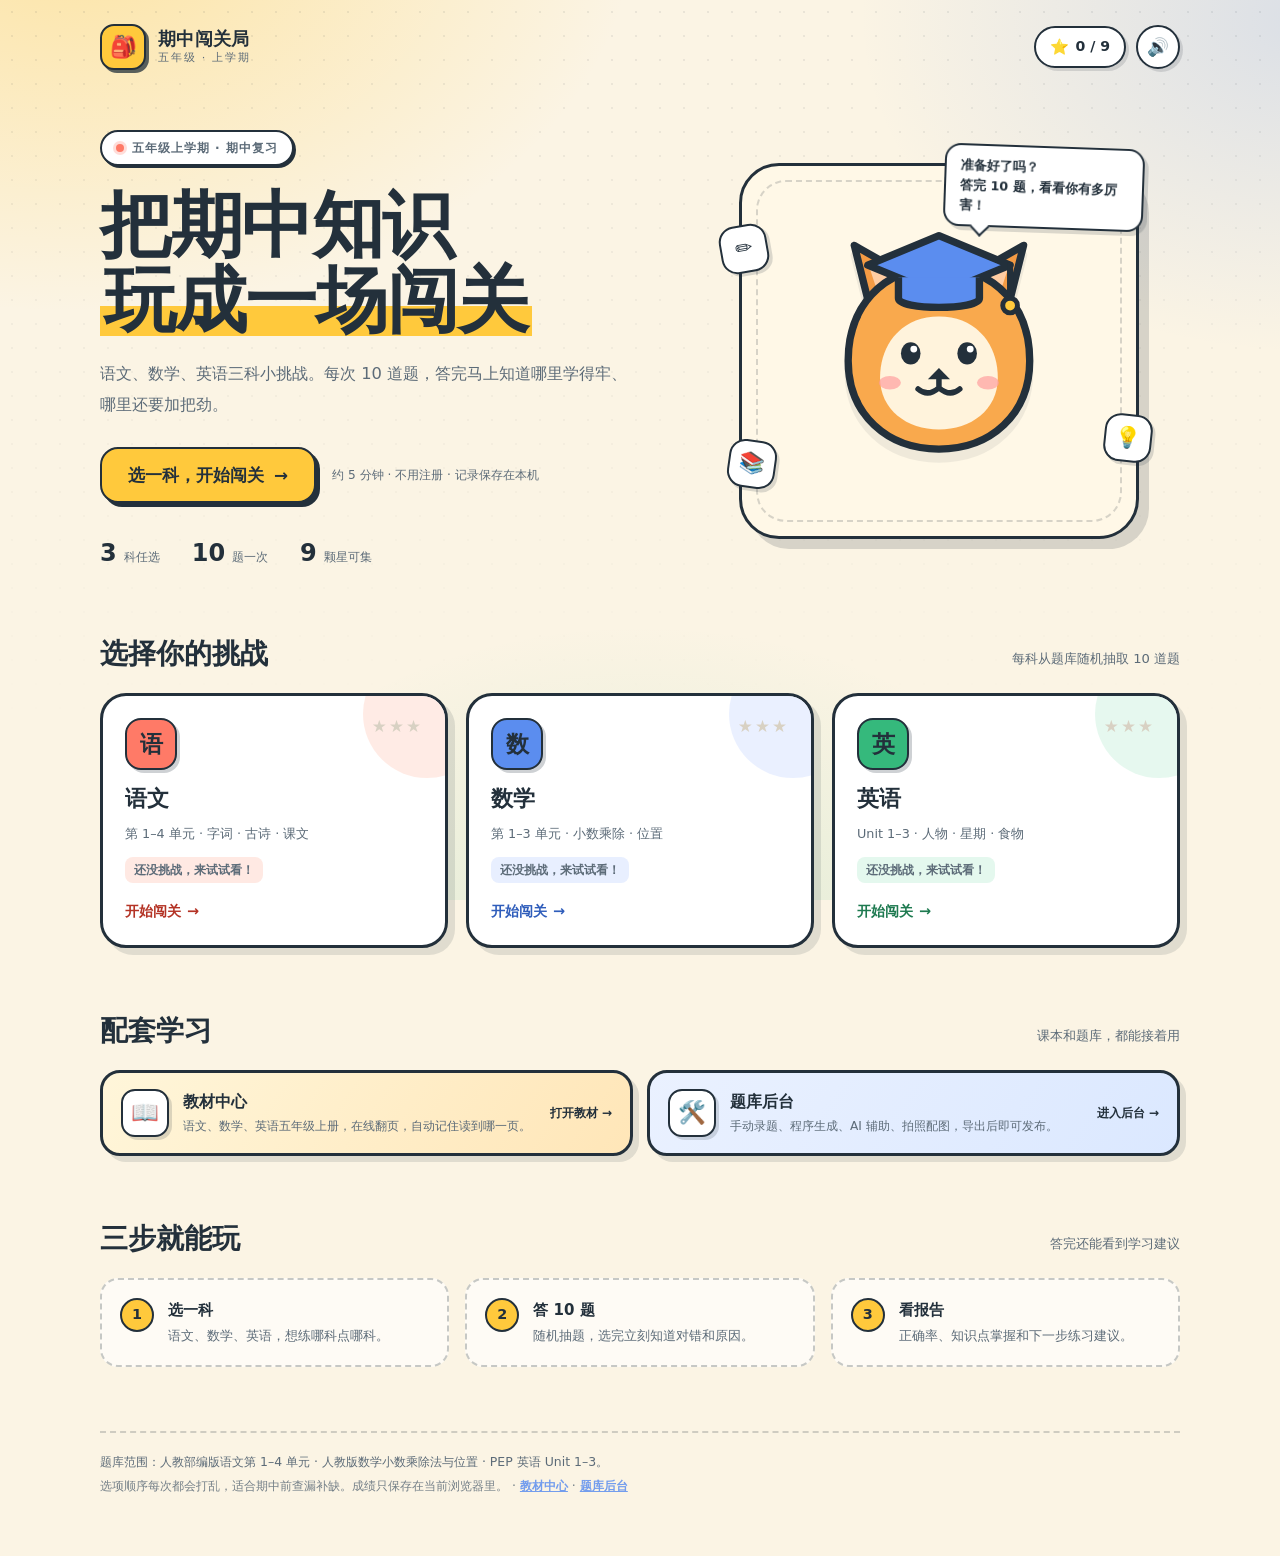
<file: index.html>
<!DOCTYPE html>
<html lang="zh-CN">
<head>
  <meta charset="UTF-8">
  <meta name="viewport" content="width=device-width, initial-scale=1.0, viewport-fit=cover">
  <meta name="theme-color" content="#FBF4E4">
  <meta name="description" content="五年级上学期期中闯关小游戏：语文、数学、英语三科随机答题，答完给出正确率、知识点掌握和学习建议。">
  <title>期中闯关局 · 五年级上学期</title>
  <link rel="icon" type="image/svg+xml" href="assets/favicon.svg">
  <link rel="stylesheet" href="assets/styles.css">
</head>
<body data-screen="home">
  <svg class="svg-defs" width="0" height="0" aria-hidden="true" focusable="false">
    <symbol id="fox-mascot" viewBox="0 0 220 220">
      <path d="M55 80 L41 24 L92 53 Z" fill="#F49B44" stroke="#23303B" stroke-width="6" stroke-linejoin="round"/>
      <path d="M62 68 L52 38 L82 54 Z" fill="#FFCDA3"/>
      <path d="M165 80 L179 24 L128 53 Z" fill="#F49B44" stroke="#23303B" stroke-width="6" stroke-linejoin="round"/>
      <path d="M158 68 L168 38 L138 54 Z" fill="#FFCDA3"/>
      <path d="M110 42 C158 42 184 76 184 118 C184 162 152 190 110 190 C68 190 36 162 36 118 C36 76 62 42 110 42 Z" fill="#F9A94D" stroke="#23303B" stroke-width="6"/>
      <path d="M110 82 C140 82 158 104 158 132 C158 158 136 174 110 174 C84 174 62 158 62 132 C62 104 80 82 110 82 Z" fill="#FFF3DC"/>
      <ellipse cx="87" cy="112" rx="8" ry="9" fill="#23303B"/>
      <ellipse cx="133" cy="112" rx="8" ry="9" fill="#23303B"/>
      <circle cx="89.5" cy="108.5" r="2.8" fill="#fff"/>
      <circle cx="135.5" cy="108.5" r="2.8" fill="#fff"/>
      <ellipse cx="70" cy="136" rx="9" ry="5.5" fill="#FF9E9E" opacity=".7"/>
      <ellipse cx="150" cy="136" rx="9" ry="5.5" fill="#FF9E9E" opacity=".7"/>
      <path d="M110 124 L101 133 L119 133 Z" fill="#23303B"/>
      <path d="M110 133 V140 M110 140 Q101 148 93 141 M110 140 Q119 148 127 141" fill="none" stroke="#23303B" stroke-width="4.5" stroke-linecap="round"/>
      <path d="M110 16 L168 40 L110 64 L52 40 Z" fill="#5B8DEF" stroke="#23303B" stroke-width="6" stroke-linejoin="round"/>
      <path d="M77 50 V67 C77 77 143 77 143 67 V50" fill="#5B8DEF" stroke="#23303B" stroke-width="6" stroke-linejoin="round"/>
      <path d="M168 40 V67" stroke="#23303B" stroke-width="5" stroke-linecap="round"/>
      <circle cx="168" cy="73" r="6" fill="#FFC93C" stroke="#23303B" stroke-width="4"/>
    </symbol>
  </svg>

  <canvas id="confetti" aria-hidden="true"></canvas>

  <header class="topbar">
    <a class="brand" href="#" id="brand-home" aria-label="回到期中闯关局首页">
      <span class="brand__mark" aria-hidden="true">🎒</span>
      <span class="brand__text">
        <b>期中闯关局</b>
        <small>五年级 · 上学期</small>
      </span>
    </a>
    <div class="topbar__tools">
      <span class="total-stars" aria-label="已收集星星">
        <span class="total-stars__icon" aria-hidden="true">⭐</span>
        <b id="total-stars">0 / 9</b>
      </span>
      <button type="button" class="sound-toggle" id="sound-toggle" aria-pressed="true" aria-label="关闭音效">🔊</button>
    </div>
  </header>

  <main class="page">
    <!-- 首页 -->
    <section class="screen screen--home" id="screen-home" aria-labelledby="home-title">
      <div class="hero">
        <div class="hero__copy">
          <p class="eyebrow"><span class="eyebrow__dot" aria-hidden="true"></span>五年级上学期 · 期中复习</p>
          <h1 id="home-title">把期中知识<br><em>玩成一场闯关</em></h1>
          <p class="hero__lead">语文、数学、英语三科小挑战。每次 10 道题，答完马上知道哪里学得牢、哪里还要加把劲。</p>
          <div class="hero__actions">
            <button type="button" class="btn btn--primary btn--lg" id="hero-start">
              选一科，开始闯关
              <span class="btn__arrow" aria-hidden="true">→</span>
            </button>
            <span class="hero__hint">约 5 分钟 · 不用注册 · 记录保存在本机</span>
          </div>
          <ul class="hero__meta" aria-label="游戏信息">
            <li><b>3</b><span>科任选</span></li>
            <li><b>10</b><span>题一次</span></li>
            <li><b>9</b><span>颗星可集</span></li>
          </ul>
        </div>

        <div class="hero__side">
          <div class="mascot-card">
            <p class="speech">准备好了吗？<br>答完 10 题，看看你有多厉害！</p>
            <svg class="mascot" viewBox="0 0 220 220" role="img" aria-label="戴学士帽的小狐狸">
              <use href="#fox-mascot"></use>
            </svg>
            <span class="float-badge float-badge--pencil" aria-hidden="true">✏️</span>
            <span class="float-badge float-badge--book" aria-hidden="true">📚</span>
            <span class="float-badge float-badge--bulb" aria-hidden="true">💡</span>
          </div>
        </div>
      </div>

      <div class="section-head">
        <h2>选择你的挑战</h2>
        <p>每科从题库随机抽取 10 道题</p>
      </div>
      <div class="subject-grid" id="subject-grid"></div>

      <section class="study-hub" aria-labelledby="study-hub-title">
        <div class="section-head">
          <h2 id="study-hub-title">配套学习</h2>
          <p>课本和题库，都能接着用</p>
        </div>
        <div class="study-hub__grid">
          <a class="hub-card hub-card--books" href="textbooks/">
            <span class="hub-card__icon" aria-hidden="true">📖</span>
            <span class="hub-card__copy">
              <b>教材中心</b>
              <span>语文、数学、英语五年级上册，在线翻页，自动记住读到哪一页。</span>
            </span>
            <span class="hub-card__go">打开教材 <span aria-hidden="true">→</span></span>
          </a>
          <a class="hub-card hub-card--admin" href="admin/">
            <span class="hub-card__icon" aria-hidden="true">🛠️</span>
            <span class="hub-card__copy">
              <b>题库后台</b>
              <span>手动录题、程序生成、AI 辅助、拍照配图，导出后即可发布。</span>
            </span>
            <span class="hub-card__go">进入后台 <span aria-hidden="true">→</span></span>
          </a>
        </div>
      </section>

      <section class="how" aria-labelledby="how-title">
        <div class="section-head">
          <h2 id="how-title">三步就能玩</h2>
          <p>答完还能看到学习建议</p>
        </div>
        <ol class="steps">
          <li>
            <span class="step-num" aria-hidden="true">1</span>
            <div><b>选一科</b><p>语文、数学、英语，想练哪科点哪科。</p></div>
          </li>
          <li>
            <span class="step-num" aria-hidden="true">2</span>
            <div><b>答 10 题</b><p>随机抽题，选完立刻知道对错和原因。</p></div>
          </li>
          <li>
            <span class="step-num" aria-hidden="true">3</span>
            <div><b>看报告</b><p>正确率、知识点掌握和下一步练习建议。</p></div>
          </li>
        </ol>
      </section>

      <footer class="footer">
        <p>题库范围：人教部编版语文第 1–4 单元 · 人教版数学小数乘除法与位置 · PEP 英语 Unit 1–3。</p>
        <p class="footer__small">选项顺序每次都会打乱，适合期中前查漏补缺。成绩只保存在当前浏览器里。 · <a href="textbooks/">教材中心</a> · <a href="admin/">题库后台</a></p>
      </footer>
    </section>

    <!-- 答题页 -->
    <section class="screen screen--quiz" id="screen-quiz" aria-labelledby="q-text" hidden>
      <div class="quiz-wrap">
        <div class="quiz-top">
          <button type="button" class="btn btn--ghost btn--sm" id="quit-quiz">← 退出</button>
          <span class="quiz-subject" id="quiz-subject">语文 · 期中闯关</span>
          <span class="quiz-score" id="quiz-score-chip">得分 <b id="quiz-score">0</b></span>
        </div>
        <div class="quiz-meta">
          <span id="q-index">第 1 / 10 题</span>
          <span class="quiz-combo" id="q-combo" hidden>🔥 连击 ×2</span>
          <span class="quiz-time" id="q-time">00:00</span>
        </div>
        <div class="progress" role="progressbar" aria-label="闯关进度">
          <span class="progress__bar" id="progress-bar"></span>
        </div>

        <article class="question-card" id="question-card">
          <div class="question-card__head">
            <span class="q-tag" id="q-tag">修辞手法</span>
            <span class="keyboard-hint">按 1–4 可快速作答</span>
          </div>
          <h1 class="q-text" id="q-text">题目加载中…</h1>
          <div class="q-figure-wrap" id="q-figure" hidden></div>
          <div class="options" id="options" role="group" aria-labelledby="q-text"></div>

          <div class="feedback" id="feedback" hidden aria-live="polite">
            <div class="feedback__head">
              <span class="feedback__icon" id="feedback-icon" aria-hidden="true">✓</span>
              <b id="feedback-title">答对啦！</b>
            </div>
            <p class="feedback__text" id="feedback-text"></p>
            <button type="button" class="btn btn--primary btn--sm next-btn" id="next-btn">下一题 →</button>
          </div>
        </article>
        <p class="quiz-footnote">选好答案后会自动判分，错题会在最后统一回顾。</p>
      </div>
    </section>

    <!-- 结果页 -->
    <section class="screen screen--result" id="screen-result" aria-labelledby="result-title" hidden>
      <div class="result-wrap">
        <div class="result-hero">
          <div class="result-mascot">
            <svg class="mascot" viewBox="0 0 220 220" aria-hidden="true">
              <use href="#fox-mascot"></use>
            </svg>
            <span class="result-mascot__spark" aria-hidden="true">✨</span>
          </div>
          <p class="eyebrow" id="result-subject">语文 · 期中闯关</p>
          <h1 id="result-title">太厉害了，小侦探！</h1>
          <div class="stars" id="result-stars" aria-label="获得 3 星">
            <span class="star is-on">★</span><span class="star is-on">★</span><span class="star is-on">★</span>
          </div>
          <p class="result-score"><b id="result-score">0</b><span>分</span></p>
          <p class="result-note" id="result-note"></p>
          <div class="result-chips" id="result-chips"></div>
        </div>

        <div class="result-grid">
          <section class="panel">
            <div class="panel__head">
              <h2>知识点掌握</h2>
              <span class="panel__hint">越靠前越需要加练</span>
            </div>
            <div class="knowledge-list" id="knowledge-list"></div>
          </section>

          <section class="panel panel--tips">
            <div class="panel__head">
              <h2>下一步这样练</h2>
            </div>
            <ol class="tips" id="tips"></ol>
          </section>
        </div>

        <section class="panel panel--review">
          <div class="panel__head">
            <h2>错题回顾</h2>
            <span class="panel__hint" id="wrong-count"></span>
          </div>
          <div class="wrong-list" id="wrong-list"></div>
        </section>

        <div class="result-actions">
          <button type="button" class="btn btn--primary btn--lg" id="retry">再战一次 →</button>
          <button type="button" class="btn btn--secondary btn--lg" id="back-home">换一科</button>
        </div>
        <p class="result-footnote">成绩保存在本机浏览器，换设备不会同步。</p>
      </div>
    </section>
  </main>

  <noscript>
    <p class="noscript">这个闯关小游戏需要开启 JavaScript 才能玩，请在浏览器设置里打开后刷新页面。</p>
  </noscript>

  <script src="assets/questions.js"></script>
  <script src="assets/app.js"></script>
</body>
</html>
</file>
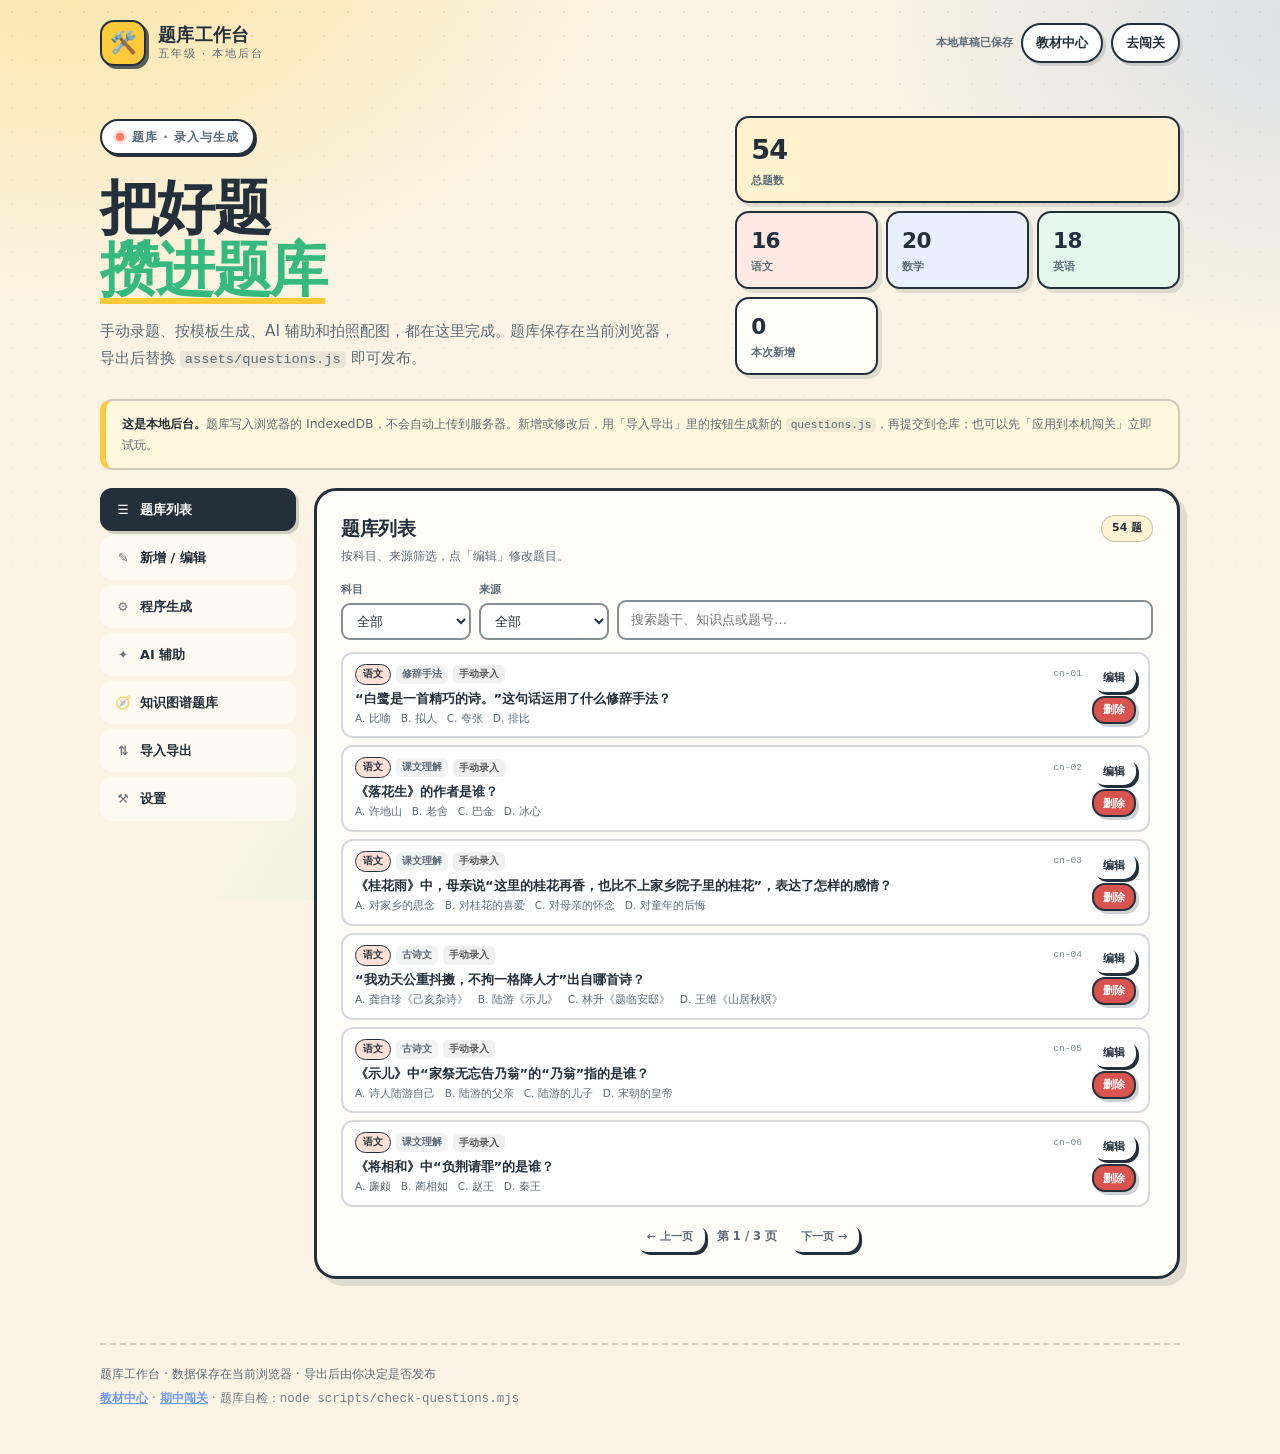
<file: admin/index.html>
<!DOCTYPE html>
<html lang="zh-CN">
<head>
  <meta charset="UTF-8">
  <meta name="viewport" content="width=device-width, initial-scale=1.0, viewport-fit=cover">
  <meta name="theme-color" content="#FBF4E4">
  <meta name="description" content="五年级题库工作台：手动录题、程序生成、AI 辅助和题库导入导出。">
  <title>题库工作台 · 五年级</title>
  <link rel="icon" type="image/svg+xml" href="../assets/favicon.svg">
  <link rel="stylesheet" href="../assets/styles.css">
  <link rel="stylesheet" href="assets/admin.css">
</head>
<body class="admin-page">
  <header class="admin-top">
    <a class="brand" href="../index.html" aria-label="回到期中闯关局首页">
      <span class="brand__mark" aria-hidden="true">🛠️</span>
      <span class="brand__text">
        <b>题库工作台</b>
        <small>五年级 · 本地后台</small>
      </span>
    </a>
    <div class="admin-top__actions">
      <span class="save-state" id="save-state">正在读取本地题库…</span>
      <a class="top-link" href="../textbooks/">教材中心</a>
      <a class="top-link" href="../index.html">去闯关</a>
    </div>
  </header>

  <main class="page admin-main">
    <section class="admin-hero" aria-labelledby="admin-title">
      <div>
        <p class="eyebrow"><span class="eyebrow__dot" aria-hidden="true"></span>题库 · 录入与生成</p>
        <h1 id="admin-title">把好题<br><em>攒进题库</em></h1>
        <p class="admin-hero__lead">手动录题、按模板生成、AI 辅助和拍照配图，都在这里完成。题库保存在当前浏览器，导出后替换 <code>assets/questions.js</code> 即可发布。</p>
      </div>
      <div class="admin-stats" aria-label="题库统计">
        <div class="stat-card stat-card--total"><b id="stat-total">0</b><span>总题数</span></div>
        <div class="stat-card stat-card--chinese"><b id="stat-chinese">0</b><span>语文</span></div>
        <div class="stat-card stat-card--math"><b id="stat-math">0</b><span>数学</span></div>
        <div class="stat-card stat-card--english"><b id="stat-english">0</b><span>英语</span></div>
        <div class="stat-card stat-card--local"><b id="stat-local">0</b><span>本次新增</span></div>
      </div>
    </section>

    <div class="admin-note">
      <b>这是本地后台。</b>题库写入浏览器的 IndexedDB，不会自动上传到服务器。新增或修改后，用「导入导出」里的按钮生成新的 <code>questions.js</code>，再提交到仓库；也可以先「应用到本机闯关」立即试玩。
    </div>

    <div class="admin-layout">
      <nav class="admin-tabs" role="tablist" aria-label="题库后台功能">
        <button type="button" class="admin-tab is-active" role="tab" aria-selected="true" aria-controls="panel-list" id="tab-list" data-tab="list"><span aria-hidden="true">☰</span> 题库列表</button>
        <button type="button" class="admin-tab" role="tab" aria-selected="false" aria-controls="panel-form" id="tab-form" data-tab="form"><span aria-hidden="true">✎</span> 新增 / 编辑</button>
        <button type="button" class="admin-tab" role="tab" aria-selected="false" aria-controls="panel-generate" id="tab-generate" data-tab="generate"><span aria-hidden="true">⚙</span> 程序生成</button>
        <button type="button" class="admin-tab" role="tab" aria-selected="false" aria-controls="panel-ai" id="tab-ai" data-tab="ai"><span aria-hidden="true">✦</span> AI 辅助</button>
        <button type="button" class="admin-tab" role="tab" aria-selected="false" aria-controls="panel-taxonomy" id="tab-taxonomy" data-tab="taxonomy"><span aria-hidden="true">🧭</span> 知识图谱题库</button>
        <button type="button" class="admin-tab" role="tab" aria-selected="false" aria-controls="panel-io" id="tab-io" data-tab="io"><span aria-hidden="true">⇅</span> 导入导出</button>
        <button type="button" class="admin-tab" role="tab" aria-selected="false" aria-controls="panel-settings" id="tab-settings" data-tab="settings"><span aria-hidden="true">⚒</span> 设置</button>
      </nav>

      <div class="admin-content">
        <!-- 题库列表 -->
        <section class="admin-panel is-active" id="panel-list" role="tabpanel" aria-labelledby="tab-list">
          <div class="panel-head">
            <div>
              <h2>题库列表</h2>
              <p>按科目、来源筛选，点「编辑」修改题目。</p>
            </div>
            <span class="panel-count" id="list-count">0 题</span>
          </div>
          <div class="list-toolbar">
            <label class="field field--inline">
              <span>科目</span>
              <select id="list-subject">
                <option value="">全部</option>
                <option value="chinese">语文</option>
                <option value="math">数学</option>
                <option value="english">英语</option>
              </select>
            </label>
            <label class="field field--inline">
              <span>来源</span>
              <select id="list-source">
                <option value="">全部</option>
                <option value="manual">手动录入</option>
                <option value="generated">程序生成</option>
                <option value="ai">AI 辅助</option>
                <option value="photo">拍照配图</option>
                <option value="taxonomy">知识图谱</option>
              </select>
            </label>
            <label class="field field--search">
              <span class="visually-hidden">搜索题目</span>
              <input type="search" id="list-search" placeholder="搜索题干、知识点或题号…" autocomplete="off">
            </label>
          </div>
          <div class="question-list" id="question-list" aria-live="polite"></div>
          <div class="empty-state" id="list-empty" hidden>
            <b>没有找到题目</b>
            <p>换个筛选条件，或者去「新增 / 编辑」录一道题。</p>
          </div>
          <div class="pager" id="list-pager" hidden>
            <button type="button" class="btn btn--ghost btn--sm" id="list-prev">← 上一页</button>
            <span id="list-page">第 1 / 1 页</span>
            <button type="button" class="btn btn--ghost btn--sm" id="list-next">下一页 →</button>
          </div>
        </section>

        <!-- 新增/编辑 -->
        <section class="admin-panel" id="panel-form" role="tabpanel" aria-labelledby="tab-form" hidden>
          <div class="panel-head">
            <div>
              <h2 id="form-title">新增题目</h2>
              <p>选择题 3–4 个选项（A/B/C 必填，D 可选）；图片会随题库导出，建议先压缩。</p>
            </div>
            <span class="panel-count" id="form-mode">新题</span>
          </div>
          <form class="question-form" id="question-form" novalidate>
            <input type="hidden" id="form-id">
            <div class="form-grid">
              <label class="field">
                <span>科目 <em>*</em></span>
                <select id="form-subject" required>
                  <option value="chinese">语文</option>
                  <option value="math">数学</option>
                  <option value="english">英语</option>
                </select>
              </label>
              <label class="field">
                <span>知识点 <em>*</em></span>
                <input type="text" id="form-point" list="point-options" placeholder="如：小数乘法、修辞手法" maxlength="30" required>
                <datalist id="point-options"></datalist>
              </label>
              <label class="field">
                <span>来源</span>
                <select id="form-source">
                  <option value="manual">手动录入</option>
                  <option value="generated">程序生成</option>
                  <option value="ai">AI 辅助</option>
                  <option value="photo">拍照配图</option>
                  <option value="taxonomy">知识图谱</option>
                </select>
              </label>
              <label class="field">
                <span>题号</span>
                <input type="text" id="form-id-display" readonly placeholder="保存时自动生成">
              </label>
            </div>

            <label class="field">
              <span>题干 <em>*</em></span>
              <textarea id="form-question" rows="3" maxlength="500" placeholder="把题目完整地写在这里" required></textarea>
            </label>

            <div class="options-editor">
              <p class="field-label">选项 <em>*</em> <small>至少 3 个，D 可留空；答案在右侧选择</small></p>
              <div class="option-row"><span class="option-letter">A</span><input type="text" id="form-option-a" maxlength="120" placeholder="选项 A" required></div>
              <div class="option-row"><span class="option-letter">B</span><input type="text" id="form-option-b" maxlength="120" placeholder="选项 B" required></div>
              <div class="option-row"><span class="option-letter">C</span><input type="text" id="form-option-c" maxlength="120" placeholder="选项 C" required></div>
              <div class="option-row"><span class="option-letter">D</span><input type="text" id="form-option-d" maxlength="120" placeholder="选项 D（可选）"></div>
              <label class="field field--answer">
                <span>正确答案</span>
                <select id="form-answer">
                  <option value="0">A</option>
                  <option value="1">B</option>
                  <option value="2">C</option>
                  <option value="3">D</option>
                </select>
              </label>
            </div>

            <label class="field">
              <span>解析 <em>*</em></span>
              <textarea id="form-explain" rows="3" maxlength="600" placeholder="为什么选这个答案？错项错在哪里？" required></textarea>
            </label>

            <div class="figure-editor">
              <p class="field-label">配图 <small>可选；适合图形题、看图题</small></p>
              <div class="figure-editor__row">
                <label class="btn btn--ghost btn--sm figure-upload">
                  选择图片 / 拍照
                  <input type="file" id="form-figure" accept="image/*" capture="environment">
                </label>
                <button type="button" class="btn btn--ghost btn--sm" id="form-figure-clear" hidden>移除图片</button>
                <span class="figure-editor__hint" id="figure-hint">支持 JPG / PNG / WebP，自动压缩到 1600px</span>
              </div>
              <div class="figure-preview" id="form-figure-preview" hidden>
                <img id="form-figure-img" alt="题目配图预览">
              </div>
              <label class="field" id="alt-field" hidden>
                <span>图片替代文字 <small>给读屏软件和图片加载失败时使用</small></span>
                <input type="text" id="form-figure-alt" maxlength="120" placeholder="如：方格图，点 A 在第 3 列第 4 行">
              </label>
            </div>

            <div class="form-error" id="form-error" role="alert" hidden></div>
            <div class="form-actions">
              <button type="submit" class="btn btn--primary" id="form-save">保存题目</button>
              <button type="button" class="btn btn--secondary" id="form-save-next">保存并继续录入</button>
              <button type="button" class="btn btn--ghost" id="form-cancel" hidden>取消编辑</button>
              <button type="button" class="btn btn--danger" id="form-delete" hidden>删除这道题</button>
            </div>
          </form>
        </section>

        <!-- 程序生成 -->
        <section class="admin-panel" id="panel-generate" role="tabpanel" aria-labelledby="tab-generate" hidden>
          <div class="panel-head">
            <div>
              <h2>程序生成</h2>
              <p>按模板随机出题，答案由程序计算；生成后仍可编辑再入库。</p>
            </div>
          </div>
          <div class="generator-layout">
            <div class="generator-controls">
              <label class="field">
                <span>题型</span>
                <select id="generator-kind"></select>
              </label>
              <p class="generator-hint" id="generator-hint"></p>
              <div class="generator-buttons">
                <button type="button" class="btn btn--secondary" id="generate-preview">换一题</button>
                <button type="button" class="btn btn--primary" id="generate-add">加入题库</button>
                <button type="button" class="btn btn--ghost" id="generate-add-five">连续加入 5 题</button>
              </div>
              <p class="generator-note">生成器只覆盖数学：小数乘法、小数除法、简便运算和位置。语文、英语更适合手动录题或 AI 辅助。</p>
            </div>
            <div class="generator-stage" id="generate-stage" aria-live="polite">
              <p class="placeholder-note">选一个题型，点「换一题」预览。</p>
            </div>
          </div>
        </section>

        <!-- AI 辅助 -->
        <section class="admin-panel" id="panel-ai" role="tabpanel" aria-labelledby="tab-ai" hidden>
          <div class="panel-head">
            <div>
              <h2>AI 辅助</h2>
              <p>先生成提示词，复制到任意 AI 对话；配置 API 后也可以直接在这里生成。</p>
            </div>
          </div>
          <div class="ai-grid">
            <section class="ai-card">
              <h3>1. 生成新题</h3>
              <div class="form-grid">
                <label class="field"><span>科目</span>
                  <select id="ai-subject">
                    <option value="chinese">语文</option>
                    <option value="math">数学</option>
                    <option value="english">英语</option>
                  </select>
                </label>
                <label class="field"><span>知识点</span><input type="text" id="ai-point" placeholder="如：小数除法、古诗文" maxlength="30"></label>
                <label class="field"><span>数量</span>
                  <select id="ai-count">
                    <option value="3">3 题</option>
                    <option value="5" selected>5 题</option>
                    <option value="8">8 题</option>
                  </select>
                </label>
              </div>
              <label class="field"><span>补充要求</span><textarea id="ai-extra" rows="2" placeholder="如：围绕第 3 单元，难度偏基础，不要计算器题"></textarea></label>
              <div class="ai-actions">
                <button type="button" class="btn btn--ghost" id="ai-copy-prompt">复制提示词</button>
                <button type="button" class="btn btn--primary" id="ai-generate">调用 AI 生成</button>
              </div>
              <label class="field"><span>提示词</span><textarea id="ai-prompt" rows="7" readonly></textarea></label>
              <p class="ai-status" id="ai-status"></p>
            </section>

            <section class="ai-card">
              <h3>2. 粘贴 AI 结果</h3>
              <label class="field"><span>AI 返回的 JSON</span><textarea id="ai-paste" rows="8" placeholder='{"questions":[{"point":"…","q":"…","options":["…","…","…","…"],"answer":0,"explain":"…"}]}'></textarea></label>
              <div class="ai-actions">
                <button type="button" class="btn btn--secondary" id="ai-parse-paste">解析并预览</button>
              </div>
              <p class="ai-status" id="ai-parse-status"></p>
            </section>

            <section class="ai-card ai-card--wide">
              <h3>3. 拍照识图 <small>需要配置支持图片的模型</small></h3>
              <p class="ai-card__desc">先拍照/选图，再让视觉模型把题目转成结构化 JSON；识别结果必须人工校对后才能入库。</p>
              <div class="vision-row">
                <label class="btn btn--ghost btn--sm figure-upload">
                  选择图片 / 拍照
                  <input type="file" id="vision-file" accept="image/*" capture="environment">
                </label>
                <button type="button" class="btn btn--primary btn--sm" id="vision-generate">识图并解析</button>
                <span class="ai-status" id="vision-status"></span>
              </div>
              <div class="vision-preview" id="vision-preview" hidden><img id="vision-img" alt="待识别的题目照片"></div>
            </section>

            <section class="ai-card ai-card--wide">
              <h3>4. 待入库预览</h3>
              <div id="ai-result" class="preview-list"><p class="placeholder-note">生成或解析后，题目会出现在这里。</p></div>
              <div class="ai-actions" id="ai-result-actions" hidden>
                <button type="button" class="btn btn--primary" id="ai-add-all">全部加入题库</button>
              </div>
            </section>
          </div>
        </section>

        <!-- 知识图谱题库 -->
        <section class="admin-panel" id="panel-taxonomy" role="tabpanel" aria-labelledby="tab-taxonomy" hidden>
          <div class="panel-head">
            <div>
              <h2>知识图谱题库</h2>
              <p>从 cn-math-taxonomy 导入三科五年级的选择题；数值题请到图谱诊断页练习。</p>
            </div>
            <span class="panel-count" id="tax-count">—</span>
          </div>
          <div class="tax-source-note">
            <span>90 个知识点 · 360 道题（291 道选择 / 69 道数值），按单元筛选后导入。</span>
            <a href="../cn-math-taxonomy/explore/?subject=chinese&grade=5" target="_blank" rel="noopener noreferrer">打开知识图谱 ↗</a>
          </div>
          <div class="list-toolbar tax-toolbar">
            <label class="field field--inline">
              <span>科目</span>
              <select id="tax-subject">
                <option value="chinese">语文</option>
                <option value="math">数学</option>
                <option value="english">英语</option>
              </select>
            </label>
            <label class="field field--inline">
              <span>单元</span>
              <select id="tax-unit"><option value="">全部单元</option></select>
            </label>
            <label class="field field--inline">
              <span>题型</span>
              <select id="tax-type">
                <option value="choice">选择题（可导入）</option>
                <option value="numeric">数值题（诊断页练习）</option>
                <option value="">全部</option>
              </select>
            </label>
            <label class="field field--inline">
              <span>难度</span>
              <select id="tax-difficulty">
                <option value="">全部</option>
                <option value="basic">基础</option>
                <option value="standard">标准</option>
                <option value="challenge">挑战</option>
                <option value="advanced">进阶</option>
              </select>
            </label>
            <label class="field field--search">
              <span class="visually-hidden">搜索知识图谱题目</span>
              <input type="search" id="tax-search" placeholder="搜索题干、知识点…" autocomplete="off">
            </label>
          </div>
          <div class="tax-actions">
            <button type="button" class="btn btn--primary btn--sm" id="tax-import-all">导入当前筛选的选择题</button>
            <span class="ai-status" id="tax-status"></span>
          </div>
          <div class="tax-list" id="tax-list" aria-live="polite">
            <p class="placeholder-note">正在读取知识图谱数据…</p>
          </div>
        </section>

        <!-- 导入导出 -->
        <section class="admin-panel" id="panel-io" role="tabpanel" aria-labelledby="tab-io" hidden>
          <div class="panel-head">
            <div>
              <h2>导入导出</h2>
              <p>导出的 <code>questions.js</code> 与现有题库格式一致，可以直接替换仓库文件。</p>
            </div>
            <span class="panel-count" id="export-count">0 题</span>
          </div>
          <div class="io-grid">
            <section class="io-card">
              <h3>发布题库</h3>
              <p>把当前本地题库导出为 <code>assets/questions.js</code>，替换仓库中的同名文件后提交即可。<b>导出前请先自检。</b></p>
              <div class="io-actions">
                <button type="button" class="btn btn--primary" id="export-js">下载 questions.js</button>
                <button type="button" class="btn btn--secondary" id="copy-js">复制 questions.js</button>
                <button type="button" class="btn btn--ghost" id="export-json">下载 JSON</button>
                <button type="button" class="btn btn--ghost" id="copy-json">复制 JSON</button>
              </div>
              <p class="io-status" id="export-status"></p>
              <div class="io-apply">
                <button type="button" class="btn btn--primary" id="apply-local">应用到本机闯关</button>
                <button type="button" class="btn btn--ghost" id="reset-bank">恢复默认题库</button>
              </div>
              <p class="io-status" id="apply-status"></p>
            </section>

            <section class="io-card">
              <h3>导入题库</h3>
              <p>支持 <code>questions.js</code>、JSON 文件，或直接粘贴 JSON。导入的是你选择的文件，请确认来源可信。</p>
              <div class="io-actions">
                <label class="btn btn--ghost btn--sm figure-upload">
                  选择文件
                  <input type="file" id="io-file" accept=".json,.js,application/json,text/javascript">
                </label>
                <button type="button" class="btn btn--secondary btn--sm" id="io-parse">解析并预览</button>
              </div>
              <label class="field"><span>或粘贴内容</span><textarea id="io-text" rows="7" placeholder="window.QUIZ_BANK = { … } 或纯 JSON"></textarea></label>
              <p class="io-status" id="io-status"></p>
              <div id="io-preview" class="preview-list"></div>
              <div class="io-actions" id="io-import-actions" hidden>
                <button type="button" class="btn btn--primary" id="io-merge">合并导入</button>
                <button type="button" class="btn btn--danger" id="io-replace">替换题库</button>
              </div>
            </section>
          </div>
        </section>

        <!-- 设置 -->
        <section class="admin-panel" id="panel-settings" role="tabpanel" aria-labelledby="tab-settings" hidden>
          <div class="panel-head">
            <div>
              <h2>设置</h2>
              <p>AI 调用是可选的。API Key 只保存在当前浏览器，不会写入导出的题库。</p>
            </div>
          </div>
          <div class="settings-card">
            <div class="provider-presets" role="group" aria-label="服务商预设">
              <button type="button" class="btn btn--ghost btn--sm" data-provider="openai">OpenAI</button>
              <button type="button" class="btn btn--ghost btn--sm" data-provider="deepseek">DeepSeek</button>
              <button type="button" class="btn btn--ghost btn--sm" data-provider="dashscope">通义千问</button>
              <button type="button" class="btn btn--ghost btn--sm" data-provider="zhipu">智谱</button>
            </div>
            <label class="field"><span>API 地址 <small>OpenAI 兼容的 chat/completions</small></span><input type="url" id="set-endpoint" placeholder="https://api.openai.com/v1/chat/completions"></label>
            <div class="form-grid">
              <label class="field"><span>文本模型</span><input type="text" id="set-model" placeholder="gpt-4o-mini"></label>
              <label class="field"><span>视觉模型 <small>识图用，可留空</small></span><input type="text" id="set-vision-model" placeholder="gpt-4o-mini"></label>
            </div>
            <label class="field"><span>API Key</span><input type="password" id="set-key" placeholder="sk-…" autocomplete="off"></label>
            <div class="form-actions">
              <button type="button" class="btn btn--primary" id="save-settings">保存设置</button>
              <button type="button" class="btn btn--ghost" id="clear-settings">清除 Key</button>
            </div>
            <p class="settings-note" id="settings-state"></p>
            <div class="settings-warning">
              <b>使用提醒</b>
              <ul>
                <li>浏览器直连第三方 AI 服务，部分服务可能因 CORS 或网络限制无法调用；调用失败时用「复制提示词」模式。</li>
                <li>不要使用主账号的长期密钥；建议单独创建限额 Key，用完可清除。</li>
                <li>AI 生成的题必须人工核对答案、选项和解析，确认后再入库。</li>
                <li>照片可能含姓名、学校等信息，上传前请先遮挡。</li>
              </ul>
            </div>
          </div>
        </section>
      </div>
    </div>

    <footer class="footer">
      <p>题库工作台 · 数据保存在当前浏览器 · 导出后由你决定是否发布</p>
      <p class="footer__small"><a href="../textbooks/">教材中心</a> · <a href="../index.html">期中闯关</a> · 题库自检：<code>node scripts/check-questions.mjs</code></p>
    </footer>
  </main>

  <div class="toast" id="toast" role="status" aria-live="polite" hidden></div>

  <script src="../assets/questions.js"></script>
  <script src="assets/generators.js"></script>
  <script src="assets/admin.js"></script>
</body>
</html>
</file>
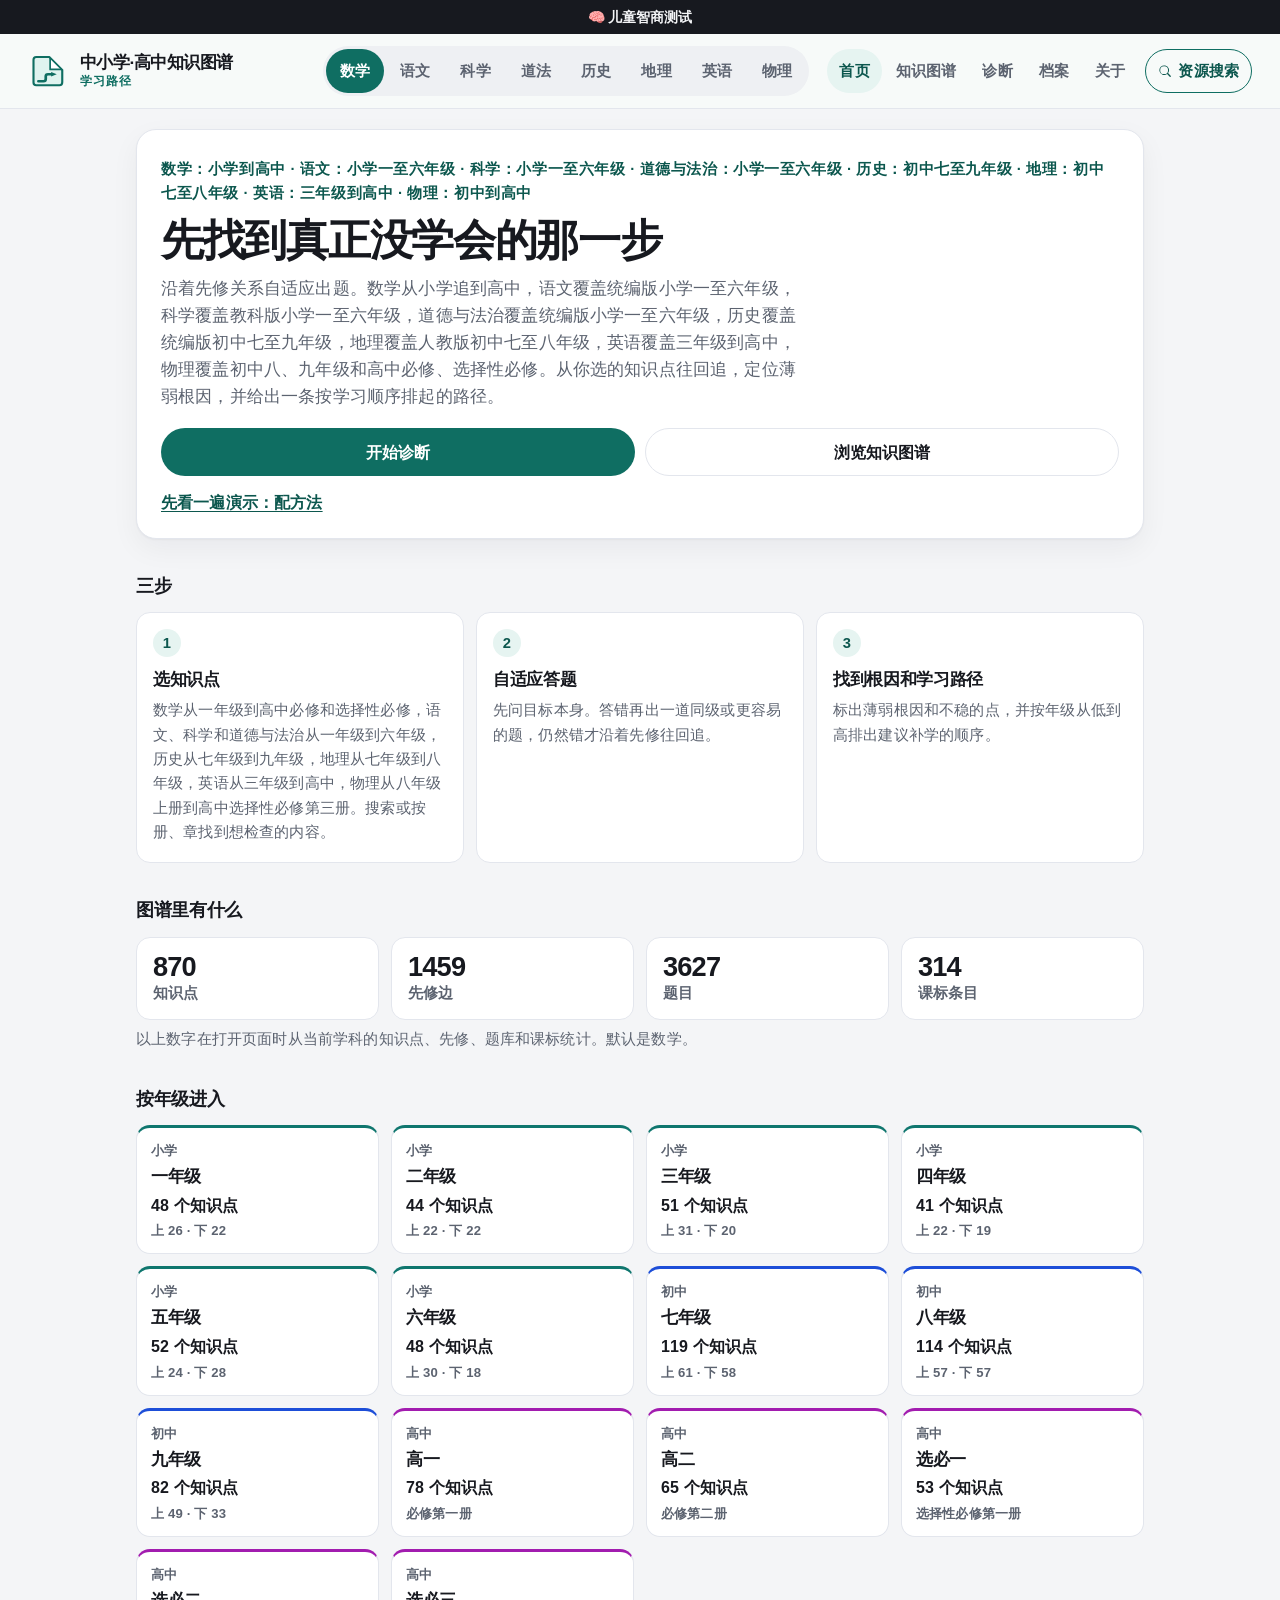
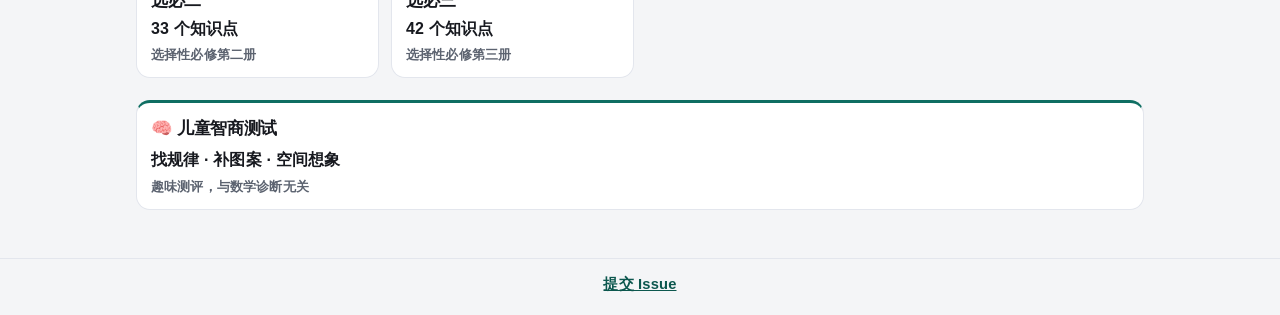
<file: cn-math-taxonomy/index.html>
<!DOCTYPE html>
<html lang="zh-CN">
<head>
<meta charset="utf-8">
<meta name="viewport" content="width=device-width, initial-scale=1">
<title>中小学·高中知识图谱</title>
<meta name="description" content="数学（小学到高中）、语文（小学一至六年级）、科学（小学一至六年级）、道德与法治（小学一至六年级）、历史（初中七至九年级）、地理（初中七至八年级）、英语（三年级到高中）和物理（初中、高中）的知识图谱。沿先修关系自适应出题，从选中的知识点往回找到薄弱根因。">
<link rel="icon" href="data:image/svg+xml,%3Csvg%20xmlns%3D%22http%3A%2F%2Fwww.w3.org%2F2000%2Fsvg%22%20viewBox%3D%220%200%2032%2032%22%3E%3Cpath%20fill%3D%22%23dff3ef%22%20stroke%3D%22%230f6e62%22%20stroke-width%3D%221.7%22%20stroke-linejoin%3D%22round%22%20d%3D%22M6.6%204.8H17L27.4%2015.2V25Q27.4%2027.4%2025.2%2027.4H6.6Q4.4%2027.4%204.4%2025.2V7Q4.4%204.8%206.6%204.8Z%22%2F%3E%3Cpath%20fill%3D%22%23ffffff%22%20d%3D%22M17.7%206.3%2026.1%2014.7H17.7Z%22%2F%3E%3Cpath%20fill%3D%22none%22%20stroke%3D%22%230f6e62%22%20stroke-width%3D%221.35%22%20stroke-linecap%3D%22round%22%20stroke-linejoin%3D%22round%22%20d%3D%22M17.7%206.3V14.7H26.1%22%2F%3E%3Cpath%20fill%3D%22none%22%20stroke%3D%22%230f6e62%22%20stroke-width%3D%222.15%22%20stroke-linecap%3D%22round%22%20stroke-linejoin%3D%22round%22%20d%3D%22M8.3%2024.2H12.4Q14.2%2024.2%2014.2%2022.4V20.2Q14.2%2018.6%2016%2018.6H18.8%22%2F%3E%3Cpath%20fill%3D%22%230f6e62%22%20d%3D%22M18.5%2016.85%2023%2018.6%2018.5%2020.35Z%22%2F%3E%3C%2Fsvg%3E">
<script>
(function () {
  var id = location.hash.replace(/^#/, '');
  try { id = decodeURIComponent(id); } catch (e) { return; }
  if (/^cnm_[A-Za-z0-9]+$/.test(id)) {
    document.documentElement.style.visibility = 'hidden';
    location.replace('explore/#' + encodeURIComponent(id));
  } else if (/^cne_[A-Za-z0-9]+$/.test(id)) {
    document.documentElement.style.visibility = 'hidden';
    location.replace('explore/?subject=english#' + encodeURIComponent(id));
  } else if (/^cnp_[A-Za-z0-9]+$/.test(id)) {
    document.documentElement.style.visibility = 'hidden';
    location.replace('explore/?subject=physics#' + encodeURIComponent(id));
  } else if (/^cns_[A-Za-z0-9]+$/.test(id)) {
    document.documentElement.style.visibility = 'hidden';
    location.replace('explore/?subject=science#' + encodeURIComponent(id));
  } else if (/^cnc_[A-Za-z0-9]+$/.test(id)) {
    document.documentElement.style.visibility = 'hidden';
    location.replace('explore/?subject=chinese#' + encodeURIComponent(id));
  } else if (/^cnd_[A-Za-z0-9]+$/.test(id)) {
    document.documentElement.style.visibility = 'hidden';
    location.replace('explore/?subject=morality#' + encodeURIComponent(id));
  } else if (/^cnh_[A-Za-z0-9]+$/.test(id)) {
    document.documentElement.style.visibility = 'hidden';
    location.replace('explore/?subject=history#' + encodeURIComponent(id));
  } else if (/^cng_[A-Za-z0-9]+$/.test(id)) {
    document.documentElement.style.visibility = 'hidden';
    location.replace('explore/?subject=geography#' + encodeURIComponent(id));
  }
})();
</script>
<link rel="stylesheet" href="assets/site.css">
<link rel="manifest" href="manifest.webmanifest">
<link rel="apple-touch-icon" href="assets/icons/apple-touch-icon.png">
<meta name="theme-color" content="#0f6e62">
<meta name="mobile-web-app-capable" content="yes">
<meta name="apple-mobile-web-app-capable" content="yes">
<meta name="apple-mobile-web-app-title" content="知识图谱">
<link rel="stylesheet" href="assets/pwa.css">
</head>
<body class="page-home">
<a class="top-banner" href="https://test.pansgo.com/?from=math-top" target="_blank" rel="noopener">🧠 儿童智商测试</a>
<header class="site-header">
  <a class="brand" href="./">
    <svg class="logo" viewBox="0 0 32 32" aria-hidden="true"><path fill="var(--logo-sheet)" stroke="currentColor" stroke-width="1.7" stroke-linejoin="round" d="M6.6 4.8H17L27.4 15.2V25Q27.4 27.4 25.2 27.4H6.6Q4.4 27.4 4.4 25.2V7Q4.4 4.8 6.6 4.8Z"/><path fill="var(--logo-fold)" d="M17.7 6.3 26.1 14.7H17.7Z"/><path fill="none" stroke="currentColor" stroke-width="1.35" stroke-linecap="round" stroke-linejoin="round" d="M17.7 6.3V14.7H26.1"/><path fill="none" stroke="currentColor" stroke-width="2.15" stroke-linecap="round" stroke-linejoin="round" d="M8.3 24.2H12.4Q14.2 24.2 14.2 22.4V20.2Q14.2 18.6 16 18.6H18.8"/><path fill="currentColor" d="M18.5 16.85 23 18.6 18.5 20.35Z"/></svg>
    <span class="brand-copy">
      <span class="brand-name">中小学·高中知识图谱</span>
      <span class="brand-kicker">学习路径</span>
    </span>
  </a>
  <nav class="site-nav" aria-label="主导航">
    <div class="subject-switch" role="group" aria-label="学科">
      <a class="nav-link subject-link on" data-subject="math" href="./">数学</a>
      <a class="nav-link subject-link" data-subject="chinese" href="./?subject=chinese">语文</a>
      <a class="nav-link subject-link" data-subject="science" href="./?subject=science">科学</a>
      <a class="nav-link subject-link" data-subject="morality" href="./?subject=morality">道法</a>
      <a class="nav-link subject-link" data-subject="history" href="./?subject=history">历史</a>
      <a class="nav-link subject-link" data-subject="geography" href="./?subject=geography">地理</a>
      <a class="nav-link subject-link" data-subject="english" href="./?subject=english">英语</a>
      <a class="nav-link subject-link" data-subject="physics" href="./?subject=physics">物理</a>
    </div>
    <div class="page-links">
      <a class="nav-link active" href="./" aria-current="page">首页</a>
      <a class="nav-link" href="explore/">知识图谱</a>
      <a class="nav-link" href="diagnose/">诊断</a>
      <a class="nav-link" href="children/">档案</a>
      <a class="nav-link" href="https://github.com/xiaoyang111222/cn-math-taxonomy" target="_blank" rel="noopener noreferrer">关于</a>
      <a class="nav-link resource-search-btn" href="https://pansgo.com" target="_blank" rel="noopener noreferrer" title="网盘资源搜索">
        <svg class="resource-search-ico" viewBox="0 0 16 16" aria-hidden="true"><path fill="currentColor" d="M11.5 10.4a5.5 5.5 0 1 0-1.1 1.1l3 3a.75.75 0 0 0 1.06-1.06zM7 11.5A4.5 4.5 0 1 1 7 2.5a4.5 4.5 0 0 1 0 9z"/></svg>资源搜索
      </a>
    </div>
  </nav>
</header>
<main class="home">
  <section class="hero">
    <p class="eyebrow">数学：小学到高中 · 语文：小学一至六年级 · 科学：小学一至六年级 · 道德与法治：小学一至六年级 · 历史：初中七至九年级 · 地理：初中七至八年级 · 英语：三年级到高中 · 物理：初中到高中</p>
    <h1>先找到真正没学会的那一步</h1>
    <p class="lede">沿着先修关系自适应出题。数学从小学追到高中，语文覆盖统编版小学一至六年级，科学覆盖教科版小学一至六年级，道德与法治覆盖统编版小学一至六年级，历史覆盖统编版初中七至九年级，地理覆盖人教版初中七至八年级，英语覆盖三年级到高中，物理覆盖初中八、九年级和高中必修、选择性必修。从你选的知识点往回追，定位薄弱根因，并给出一条按学习顺序排起的路径。</p>
    <div class="hero-actions">
      <a class="btn btn-primary btn-lg" href="diagnose/">开始诊断</a>
      <a class="btn btn-lg" href="explore/">浏览知识图谱</a>
    </div>
    <p class="quiet-link"><a href="diagnose/?target=cnm_221&amp;demo=1">先看一遍演示：配方法</a></p>
  </section>

  <h2 class="section-title">三步</h2>
  <ol class="steps">
    <li>
      <span class="step-no">1</span>
      <h3>选知识点</h3>
      <p>数学从一年级到高中必修和选择性必修，语文、科学和道德与法治从一年级到六年级，历史从七年级到九年级，地理从七年级到八年级，英语从三年级到高中，物理从八年级上册到高中选择性必修第三册。搜索或按册、章找到想检查的内容。</p>
    </li>
    <li>
      <span class="step-no">2</span>
      <h3>自适应答题</h3>
      <p>先问目标本身。答错再出一道同级或更容易的题，仍然错才沿着先修往回追。</p>
    </li>
    <li>
      <span class="step-no">3</span>
      <h3>找到根因和学习路径</h3>
      <p>标出薄弱根因和不稳的点，并按年级从低到高排出建议补学的顺序。</p>
    </li>
  </ol>

  <h2 class="section-title">图谱里有什么</h2>
  <div class="stat-grid" id="stats">
    <div class="stat-card"><div class="stat-num" id="n-topics">…</div><div class="stat-label">知识点</div></div>
    <div class="stat-card"><div class="stat-num" id="n-edges">…</div><div class="stat-label">先修边</div></div>
    <div class="stat-card"><div class="stat-num" id="n-questions">…</div><div class="stat-label">题目</div></div>
    <div class="stat-card"><div class="stat-num" id="n-standards">…</div><div class="stat-label">课标条目</div></div>
  </div>
  <p class="stat-note">以上数字在打开页面时从当前学科的知识点、先修、题库和课标统计。默认是数学。</p>
  <div id="load-error" class="load-error" hidden></div>

  <section class="blind-home" id="blind-home" hidden>
    <h2 class="section-title">本机盲区</h2>
    <p class="muted" id="blind-home-lead">根据本机诊断记录汇总的薄弱 / 不稳知识点。只存在这台浏览器，可一键再测。</p>
    <ul class="blind-home-list" id="blind-home-list"></ul>
    <p class="blind-home-actions" id="blind-home-actions"></p>
  </section>

  <h2 class="section-title">按年级进入</h2>
  <div class="grade-grid" id="grades" aria-busy="true"></div>
  <a class="iq-card" href="https://test.pansgo.com/?from=math-home" target="_blank" rel="noopener">
    <strong>🧠 儿童智商测试</strong>
    <span class="iq-sub">找规律 · 补图案 · 空间想象</span>
    <span class="iq-note">趣味测评，与数学诊断无关</span>
  </a>
</main>
<footer class="site-footer">
  <p><a href="https://github.com/xiaoyang111222/cn-math-taxonomy/issues/new/choose">提交 Issue</a></p>
</footer>
<script src="assets/children.js"></script>
<script src="assets/blindspots.js"></script>
<script src="assets/home.js"></script>
<script src="assets/stats-config.js"></script>
<script src="assets/stats.js"></script>
<script src="assets/pwa.js"></script>
</body>
</html>
</file>
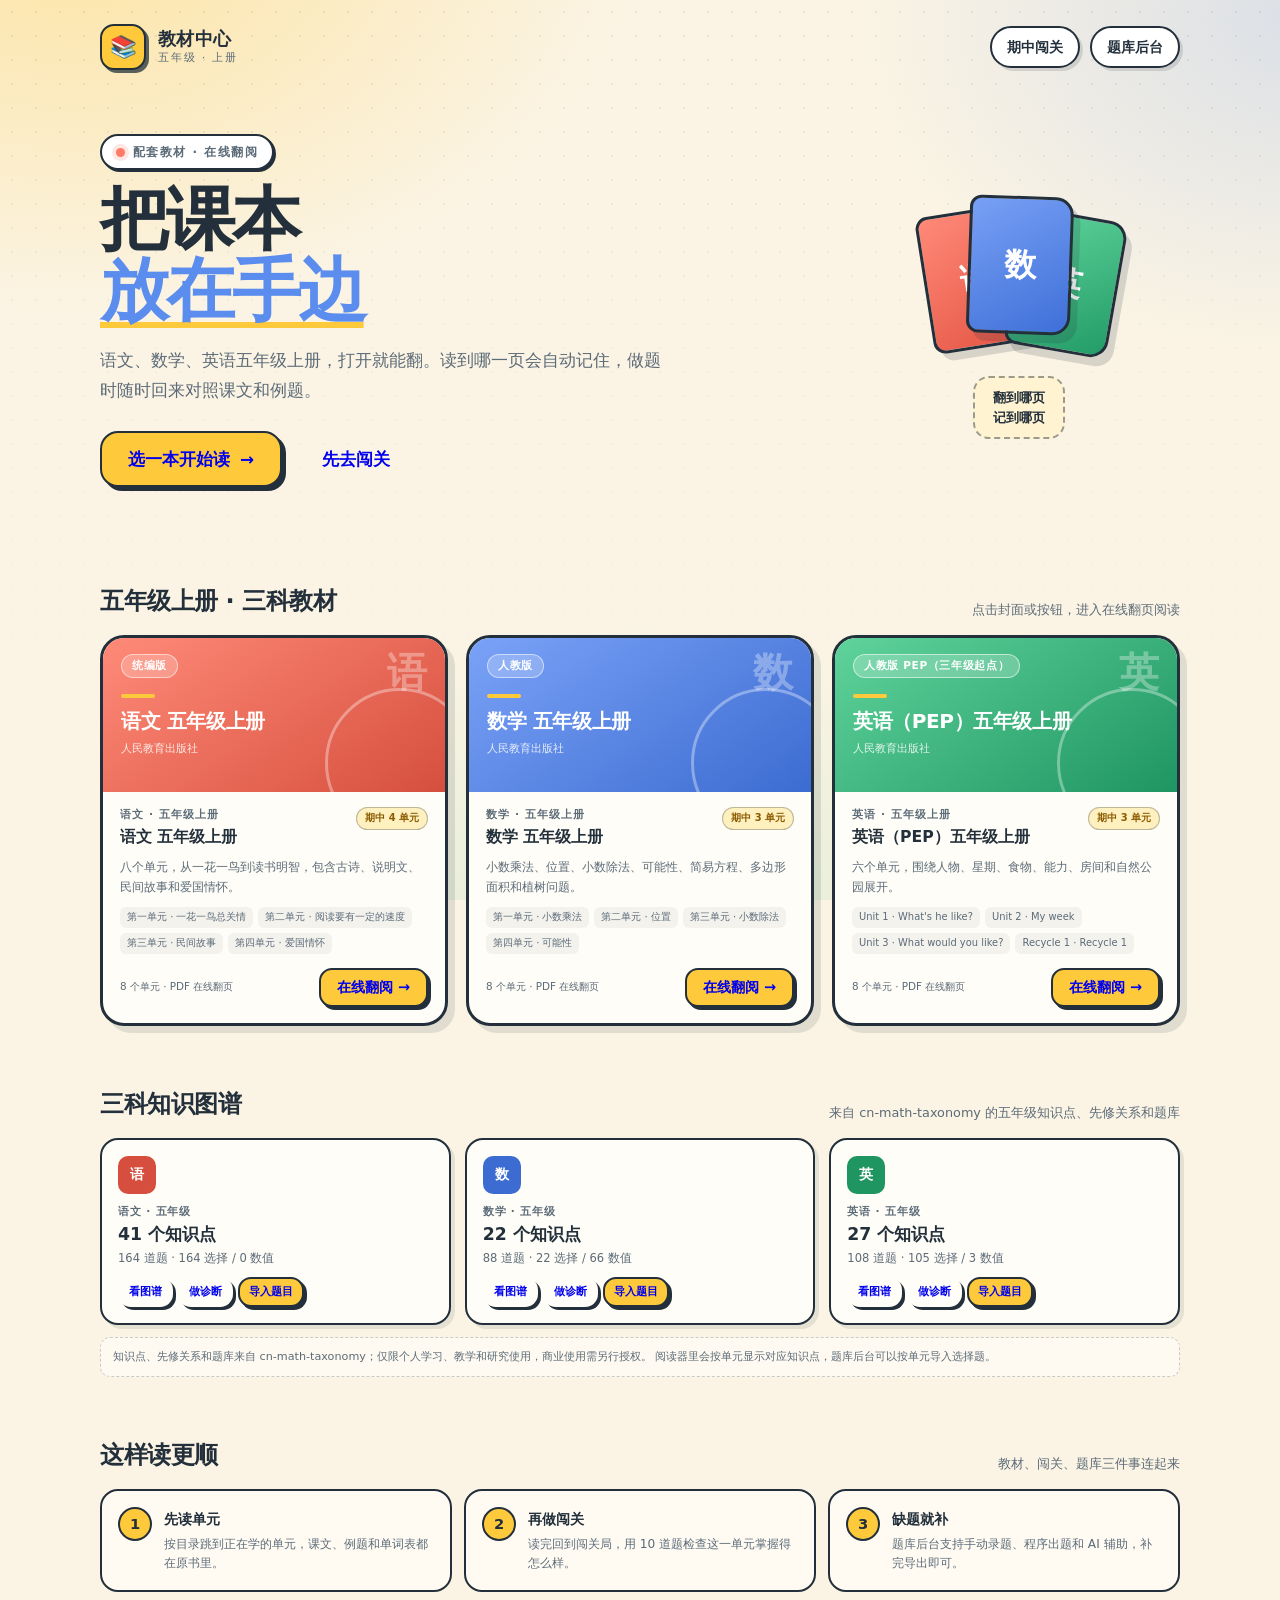
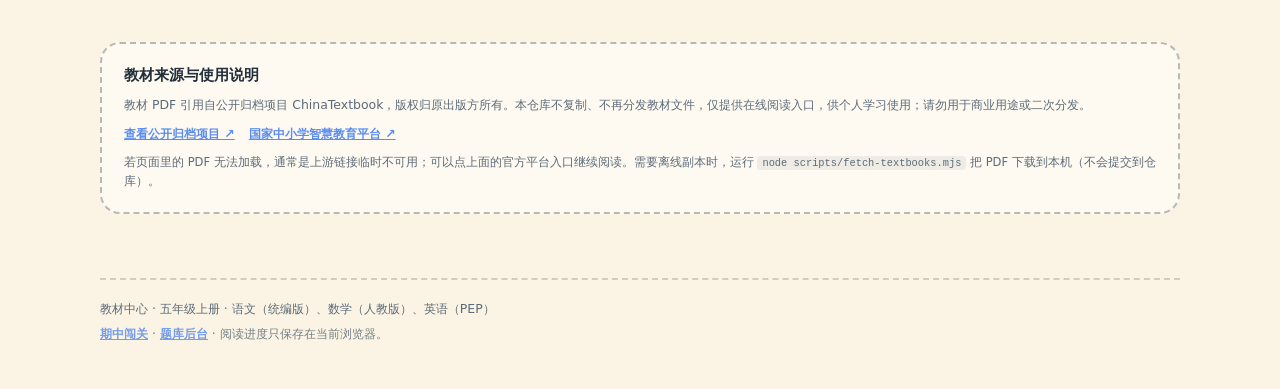
<file: textbooks/index.html>
<!DOCTYPE html>
<html lang="zh-CN">
<head>
  <meta charset="UTF-8">
  <meta name="viewport" content="width=device-width, initial-scale=1.0, viewport-fit=cover">
  <meta name="theme-color" content="#FBF4E4">
  <meta name="description" content="五年级上册语文、数学、英语教材在线翻阅，配套闯关题库和题库后台。">
  <title>教材中心 · 五年级上册</title>
  <link rel="icon" type="image/svg+xml" href="../assets/favicon.svg">
  <link rel="stylesheet" href="../assets/styles.css">
  <link rel="stylesheet" href="assets/textbooks.css">
</head>
<body class="library-page">
  <header class="topbar">
    <a class="brand" href="../index.html" aria-label="回到期中闯关局首页">
      <span class="brand__mark" aria-hidden="true">📚</span>
      <span class="brand__text">
        <b>教材中心</b>
        <small>五年级 · 上册</small>
      </span>
    </a>
    <div class="topbar__tools">
      <a class="top-link" href="../index.html">期中闯关</a>
      <a class="top-link" href="../admin/">题库后台</a>
    </div>
  </header>

  <main class="page library-main">
    <section class="library-hero" aria-labelledby="library-title">
      <div class="library-hero__copy">
        <p class="eyebrow"><span class="eyebrow__dot" aria-hidden="true"></span>配套教材 · 在线翻阅</p>
        <h1 id="library-title">把课本<br><em>放在手边</em></h1>
        <p class="library-hero__lead">语文、数学、英语五年级上册，打开就能翻。读到哪一页会自动记住，做题时随时回来对照课文和例题。</p>
        <div class="library-hero__actions">
          <a class="btn btn--primary btn--lg" href="#books">选一本开始读 <span class="btn__arrow" aria-hidden="true">→</span></a>
          <a class="btn btn--ghost btn--lg" href="../index.html">先去闯关</a>
        </div>
      </div>
      <div class="library-hero__side" aria-hidden="true">
        <div class="book-stack">
          <span class="book-stack__item book-stack__item--1">语</span>
          <span class="book-stack__item book-stack__item--2">数</span>
          <span class="book-stack__item book-stack__item--3">英</span>
        </div>
        <p class="library-hero__tip">翻到哪页<br>记到哪页</p>
      </div>
    </section>

    <section class="resume" id="resume" hidden aria-labelledby="resume-title">
      <div class="resume__copy">
        <p class="resume__eyebrow">上次读到</p>
        <h2 id="resume-title">继续上次的进度</h2>
        <p class="resume__meta" id="resume-meta"></p>
      </div>
      <a class="btn btn--primary" id="resume-link" href="#">继续阅读 →</a>
    </section>

    <section id="books" class="books-section" aria-labelledby="books-title">
      <div class="section-head">
        <h2 id="books-title">五年级上册 · 三科教材</h2>
        <p>点击封面或按钮，进入在线翻页阅读</p>
      </div>
      <div class="book-grid" id="book-grid" aria-live="polite">
        <p class="loading-note" id="book-loading">正在加载教材目录…</p>
      </div>
      <noscript>
        <p class="loading-note">需要开启 JavaScript 才能加载教材目录。也可以直接前往国家中小学智慧教育平台阅读。</p>
      </noscript>
    </section>

    <section class="taxonomy-bridge" id="taxonomy-bridge" hidden aria-labelledby="taxonomy-title">
      <div class="section-head">
        <h2 id="taxonomy-title">三科知识图谱</h2>
        <p>来自 cn-math-taxonomy 的五年级知识点、先修关系和题库</p>
      </div>
      <div class="taxonomy-grid" id="taxonomy-grid"></div>
      <p class="taxonomy-note" id="taxonomy-note">知识点、先修关系和题库来自 cn-math-taxonomy（CC BY-NC 4.0），仅限个人学习、教学和研究使用。阅读器里会按单元显示对应知识点，题库后台可以按单元导入选择题。</p>
    </section>

    <section class="how-read" aria-labelledby="how-read-title">
      <div class="section-head">
        <h2 id="how-read-title">这样读更顺</h2>
        <p>教材、闯关、题库三件事连起来</p>
      </div>
      <ol class="read-steps">
        <li>
          <span class="read-steps__num" aria-hidden="true">1</span>
          <div><b>先读单元</b><p>按目录跳到正在学的单元，课文、例题和单词表都在原书里。</p></div>
        </li>
        <li>
          <span class="read-steps__num" aria-hidden="true">2</span>
          <div><b>再做闯关</b><p>读完回到闯关局，用 10 道题检查这一单元掌握得怎么样。</p></div>
        </li>
        <li>
          <span class="read-steps__num" aria-hidden="true">3</span>
          <div><b>缺题就补</b><p>题库后台支持手动录题、程序出题和 AI 辅助，补完导出即可。</p></div>
        </li>
      </ol>
    </section>

    <section class="source-note" aria-labelledby="source-title">
      <h2 id="source-title">教材来源与使用说明</h2>
      <p id="source-text">教材 PDF 引用自公开归档项目，版权归原出版方所有。本项目不复制、不再分发教材文件，仅提供在线阅读入口，供个人学习使用。</p>
      <p class="source-note__links">
        <a id="source-link" href="https://github.com/TapXWorld/ChinaTextbook" target="_blank" rel="noopener noreferrer">查看公开归档项目 ↗</a>
        <a id="official-link" href="https://basic.smartedu.cn/tchMaterial/" target="_blank" rel="noopener noreferrer">国家中小学智慧教育平台 ↗</a>
      </p>
      <p class="source-note__small">若页面里的 PDF 无法加载，通常是上游链接临时不可用；可以点上面的官方平台入口继续阅读。需要离线副本时，运行 <code>node scripts/fetch-textbooks.mjs</code> 把 PDF 下载到本机（不会提交到仓库）。</p>
    </section>

    <footer class="footer">
      <p>教材中心 · 五年级上册 · 语文（统编版）、数学（人教版）、英语（PEP）</p>
      <p class="footer__small"><a href="../index.html">期中闯关</a> · <a href="../admin/">题库后台</a> · 阅读进度只保存在当前浏览器。</p>
    </footer>
  </main>

  <script src="assets/library.js"></script>
</body>
</html>
</file>
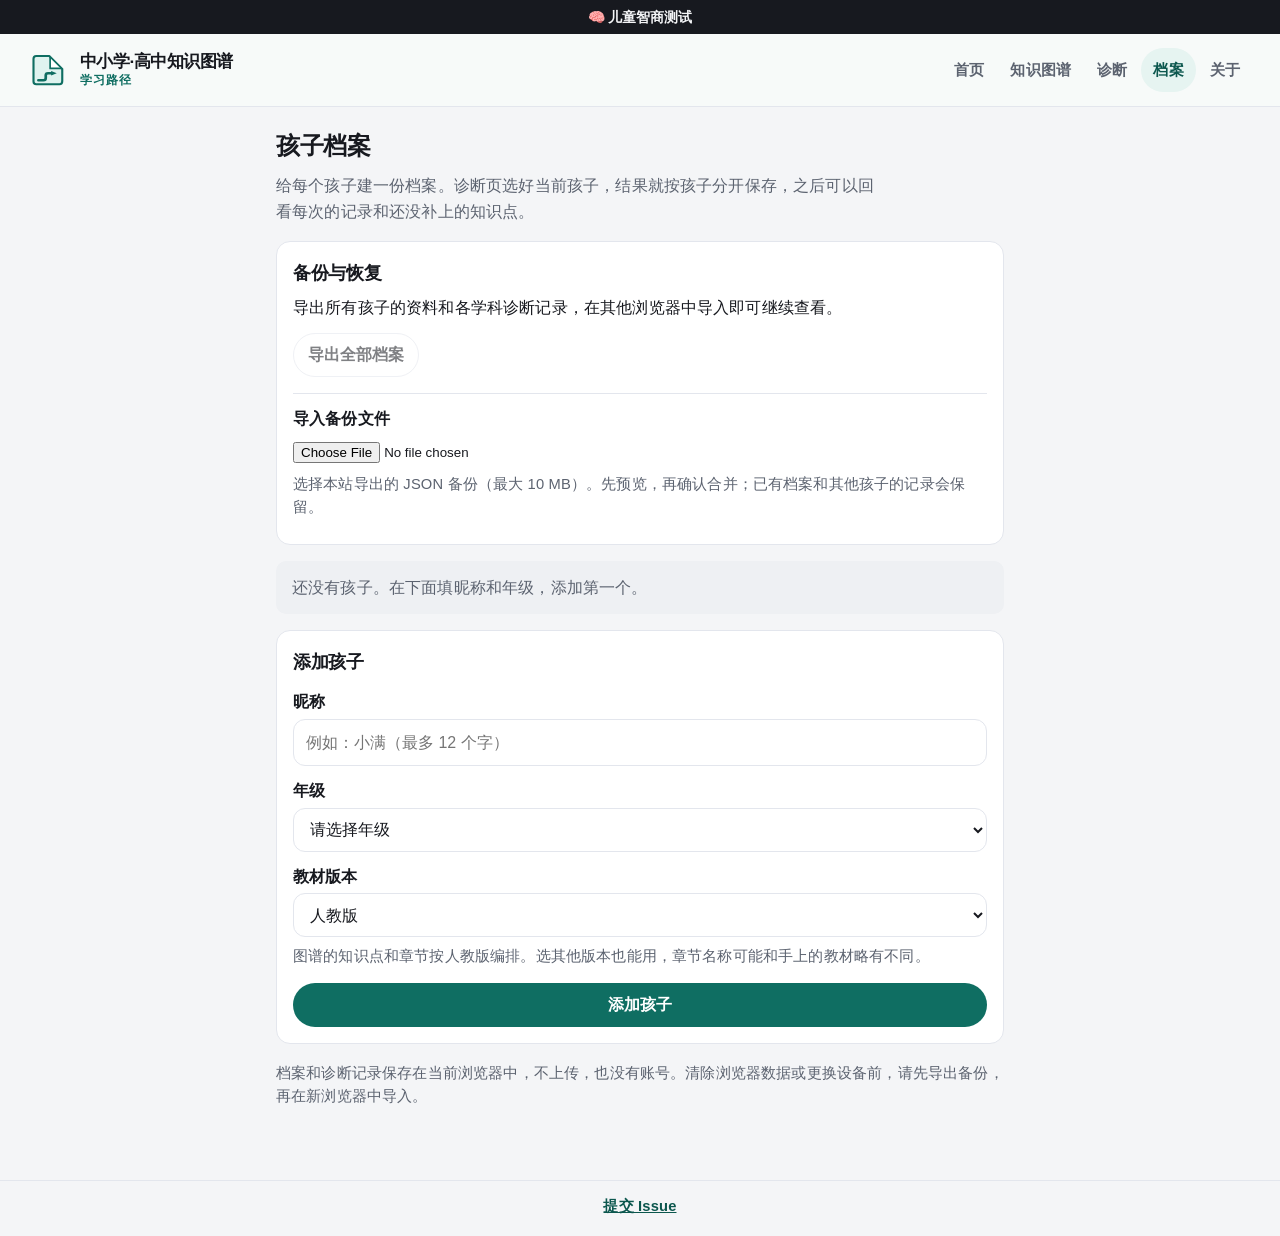
<file: cn-math-taxonomy/children/index.html>
<!DOCTYPE html>
<html lang="zh-CN">
<head>
<meta charset="utf-8">
<meta name="viewport" content="width=device-width, initial-scale=1, viewport-fit=cover">
<title>孩子档案 · 中小学·高中知识图谱</title>
<link rel="icon" href="data:image/svg+xml,%3Csvg%20xmlns%3D%22http%3A%2F%2Fwww.w3.org%2F2000%2Fsvg%22%20viewBox%3D%220%200%2032%2032%22%3E%3Cpath%20fill%3D%22%23dff3ef%22%20stroke%3D%22%230f6e62%22%20stroke-width%3D%221.7%22%20stroke-linejoin%3D%22round%22%20d%3D%22M6.6%204.8H17L27.4%2015.2V25Q27.4%2027.4%2025.2%2027.4H6.6Q4.4%2027.4%204.4%2025.2V7Q4.4%204.8%206.6%204.8Z%22%2F%3E%3Cpath%20fill%3D%22%23ffffff%22%20d%3D%22M17.7%206.3%2026.1%2014.7H17.7Z%22%2F%3E%3Cpath%20fill%3D%22none%22%20stroke%3D%22%230f6e62%22%20stroke-width%3D%221.35%22%20stroke-linecap%3D%22round%22%20stroke-linejoin%3D%22round%22%20d%3D%22M17.7%206.3V14.7H26.1%22%2F%3E%3Cpath%20fill%3D%22none%22%20stroke%3D%22%230f6e62%22%20stroke-width%3D%222.15%22%20stroke-linecap%3D%22round%22%20stroke-linejoin%3D%22round%22%20d%3D%22M8.3%2024.2H12.4Q14.2%2024.2%2014.2%2022.4V20.2Q14.2%2018.6%2016%2018.6H18.8%22%2F%3E%3Cpath%20fill%3D%22%230f6e62%22%20d%3D%22M18.5%2016.85%2023%2018.6%2018.5%2020.35Z%22%2F%3E%3C%2Fsvg%3E">
<link rel="manifest" href="../manifest.webmanifest">
<link rel="apple-touch-icon" href="../assets/icons/apple-touch-icon.png">
<meta name="theme-color" content="#0f6e62">
<meta name="mobile-web-app-capable" content="yes">
<meta name="apple-mobile-web-app-capable" content="yes">
<meta name="apple-mobile-web-app-title" content="知识图谱">
<link rel="stylesheet" href="../assets/site.css">
<link rel="stylesheet" href="../assets/pwa.css">
<link rel="stylesheet" href="children.css">
</head>
<body class="page-kids">
<a class="top-banner" href="https://test.pansgo.com/?from=math-top" target="_blank" rel="noopener">🧠 儿童智商测试</a>
<header class="site-header">
  <a class="brand" href="../">
    <svg class="logo" viewBox="0 0 32 32" aria-hidden="true"><path fill="var(--logo-sheet)" stroke="currentColor" stroke-width="1.7" stroke-linejoin="round" d="M6.6 4.8H17L27.4 15.2V25Q27.4 27.4 25.2 27.4H6.6Q4.4 27.4 4.4 25.2V7Q4.4 4.8 6.6 4.8Z"/><path fill="var(--logo-fold)" d="M17.7 6.3 26.1 14.7H17.7Z"/><path fill="none" stroke="currentColor" stroke-width="1.35" stroke-linecap="round" stroke-linejoin="round" d="M17.7 6.3V14.7H26.1"/><path fill="none" stroke="currentColor" stroke-width="2.15" stroke-linecap="round" stroke-linejoin="round" d="M8.3 24.2H12.4Q14.2 24.2 14.2 22.4V20.2Q14.2 18.6 16 18.6H18.8"/><path fill="currentColor" d="M18.5 16.85 23 18.6 18.5 20.35Z"/></svg>
    <span class="brand-copy">
      <span class="brand-name">中小学·高中知识图谱</span>
      <span class="brand-kicker">学习路径</span>
    </span>
  </a>
  <nav class="site-nav" aria-label="主导航">
    <div class="page-links">
      <a class="nav-link" href="../">首页</a>
      <a class="nav-link" href="../explore/">知识图谱</a>
      <a class="nav-link" href="../diagnose/">诊断</a>
      <a class="nav-link active" href="./" aria-current="page">档案</a>
      <a class="nav-link" href="https://github.com/xiaoyang111222/cn-math-taxonomy" target="_blank" rel="noopener noreferrer">关于</a>
    </div>
  </nav>
</header>
<main class="kids" id="root">
  <h1>孩子档案</h1>
  <p class="lede">给每个孩子建一份档案。诊断页选好当前孩子，结果就按孩子分开保存，之后可以回看每次的记录和还没补上的知识点。</p>
  <p id="back" class="quiet-link" hidden></p>
  <section class="kid-backup" aria-labelledby="backup-title">
    <h2 id="backup-title">备份与恢复</h2>
    <p>导出所有孩子的资料和各学科诊断记录，在其他浏览器中导入即可继续查看。</p>
    <button type="button" id="export-backup">导出全部档案</button>
    <p id="export-status" class="small" role="status" hidden></p>
    <div class="kid-import">
      <label for="import-backup">导入备份文件</label>
      <input type="file" id="import-backup" accept=".json,application/json" aria-describedby="import-note">
      <p id="import-note" class="muted small">选择本站导出的 JSON 备份（最大 10 MB）。先预览，再确认合并；已有档案和其他孩子的记录会保留。</p>
      <p id="import-error" class="err small" role="alert" hidden></p>
      <div id="import-preview" class="kid-import-preview" hidden>
        <h3>导入预览</h3>
        <p id="import-summary"></p>
        <ul id="import-children"></ul>
        <p class="muted small">相同档案保留本机资料；同一条诊断记录采用较新的结果，时间相同则保留本机结果。历史记录不会因合并被截断。</p>
        <div class="kid-actions">
          <button type="button" id="confirm-import" class="primary" disabled>确认合并导入</button>
          <button type="button" id="cancel-import">取消</button>
        </div>
      </div>
      <p id="import-status" class="small" role="status" hidden></p>
    </div>
  </section>
  <div id="list" aria-live="polite"></div>
  <section class="kid-form" id="form-card" aria-labelledby="form-title">
    <h2 id="form-title">添加孩子</h2>
    <form id="form" novalidate>
      <label for="f-name">昵称</label>
      <input id="f-name" type="text" maxlength="12" autocomplete="off" placeholder="例如：小满（最多 12 个字）">
      <label for="f-grade">年级</label>
      <select id="f-grade"></select>
      <label for="f-book">教材版本</label>
      <select id="f-book"></select>
      <p class="muted small" id="book-note">图谱的知识点和章节按人教版编排。选其他版本也能用，章节名称可能和手上的教材略有不同。</p>
      <p class="err" id="f-error" role="alert" hidden></p>
      <div class="form-actions">
        <button type="submit" class="primary" id="f-submit">添加孩子</button>
        <button type="button" id="f-cancel" hidden>取消编辑</button>
      </div>
    </form>
  </section>
  <p class="muted small kid-note">档案和诊断记录保存在当前浏览器中，不上传，也没有账号。清除浏览器数据或更换设备前，请先导出备份，再在新浏览器中导入。</p>
</main>
<footer class="site-footer">
  <p><a href="https://github.com/xiaoyang111222/cn-math-taxonomy/issues/new/choose">提交 Issue</a></p>
</footer>
<script src="../assets/children.js"></script>
<script src="page.js"></script>
<script src="../assets/stats-config.js"></script>
<script src="../assets/stats.js"></script>
<script src="../assets/pwa.js"></script>
</body>
</html>
</file>
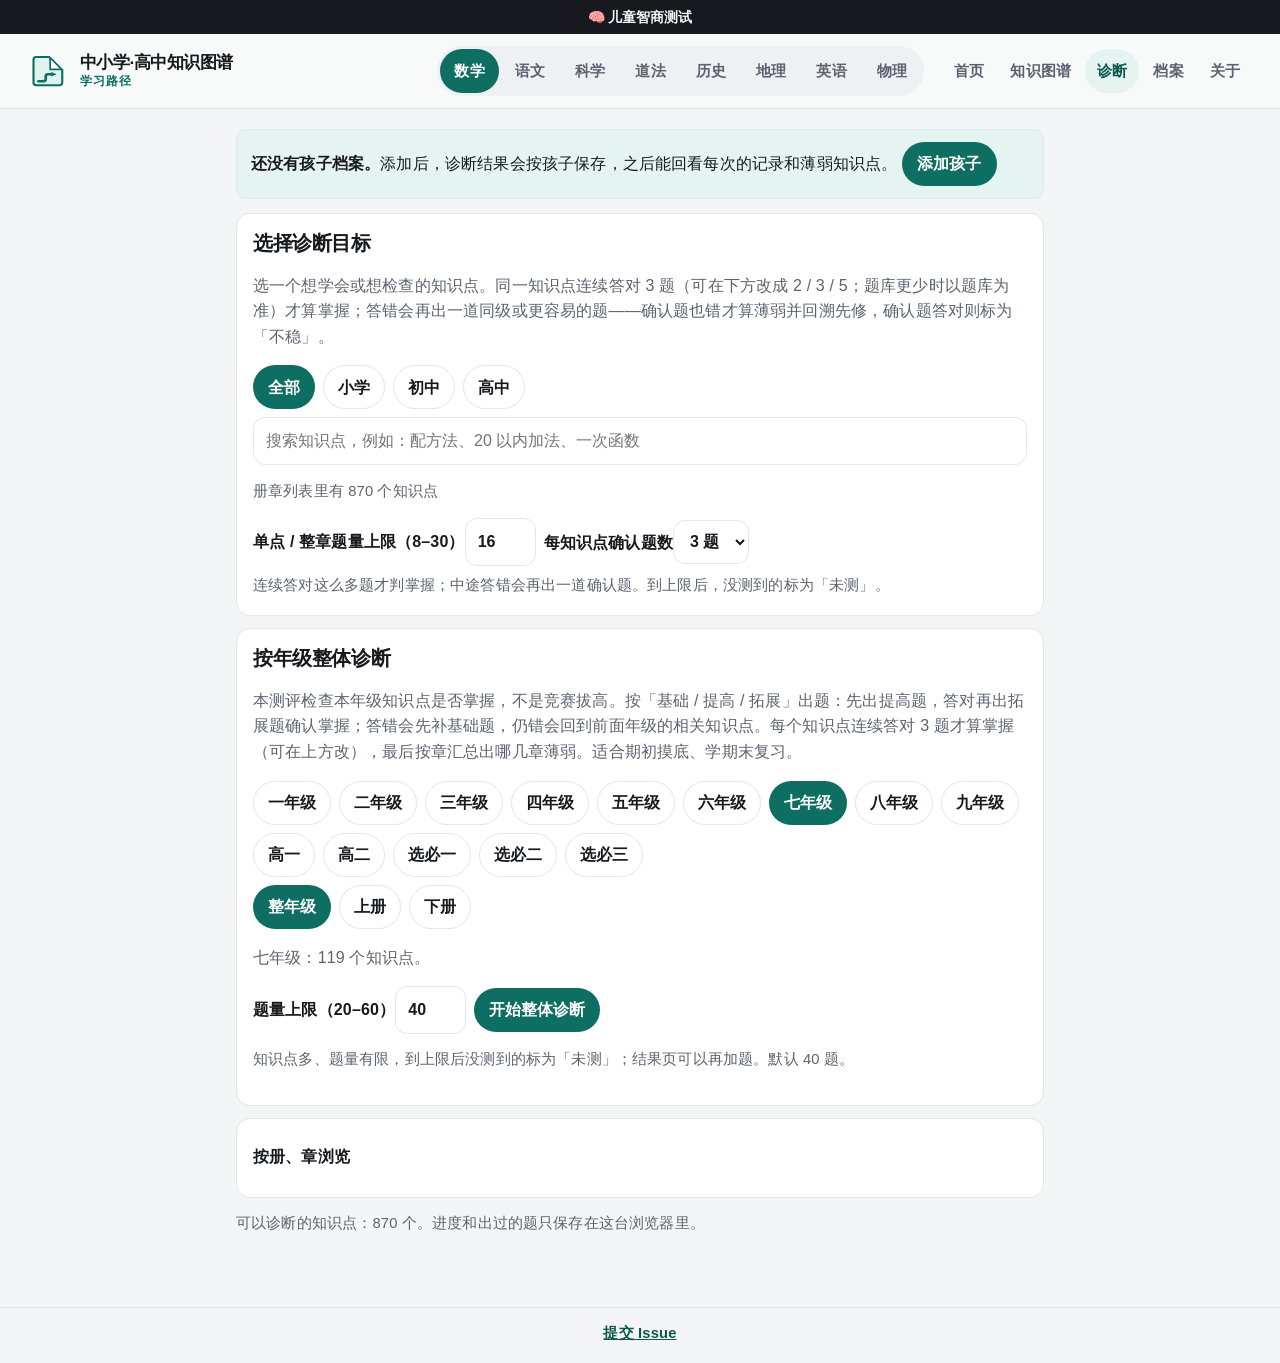
<file: cn-math-taxonomy/diagnose/index.html>
<!DOCTYPE html>
<html lang="zh-CN">
<head>
<meta charset="utf-8">
<meta name="viewport" content="width=device-width, initial-scale=1">
<title>诊断 · 中小学·高中知识图谱</title>
<link rel="icon" href="data:image/svg+xml,%3Csvg%20xmlns%3D%22http%3A%2F%2Fwww.w3.org%2F2000%2Fsvg%22%20viewBox%3D%220%200%2032%2032%22%3E%3Cpath%20fill%3D%22%23dff3ef%22%20stroke%3D%22%230f6e62%22%20stroke-width%3D%221.7%22%20stroke-linejoin%3D%22round%22%20d%3D%22M6.6%204.8H17L27.4%2015.2V25Q27.4%2027.4%2025.2%2027.4H6.6Q4.4%2027.4%204.4%2025.2V7Q4.4%204.8%206.6%204.8Z%22%2F%3E%3Cpath%20fill%3D%22%23ffffff%22%20d%3D%22M17.7%206.3%2026.1%2014.7H17.7Z%22%2F%3E%3Cpath%20fill%3D%22none%22%20stroke%3D%22%230f6e62%22%20stroke-width%3D%221.35%22%20stroke-linecap%3D%22round%22%20stroke-linejoin%3D%22round%22%20d%3D%22M17.7%206.3V14.7H26.1%22%2F%3E%3Cpath%20fill%3D%22none%22%20stroke%3D%22%230f6e62%22%20stroke-width%3D%222.15%22%20stroke-linecap%3D%22round%22%20stroke-linejoin%3D%22round%22%20d%3D%22M8.3%2024.2H12.4Q14.2%2024.2%2014.2%2022.4V20.2Q14.2%2018.6%2016%2018.6H18.8%22%2F%3E%3Cpath%20fill%3D%22%230f6e62%22%20d%3D%22M18.5%2016.85%2023%2018.6%2018.5%2020.35Z%22%2F%3E%3C%2Fsvg%3E">
<link rel="stylesheet" href="../assets/site.css">
<link rel="stylesheet" href="style.css">
<link rel="manifest" href="../manifest.webmanifest">
<link rel="apple-touch-icon" href="../assets/icons/apple-touch-icon.png">
<meta name="theme-color" content="#0f6e62">
<meta name="mobile-web-app-capable" content="yes">
<meta name="apple-mobile-web-app-capable" content="yes">
<meta name="apple-mobile-web-app-title" content="知识图谱">
<link rel="stylesheet" href="../assets/pwa.css">
</head>
<body>
<a class="top-banner" href="https://test.pansgo.com/?from=math-top" target="_blank" rel="noopener">🧠 儿童智商测试</a>
<header class="site-header no-print">
  <a class="brand" href="../">
    <svg class="logo" viewBox="0 0 32 32" aria-hidden="true"><path fill="var(--logo-sheet)" stroke="currentColor" stroke-width="1.7" stroke-linejoin="round" d="M6.6 4.8H17L27.4 15.2V25Q27.4 27.4 25.2 27.4H6.6Q4.4 27.4 4.4 25.2V7Q4.4 4.8 6.6 4.8Z"/><path fill="var(--logo-fold)" d="M17.7 6.3 26.1 14.7H17.7Z"/><path fill="none" stroke="currentColor" stroke-width="1.35" stroke-linecap="round" stroke-linejoin="round" d="M17.7 6.3V14.7H26.1"/><path fill="none" stroke="currentColor" stroke-width="2.15" stroke-linecap="round" stroke-linejoin="round" d="M8.3 24.2H12.4Q14.2 24.2 14.2 22.4V20.2Q14.2 18.6 16 18.6H18.8"/><path fill="currentColor" d="M18.5 16.85 23 18.6 18.5 20.35Z"/></svg>
    <span class="brand-copy">
      <span class="brand-name">中小学·高中知识图谱</span>
      <span class="brand-kicker">学习路径</span>
    </span>
  </a>
  <nav class="site-nav" aria-label="主导航">
    <div class="subject-switch" role="group" aria-label="学科">
      <a class="nav-link subject-link on" data-subject="math" href="./">数学</a>
      <a class="nav-link subject-link" data-subject="chinese" href="./?subject=chinese">语文</a>
      <a class="nav-link subject-link" data-subject="science" href="./?subject=science">科学</a>
      <a class="nav-link subject-link" data-subject="morality" href="./?subject=morality">道法</a>
      <a class="nav-link subject-link" data-subject="history" href="./?subject=history">历史</a>
      <a class="nav-link subject-link" data-subject="geography" href="./?subject=geography">地理</a>
      <a class="nav-link subject-link" data-subject="english" href="./?subject=english">英语</a>
      <a class="nav-link subject-link" data-subject="physics" href="./?subject=physics">物理</a>
    </div>
    <div class="page-links">
      <a class="nav-link" href="../">首页</a>
      <a class="nav-link back" href="../explore/">知识图谱</a>
      <a class="nav-link active" href="./" aria-current="page">诊断</a>
      <a class="nav-link" href="../children/">档案</a>
      <a class="nav-link" href="https://github.com/xiaoyang111222/cn-math-taxonomy" target="_blank" rel="noopener noreferrer">关于</a>
    </div>
  </nav>
</header>
<main id="root"><p class="loading">加载数据中……</p></main>
<footer class="site-footer">
  <p><a href="https://github.com/xiaoyang111222/cn-math-taxonomy/issues/new/choose">提交 Issue</a></p>
</footer>
<script src="../assets/vendor/cytoscape.min.js"></script>
<script src="../assets/vendor/dagre.min.js"></script>
<script src="../assets/vendor/cytoscape-dagre.js"></script>
<script src="engine.js"></script>
<script src="../assets/children.js"></script>
<script src="../assets/blindspots.js"></script>
<script src="../assets/vendor/qrcode.js"></script>
<script src="share.js"></script>
<script src="app.js"></script>
<script src="../assets/stats-config.js"></script>
<script src="../assets/stats.js"></script>
<script src="../assets/pwa.js"></script>
</body>
</html>
</file>
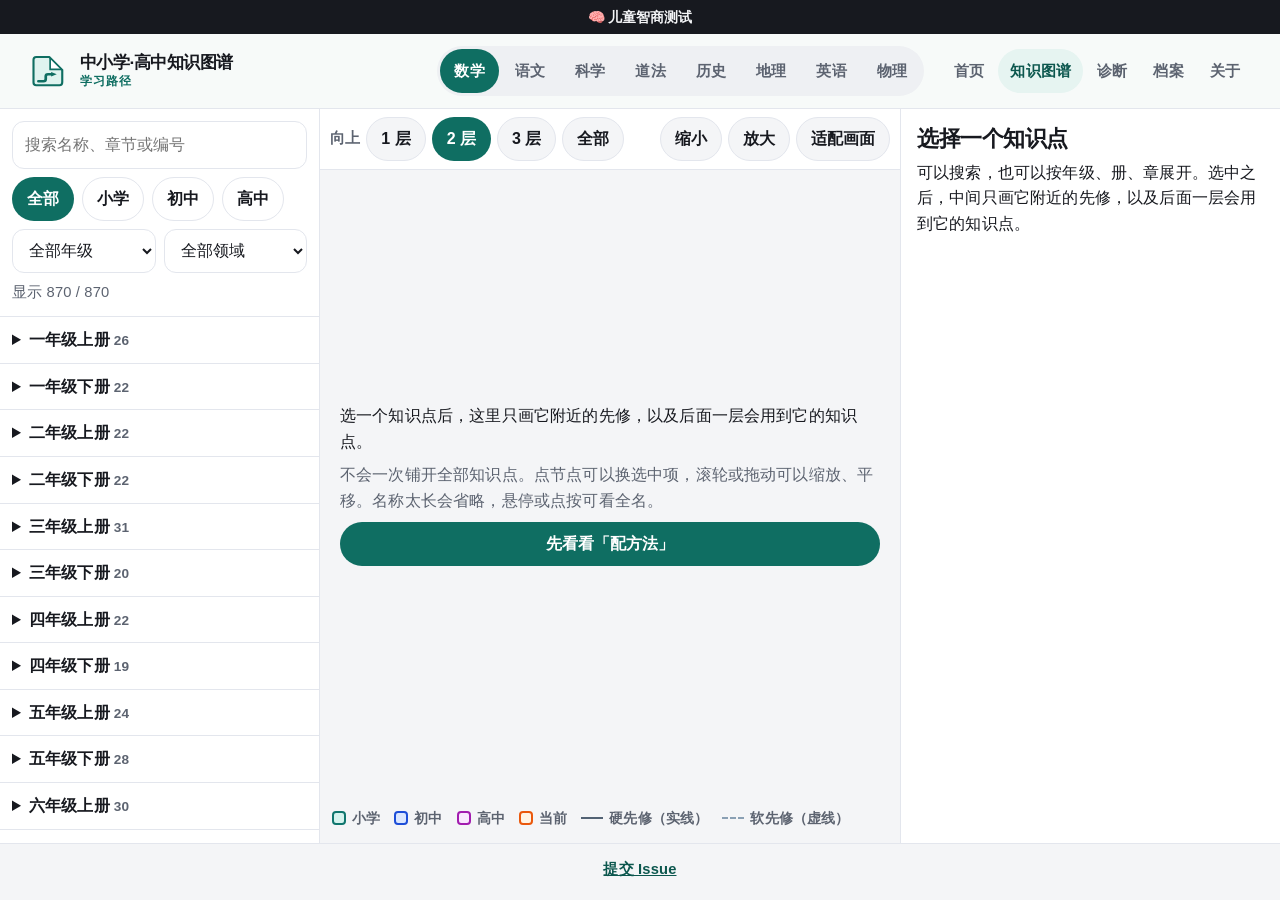
<file: cn-math-taxonomy/explore/index.html>
<!DOCTYPE html>
<html lang="zh-CN">
<head>
<meta charset="utf-8">
<meta name="viewport" content="width=device-width, initial-scale=1">
<title>知识图谱 · 中小学·高中知识图谱</title>
<link rel="icon" href="data:image/svg+xml,%3Csvg%20xmlns%3D%22http%3A%2F%2Fwww.w3.org%2F2000%2Fsvg%22%20viewBox%3D%220%200%2032%2032%22%3E%3Cpath%20fill%3D%22%23dff3ef%22%20stroke%3D%22%230f6e62%22%20stroke-width%3D%221.7%22%20stroke-linejoin%3D%22round%22%20d%3D%22M6.6%204.8H17L27.4%2015.2V25Q27.4%2027.4%2025.2%2027.4H6.6Q4.4%2027.4%204.4%2025.2V7Q4.4%204.8%206.6%204.8Z%22%2F%3E%3Cpath%20fill%3D%22%23ffffff%22%20d%3D%22M17.7%206.3%2026.1%2014.7H17.7Z%22%2F%3E%3Cpath%20fill%3D%22none%22%20stroke%3D%22%230f6e62%22%20stroke-width%3D%221.35%22%20stroke-linecap%3D%22round%22%20stroke-linejoin%3D%22round%22%20d%3D%22M17.7%206.3V14.7H26.1%22%2F%3E%3Cpath%20fill%3D%22none%22%20stroke%3D%22%230f6e62%22%20stroke-width%3D%222.15%22%20stroke-linecap%3D%22round%22%20stroke-linejoin%3D%22round%22%20d%3D%22M8.3%2024.2H12.4Q14.2%2024.2%2014.2%2022.4V20.2Q14.2%2018.6%2016%2018.6H18.8%22%2F%3E%3Cpath%20fill%3D%22%230f6e62%22%20d%3D%22M18.5%2016.85%2023%2018.6%2018.5%2020.35Z%22%2F%3E%3C%2Fsvg%3E">
<link rel="stylesheet" href="../assets/site.css">
<link rel="stylesheet" href="../assets/explore.css">
<link rel="manifest" href="../manifest.webmanifest">
<link rel="apple-touch-icon" href="../assets/icons/apple-touch-icon.png">
<meta name="theme-color" content="#0f6e62">
<meta name="mobile-web-app-capable" content="yes">
<meta name="apple-mobile-web-app-capable" content="yes">
<meta name="apple-mobile-web-app-title" content="知识图谱">
<link rel="stylesheet" href="../assets/pwa.css">
</head>
<body class="page-explore">
<a class="top-banner" href="https://test.pansgo.com/?from=math-top" target="_blank" rel="noopener">🧠 儿童智商测试</a>
<header class="site-header">
  <a class="brand" href="../">
    <svg class="logo" viewBox="0 0 32 32" aria-hidden="true"><path fill="var(--logo-sheet)" stroke="currentColor" stroke-width="1.7" stroke-linejoin="round" d="M6.6 4.8H17L27.4 15.2V25Q27.4 27.4 25.2 27.4H6.6Q4.4 27.4 4.4 25.2V7Q4.4 4.8 6.6 4.8Z"/><path fill="var(--logo-fold)" d="M17.7 6.3 26.1 14.7H17.7Z"/><path fill="none" stroke="currentColor" stroke-width="1.35" stroke-linecap="round" stroke-linejoin="round" d="M17.7 6.3V14.7H26.1"/><path fill="none" stroke="currentColor" stroke-width="2.15" stroke-linecap="round" stroke-linejoin="round" d="M8.3 24.2H12.4Q14.2 24.2 14.2 22.4V20.2Q14.2 18.6 16 18.6H18.8"/><path fill="currentColor" d="M18.5 16.85 23 18.6 18.5 20.35Z"/></svg>
    <span class="brand-copy">
      <span class="brand-name">中小学·高中知识图谱</span>
      <span class="brand-kicker">学习路径</span>
    </span>
  </a>
  <nav class="site-nav" aria-label="主导航">
    <div class="subject-switch" role="group" aria-label="学科">
      <a class="nav-link subject-link on" data-subject="math" href="./">数学</a>
      <a class="nav-link subject-link" data-subject="chinese" href="./?subject=chinese">语文</a>
      <a class="nav-link subject-link" data-subject="science" href="./?subject=science">科学</a>
      <a class="nav-link subject-link" data-subject="morality" href="./?subject=morality">道法</a>
      <a class="nav-link subject-link" data-subject="history" href="./?subject=history">历史</a>
      <a class="nav-link subject-link" data-subject="geography" href="./?subject=geography">地理</a>
      <a class="nav-link subject-link" data-subject="english" href="./?subject=english">英语</a>
      <a class="nav-link subject-link" data-subject="physics" href="./?subject=physics">物理</a>
    </div>
    <div class="page-links">
      <a class="nav-link" href="../">首页</a>
      <a class="nav-link back active" href="./" aria-current="page">知识图谱</a>
      <a class="nav-link" href="../diagnose/">诊断</a>
      <a class="nav-link" href="../children/">档案</a>
      <a class="nav-link" href="https://github.com/xiaoyang111222/cn-math-taxonomy" target="_blank" rel="noopener noreferrer">关于</a>
    </div>
  </nav>
</header>
<div class="explore">
  <div class="explore-mobile-bar">
    <button type="button" id="list-toggle" class="list-toggle" aria-expanded="false" aria-controls="side">知识点目录</button>
  </div>
  <aside id="side" class="side">
    <div class="side-tools">
      <input id="q" type="search" placeholder="搜索名称、章节或编号" autocomplete="off" aria-label="搜索知识点">
      <div class="stage-tabs" id="stage-tabs" role="tablist" aria-label="学段">
        <button type="button" class="stage-tab on" data-stage="" aria-selected="true">全部</button>
        <button type="button" class="stage-tab" data-stage="p" aria-selected="false">小学</button>
        <button type="button" class="stage-tab" data-stage="j" aria-selected="false">初中</button>
        <button type="button" class="stage-tab" data-stage="h" aria-selected="false">高中</button>
      </div>
      <div class="filter-row">
        <select id="fGrade" aria-label="年级">
          <option value="">全部年级</option>
          <option value="1">一年级</option><option value="2">二年级</option><option value="3">三年级</option>
          <option value="4">四年级</option><option value="5">五年级</option><option value="6">六年级</option>
          <option value="7">七年级</option><option value="8">八年级</option><option value="9">九年级</option>
          <option value="10">高一（必修第一册）</option><option value="11">高二（必修第二册）</option>
          <option value="12">选必一（选择性必修第一册）</option><option value="13">选必二（选择性必修第二册）</option><option value="14">选必三（选择性必修第三册）</option>
        </select>
        <select id="fDomain" aria-label="领域"><option value="">全部领域</option></select>
      </div>
      <div id="count" class="count">正在加载…</div>
    </div>
    <div id="list" class="list"><p class="muted" style="padding:12px">正在加载知识点…</p></div>
  </aside>
  <section class="graph-pane" aria-label="局部先修图">
    <div class="graph-toolbar">
      <div class="depth" id="depth-switch" role="group" aria-label="向上先修层数">
        <span class="depth-label">向上</span>
        <div class="seg">
          <button type="button" data-depth="1" aria-pressed="false" aria-label="1 层"><span class="wide-only">1 层</span><span class="narrow-only">1层</span></button>
          <button type="button" data-depth="2" class="on" aria-pressed="true" aria-label="2 层"><span class="wide-only">2 层</span><span class="narrow-only">2层</span></button>
          <button type="button" data-depth="3" aria-pressed="false" aria-label="3 层"><span class="wide-only">3 层</span><span class="narrow-only">3层</span></button>
          <button type="button" data-depth="all" aria-pressed="false" aria-label="全部">全部</button>
        </div>
      </div>
      <div class="zoom-tools" role="group" aria-label="缩放">
        <button type="button" id="btn-zoom-out" aria-label="缩小" title="缩小"><svg class="zoom-ico" viewBox="0 0 24 24" aria-hidden="true" focusable="false"><circle cx="10" cy="10" r="6" fill="none" stroke="currentColor" stroke-width="2"/><path d="M14.6 14.6 19.5 19.5M7.4 10h5.2" fill="none" stroke="currentColor" stroke-width="2" stroke-linecap="round"/></svg><span class="zoom-label">缩小</span></button>
        <button type="button" id="btn-zoom-in" aria-label="放大" title="放大"><svg class="zoom-ico" viewBox="0 0 24 24" aria-hidden="true" focusable="false"><circle cx="10" cy="10" r="6" fill="none" stroke="currentColor" stroke-width="2"/><path d="M14.6 14.6 19.5 19.5M7.4 10h5.2M10 7.4v5.2" fill="none" stroke="currentColor" stroke-width="2" stroke-linecap="round"/></svg><span class="zoom-label">放大</span></button>
        <button type="button" id="btn-fit" aria-label="适配画面" title="适配画面"><svg class="zoom-ico" viewBox="0 0 24 24" aria-hidden="true" focusable="false"><path d="M4 9V5.5A1.5 1.5 0 0 1 5.5 4H9M15 4h3.5A1.5 1.5 0 0 1 20 5.5V9M20 15v3.5a1.5 1.5 0 0 1-1.5 1.5H15M9 20H5.5A1.5 1.5 0 0 1 4 18.5V15" fill="none" stroke="currentColor" stroke-width="2" stroke-linecap="round"/></svg><span class="zoom-label">适配画面</span></button>
      </div>
    </div>
    <p id="graph-fold" class="graph-fold" hidden></p>
    <div id="graph-stage" class="graph-stage">
      <div id="cy" hidden role="img" aria-label="选中知识点的局部先修图"></div>
      <div id="graph-empty" class="graph-empty">
        <p>选一个知识点后，这里只画它附近的先修，以及后面一层会用到它的知识点。</p>
        <p class="muted">不会一次铺开全部知识点。点节点可以换选中项，滚轮或拖动可以缩放、平移。名称太长会省略，悬停或点按可看全名。</p>
        <button type="button" id="pick-sample" class="btn btn-primary">先看看「配方法」</button>
      </div>
      <div id="node-tip" class="node-tip" role="tooltip" hidden></div>
    </div>
    <ul class="legend">
      <li><i class="swatch sw-p"></i>小学</li>
      <li><i class="swatch sw-j"></i>初中</li>
      <li><i class="swatch sw-h"></i>高中</li>
      <li><i class="swatch sw-c"></i>当前</li>
      <li><i class="swatch line-hard"></i>硬先修（实线）</li>
      <li><i class="swatch line-soft"></i>软先修（虚线）</li>
    </ul>
    <p id="graph-meta" class="graph-meta"></p>
  </section>
  <aside id="detail" class="detail"><p class="muted">正在加载…</p></aside>
</div>
<footer class="site-footer">
  <p><a href="https://github.com/xiaoyang111222/cn-math-taxonomy/issues/new/choose">提交 Issue</a></p>
</footer>
<script src="../assets/vendor/cytoscape.min.js"></script>
<script src="../assets/vendor/dagre.min.js"></script>
<script src="../assets/vendor/cytoscape-dagre.js"></script>
<script src="app.js"></script>
<script src="../assets/stats-config.js"></script>
<script src="../assets/stats.js"></script>
<script src="../assets/pwa.js"></script>
</body>
</html>
</file>
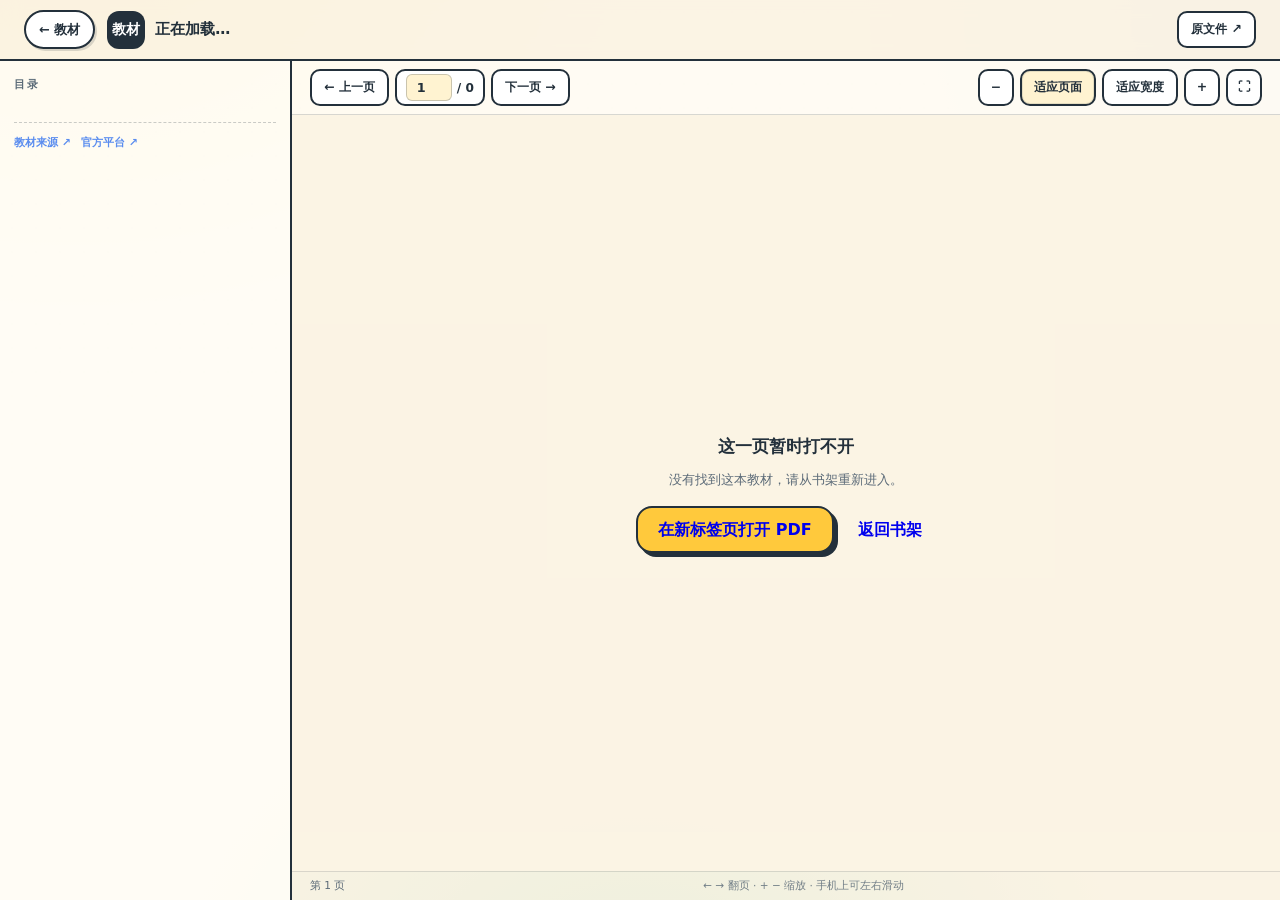
<file: textbooks/reader.html>
<!DOCTYPE html>
<html lang="zh-CN">
<head>
  <meta charset="UTF-8">
  <meta name="viewport" content="width=device-width, initial-scale=1.0, viewport-fit=cover">
  <meta name="theme-color" content="#FBF4E4">
  <meta name="description" content="五年级上册教材在线翻页阅读。">
  <title>在线翻阅 · 教材中心</title>
  <link rel="icon" type="image/svg+xml" href="../assets/favicon.svg">
  <link rel="stylesheet" href="../assets/styles.css">
  <link rel="stylesheet" href="assets/textbooks.css">
</head>
<body class="reader-page">
  <header class="reader-top">
    <a class="reader-back" href="index.html" aria-label="返回教材书架">← 教材</a>
    <div class="reader-title">
      <span class="reader-subject" id="reader-subject">教材</span>
      <span class="reader-title__text">
        <b id="reader-title">正在加载…</b>
        <small id="reader-edition"></small>
      </span>
    </div>
    <div class="reader-actions">
      <button type="button" class="reader-btn reader-btn--icon" id="toc-toggle" aria-expanded="false" aria-controls="reader-side">目录</button>
      <a class="reader-btn" id="pdf-link" href="#" target="_blank" rel="noopener noreferrer">原文件 ↗</a>
    </div>
  </header>

  <div class="reader-shell">
    <aside class="reader-side" id="reader-side" aria-label="教材目录">
      <div class="reader-side__head">
        <p>目录</p>
        <button type="button" class="reader-side__close" id="side-close" aria-label="关闭目录">×</button>
      </div>
      <nav class="toc" id="toc" aria-label="单元与章节"></nav>
      <p class="toc-hint" id="toc-hint"></p>
      <section class="unit-graph" id="unit-graph" hidden aria-labelledby="unit-graph-title">
        <div class="unit-graph__head">
          <p id="unit-graph-title">本单元知识图谱</p>
          <span id="unit-graph-count"></span>
        </div>
        <div class="unit-graph__topics" id="unit-graph-topics"></div>
        <p class="unit-graph__note" id="unit-graph-note"></p>
        <div class="unit-graph__actions">
          <a id="unit-explore" href="#" target="_blank" rel="noopener noreferrer">看知识图谱 →</a>
          <a id="unit-diagnose" href="#" target="_blank" rel="noopener noreferrer">诊断本单元 →</a>
        </div>
      </section>
      <div class="reader-side__foot">
        <a id="side-source" href="#" target="_blank" rel="noopener noreferrer">教材来源 ↗</a>
        <a id="side-official" href="https://basic.smartedu.cn/tchMaterial/" target="_blank" rel="noopener noreferrer">官方平台 ↗</a>
      </div>
    </aside>

    <div class="reader-main">
      <div class="reader-toolbar" aria-label="阅读工具栏">
        <div class="reader-toolbar__group">
          <button type="button" class="reader-btn" id="prev-page" aria-label="上一页">← 上一页</button>
          <label class="page-jump">
            <span class="visually-hidden">跳到页码</span>
            <input type="number" id="page-input" min="1" value="1" inputmode="numeric" aria-label="当前页码">
            <span>/ <b id="page-total">0</b></span>
          </label>
          <button type="button" class="reader-btn" id="next-page" aria-label="下一页">下一页 →</button>
        </div>
        <div class="reader-toolbar__group">
          <button type="button" class="reader-btn reader-btn--icon" id="zoom-out" aria-label="缩小">−</button>
          <button type="button" class="reader-btn" id="fit-page" aria-pressed="true">适应页面</button>
          <button type="button" class="reader-btn" id="fit-width" aria-pressed="false">适应宽度</button>
          <button type="button" class="reader-btn reader-btn--icon" id="zoom-in" aria-label="放大">+</button>
          <button type="button" class="reader-btn reader-btn--icon" id="fullscreen" aria-label="全屏阅读">⛶</button>
        </div>
      </div>

      <div class="reader-stage" id="stage">
        <div class="reader-loading" id="loading">
          <span class="reader-loading__spinner" aria-hidden="true"></span>
          <p id="loading-text">正在打开教材…</p>
          <div class="reader-loadbar" role="progressbar" aria-label="PDF 加载进度"><span id="loadbar"></span></div>
          <p class="reader-loading__hint">首次打开需加载约 10–25 MB，之后浏览器会缓存</p>
        </div>

        <div class="reader-error" id="error" hidden>
          <b>这一页暂时打不开</b>
          <p id="error-text">可能是上游 PDF 链接暂时不可用。</p>
          <div class="reader-error__actions">
            <a class="btn btn--primary" id="error-open" href="#" target="_blank" rel="noopener noreferrer">在新标签页打开 PDF</a>
            <a class="btn btn--ghost" href="index.html">返回书架</a>
          </div>
        </div>

        <canvas id="pdf-canvas" aria-label="教材页面"></canvas>
      </div>

      <div class="reader-foot">
        <span id="page-status">第 1 页</span>
        <span class="reader-foot__hint">← → 翻页 · + − 缩放 · 手机上可左右滑动</span>
        <span id="local-note" class="reader-foot__local"></span>
      </div>
    </div>
  </div>

  <div class="side-scrim" id="side-scrim" hidden></div>

  <script src="vendor/pdfjs/pdf.min.js"></script>
  <script src="assets/reader.js"></script>
</body>
</html>
</file>
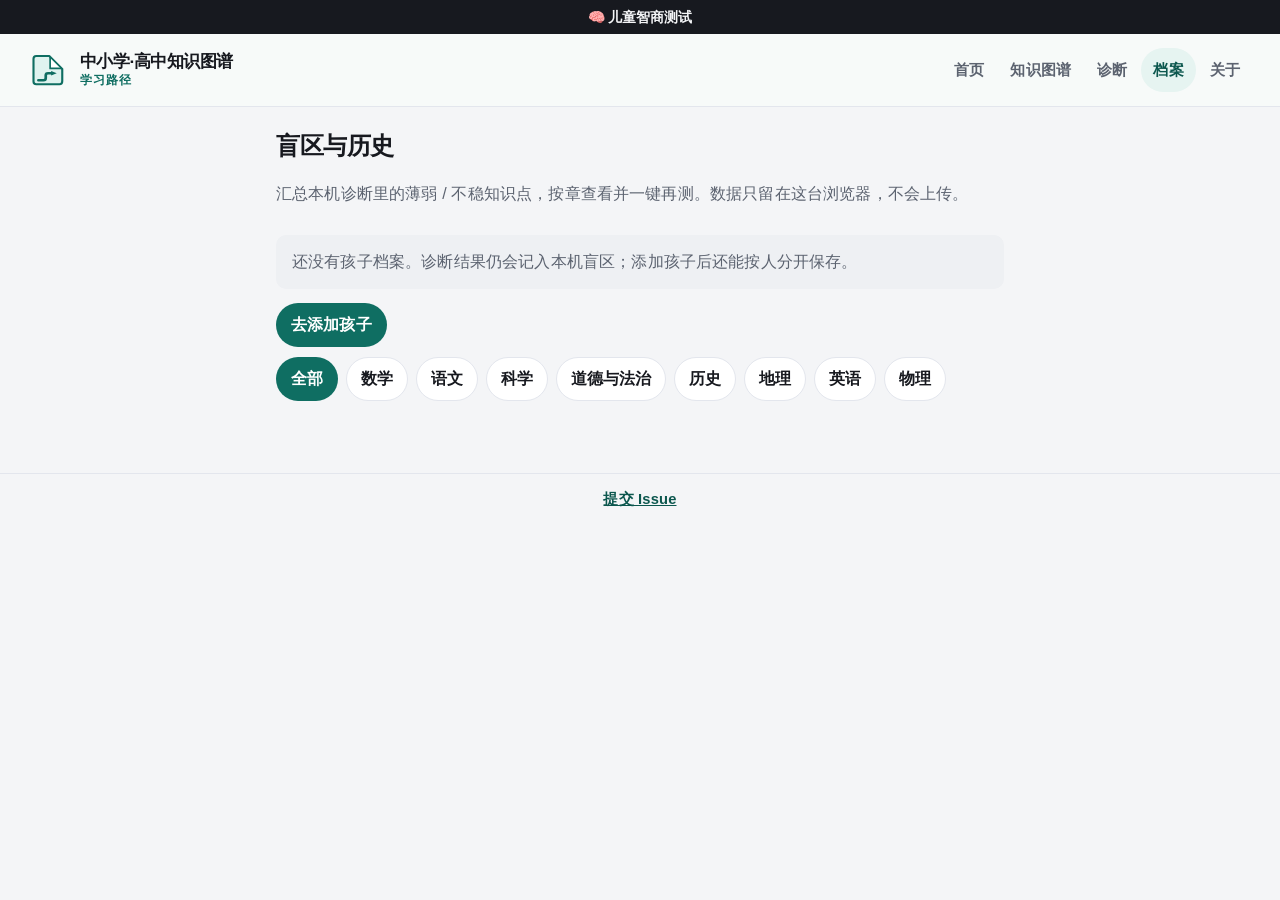
<file: cn-math-taxonomy/children/history.html>
<!DOCTYPE html>
<html lang="zh-CN">
<head>
<meta charset="utf-8">
<meta name="viewport" content="width=device-width, initial-scale=1, viewport-fit=cover">
<title>盲区与历史 · 中小学·高中知识图谱</title>
<link rel="icon" href="data:image/svg+xml,%3Csvg%20xmlns%3D%22http%3A%2F%2Fwww.w3.org%2F2000%2Fsvg%22%20viewBox%3D%220%200%2032%2032%22%3E%3Cpath%20fill%3D%22%23dff3ef%22%20stroke%3D%22%230f6e62%22%20stroke-width%3D%221.7%22%20stroke-linejoin%3D%22round%22%20d%3D%22M6.6%204.8H17L27.4%2015.2V25Q27.4%2027.4%2025.2%2027.4H6.6Q4.4%2027.4%204.4%2025.2V7Q4.4%204.8%206.6%204.8Z%22%2F%3E%3Cpath%20fill%3D%22%23ffffff%22%20d%3D%22M17.7%206.3%2026.1%2014.7H17.7Z%22%2F%3E%3Cpath%20fill%3D%22none%22%20stroke%3D%22%230f6e62%22%20stroke-width%3D%221.35%22%20stroke-linecap%3D%22round%22%20stroke-linejoin%3D%22round%22%20d%3D%22M17.7%206.3V14.7H26.1%22%2F%3E%3Cpath%20fill%3D%22none%22%20stroke%3D%22%230f6e62%22%20stroke-width%3D%222.15%22%20stroke-linecap%3D%22round%22%20stroke-linejoin%3D%22round%22%20d%3D%22M8.3%2024.2H12.4Q14.2%2024.2%2014.2%2022.4V20.2Q14.2%2018.6%2016%2018.6H18.8%22%2F%3E%3Cpath%20fill%3D%22%230f6e62%22%20d%3D%22M18.5%2016.85%2023%2018.6%2018.5%2020.35Z%22%2F%3E%3C%2Fsvg%3E">
<link rel="manifest" href="../manifest.webmanifest">
<link rel="apple-touch-icon" href="../assets/icons/apple-touch-icon.png">
<meta name="theme-color" content="#0f6e62">
<meta name="mobile-web-app-capable" content="yes">
<meta name="apple-mobile-web-app-capable" content="yes">
<meta name="apple-mobile-web-app-title" content="知识图谱">
<link rel="stylesheet" href="../assets/site.css">
<link rel="stylesheet" href="../assets/pwa.css">
<link rel="stylesheet" href="children.css">
</head>
<body class="page-kids">
<a class="top-banner" href="https://test.pansgo.com/?from=math-top" target="_blank" rel="noopener">🧠 儿童智商测试</a>
<header class="site-header">
  <a class="brand" href="../">
    <svg class="logo" viewBox="0 0 32 32" aria-hidden="true"><path fill="var(--logo-sheet)" stroke="currentColor" stroke-width="1.7" stroke-linejoin="round" d="M6.6 4.8H17L27.4 15.2V25Q27.4 27.4 25.2 27.4H6.6Q4.4 27.4 4.4 25.2V7Q4.4 4.8 6.6 4.8Z"/><path fill="var(--logo-fold)" d="M17.7 6.3 26.1 14.7H17.7Z"/><path fill="none" stroke="currentColor" stroke-width="1.35" stroke-linecap="round" stroke-linejoin="round" d="M17.7 6.3V14.7H26.1"/><path fill="none" stroke="currentColor" stroke-width="2.15" stroke-linecap="round" stroke-linejoin="round" d="M8.3 24.2H12.4Q14.2 24.2 14.2 22.4V20.2Q14.2 18.6 16 18.6H18.8"/><path fill="currentColor" d="M18.5 16.85 23 18.6 18.5 20.35Z"/></svg>
    <span class="brand-copy">
      <span class="brand-name">中小学·高中知识图谱</span>
      <span class="brand-kicker">学习路径</span>
    </span>
  </a>
  <nav class="site-nav" aria-label="主导航">
    <div class="page-links">
      <a class="nav-link" href="../">首页</a>
      <a class="nav-link" href="../explore/">知识图谱</a>
      <a class="nav-link" href="../diagnose/">诊断</a>
      <a class="nav-link active" href="./" aria-current="page">档案</a>
      <a class="nav-link" href="https://github.com/xiaoyang111222/cn-math-taxonomy" target="_blank" rel="noopener noreferrer">关于</a>
    </div>
  </nav>
</header>
<main class="kids" id="root">
  <h1>盲区与历史</h1>
  <p class="muted">汇总本机诊断里的薄弱 / 不稳知识点，按章查看并一键再测。数据只留在这台浏览器，不会上传。</p>
  <div class="kid-picker" id="picker"></div>
  <div id="content" aria-live="polite"><p class="muted">加载中……</p></div>
</main>
<footer class="site-footer">
  <p><a href="https://github.com/xiaoyang111222/cn-math-taxonomy/issues/new/choose">提交 Issue</a></p>
</footer>
<script src="../assets/children.js"></script>
<script src="../assets/blindspots.js"></script>
<script src="history.js"></script>
<script src="../assets/stats-config.js"></script>
<script src="../assets/stats.js"></script>
<script src="../assets/pwa.js"></script>
</body>
</html>
</file>
<file: assets/styles.css>
/* ============================================================
   期中闯关局 · 五年级上学期
   静态页面，无外部依赖；颜色、圆角和硬阴影构成轻快的“闯关”气质。
   ============================================================ */

:root {
  --cream: #fbf4e4;
  --paper: #fffdf7;
  --ink: #23303b;
  --ink-soft: #5c6b78;
  --yellow: #ffc93c;
  --coral: #ff7a67;
  --blue: #5b8def;
  --green: #35b97c;
  --accent: #ffc93c;
  --accent-soft: #fff3d1;
  --border: 3px solid var(--ink);
  --shadow: 7px 7px 0 rgba(35, 48, 59, 0.12);
  --font: "PingFang SC", "Hiragino Sans GB", "Microsoft YaHei", "Noto Sans CJK SC",
    "Noto Sans SC", system-ui, -apple-system, "Segoe UI", sans-serif;
}

*,
*::before,
*::after {
  box-sizing: border-box;
}

html {
  scroll-behavior: smooth;
}

body {
  min-height: 100vh;
  margin: 0;
  color: var(--ink);
  font-family: var(--font);
  font-size: 16px;
  line-height: 1.5;
  background: var(--cream);
  overflow-x: hidden;
  -webkit-font-smoothing: antialiased;
}

body::before {
  content: "";
  position: fixed;
  inset: 0;
  z-index: -2;
  background:
    radial-gradient(900px 620px at 6% -8%, rgba(255, 201, 60, 0.38), transparent 62%),
    radial-gradient(720px 540px at 102% 2%, rgba(91, 141, 239, 0.2), transparent 62%),
    radial-gradient(820px 640px at 50% 112%, rgba(53, 185, 124, 0.16), transparent 60%),
    var(--cream);
}

body::after {
  content: "";
  position: fixed;
  inset: 0;
  z-index: -1;
  background-image: radial-gradient(rgba(35, 48, 59, 0.16) 1.4px, transparent 1.4px);
  background-size: 24px 24px;
  opacity: 0.5;
  -webkit-mask-image: linear-gradient(to bottom, #000, transparent 82%);
  mask-image: linear-gradient(to bottom, #000, transparent 82%);
  pointer-events: none;
}

body[data-subject="chinese"] {
  --accent: #ff7a67;
  --accent-soft: #ffe9e3;
}

body[data-subject="math"] {
  --accent: #5b8def;
  --accent-soft: #e8efff;
}

body[data-subject="english"] {
  --accent: #35b97c;
  --accent-soft: #e4f8ee;
}

button {
  font: inherit;
  color: inherit;
}

button,
a {
  -webkit-tap-highlight-color: transparent;
}

::selection {
  background: var(--yellow);
  color: var(--ink);
}

[hidden] {
  display: none !important;
}

.svg-defs {
  position: absolute;
  width: 0;
  height: 0;
  overflow: hidden;
}

.page {
  width: 100%;
  max-width: 1160px;
  margin: 0 auto;
  padding: 0 clamp(18px, 4vw, 40px);
  position: relative;
  z-index: 1;
}

/* ---------- 顶栏 ---------- */

.topbar {
  width: 100%;
  max-width: 1160px;
  margin: 0 auto;
  padding: 24px clamp(18px, 4vw, 40px) 6px;
  display: flex;
  align-items: center;
  justify-content: space-between;
  gap: 16px;
  position: relative;
  z-index: 5;
}

.brand {
  display: inline-flex;
  align-items: center;
  gap: 12px;
  color: var(--ink);
  text-decoration: none;
  border-radius: 16px;
}

.brand:focus-visible {
  outline: 3px solid var(--blue);
  outline-offset: 4px;
}

.brand__mark {
  width: 46px;
  height: 46px;
  display: grid;
  place-items: center;
  font-size: 1.35rem;
  background: var(--yellow);
  border: 2.5px solid var(--ink);
  border-radius: 14px;
  box-shadow: 3px 3px 0 rgba(35, 48, 59, 0.75);
}

.brand__text {
  display: flex;
  flex-direction: column;
  line-height: 1.1;
}

.brand__text b {
  font-size: 1.12rem;
  font-weight: 900;
  letter-spacing: 0.02em;
}

.brand__text small {
  margin-top: 3px;
  font-size: 0.7rem;
  letter-spacing: 0.16em;
  color: var(--ink-soft);
}

.topbar__tools {
  display: flex;
  align-items: center;
  gap: 10px;
}

.total-stars {
  display: inline-flex;
  align-items: center;
  gap: 6px;
  padding: 8px 14px;
  font-size: 0.88rem;
  font-weight: 900;
  background: #fff;
  border: 2.5px solid var(--ink);
  border-radius: 999px;
  box-shadow: 3px 3px 0 rgba(35, 48, 59, 0.14);
  white-space: nowrap;
}

.total-stars__icon {
  font-size: 0.95rem;
}

.sound-toggle {
  width: 44px;
  height: 44px;
  display: grid;
  place-items: center;
  font-size: 1.1rem;
  background: #fff;
  border: 2.5px solid var(--ink);
  border-radius: 50%;
  box-shadow: 3px 3px 0 rgba(35, 48, 59, 0.14);
  cursor: pointer;
  transition: transform 0.16s ease, box-shadow 0.16s ease;
}

.sound-toggle:hover {
  transform: translate(-2px, -2px);
  box-shadow: 5px 5px 0 rgba(35, 48, 59, 0.18);
}

.sound-toggle:active {
  transform: translate(1px, 1px);
  box-shadow: 1px 1px 0 rgba(35, 48, 59, 0.18);
}

.sound-toggle:focus-visible,
.total-stars:focus-visible {
  outline: 3px solid var(--blue);
  outline-offset: 3px;
}

/* ---------- 通用 ---------- */

.screen {
  animation: screen-in 0.45s cubic-bezier(0.2, 0.8, 0.3, 1) both;
}

.btn {
  display: inline-flex;
  align-items: center;
  justify-content: center;
  gap: 10px;
  padding: 12px 20px;
  font-weight: 900;
  line-height: 1.2;
  text-decoration: none;
  background: #fff;
  border: 2.5px solid var(--ink);
  border-radius: 16px;
  box-shadow: 4px 4px 0 var(--ink);
  cursor: pointer;
  transition: transform 0.16s ease, box-shadow 0.16s ease, background 0.16s ease;
}

.btn:hover {
  transform: translate(-2px, -2px);
  box-shadow: 6px 6px 0 var(--ink);
}

.btn:active {
  transform: translate(2px, 2px);
  box-shadow: 1px 1px 0 var(--ink);
}

.btn:focus-visible {
  outline: 3px solid var(--blue);
  outline-offset: 3px;
}

.btn--primary {
  background: var(--yellow);
}

.btn--secondary {
  background: #fff;
}

.btn--ghost {
  background: transparent;
  border-color: transparent;
  box-shadow: none;
  padding: 8px 12px;
}

.btn--ghost:hover {
  transform: none;
  box-shadow: none;
  background: rgba(255, 255, 255, 0.7);
}

.btn--sm {
  padding: 9px 16px;
  font-size: 0.9rem;
  border-width: 2.5px;
  border-radius: 13px;
  box-shadow: 3px 3px 0 var(--ink);
}

.btn--lg {
  padding: 16px 26px;
  font-size: 1.05rem;
  border-radius: 18px;
}

.btn__arrow {
  transition: transform 0.2s ease;
}

.btn:hover .btn__arrow {
  transform: translateX(4px);
}

.eyebrow {
  display: inline-flex;
  align-items: center;
  gap: 8px;
  margin: 0 0 22px;
  padding: 7px 14px;
  font-size: 0.76rem;
  font-weight: 800;
  letter-spacing: 0.08em;
  color: var(--ink-soft);
  background: #fff;
  border: 2px solid var(--ink);
  border-radius: 999px;
  box-shadow: 2px 2px 0 var(--ink);
}

.eyebrow__dot {
  width: 8px;
  height: 8px;
  border-radius: 50%;
  background: var(--coral);
  box-shadow: 0 0 0 3px rgba(255, 122, 103, 0.25);
}

.star {
  color: #d8d1c3;
  font-style: normal;
}

.star.is-on {
  color: var(--accent);
}

/* ---------- 首页 · 头图 ---------- */

.screen--home {
  padding-bottom: 24px;
}

.hero {
  display: grid;
  grid-template-columns: 1.05fr 0.95fr;
  align-items: center;
  gap: clamp(24px, 5vw, 64px);
  padding: clamp(26px, 5vw, 54px) 0 14px;
}

.hero h1 {
  margin: 0 0 22px;
  font-size: clamp(2.45rem, 5.6vw, 4.5rem);
  font-weight: 900;
  line-height: 1.04;
  letter-spacing: -0.02em;
}

.hero h1 em {
  font-style: normal;
  white-space: nowrap;
  background: linear-gradient(
    180deg,
    transparent 57%,
    var(--yellow) 57%,
    var(--yellow) 93%,
    transparent 93%
  );
  padding: 0 0.06em;
}

.hero__lead {
  max-width: 33em;
  margin: 0 0 26px;
  font-size: 1.02rem;
  line-height: 1.9;
  color: var(--ink-soft);
}

.hero__actions {
  display: flex;
  align-items: center;
  flex-wrap: wrap;
  gap: 16px;
}

.hero__hint {
  font-size: 0.76rem;
  color: var(--ink-soft);
}

.hero__meta {
  display: flex;
  gap: 32px;
  margin: 32px 0 0;
  padding: 0;
  list-style: none;
}

.hero__meta li {
  display: flex;
  align-items: baseline;
  gap: 7px;
  font-size: 0.78rem;
  color: var(--ink-soft);
}

.hero__meta b {
  font-size: 1.5rem;
  font-weight: 900;
  color: var(--ink);
}

.hero__side {
  display: flex;
  justify-content: center;
}

.mascot-card {
  position: relative;
  width: min(100%, 400px);
  aspect-ratio: 1 / 0.94;
  padding: 24px;
  display: grid;
  place-items: center;
  background: #fff8e7;
  border: 3px solid var(--ink);
  border-radius: 40px;
  box-shadow: 10px 10px 0 rgba(35, 48, 59, 0.16);
}

.mascot-card::before {
  content: "";
  position: absolute;
  inset: 14px;
  border: 2px dashed rgba(35, 48, 59, 0.18);
  border-radius: 30px;
  pointer-events: none;
}

.mascot {
  width: 78%;
  height: auto;
  filter: drop-shadow(0 10px 0 rgba(35, 48, 59, 0.07));
  animation: bob 4.5s ease-in-out infinite;
}

.speech {
  position: absolute;
  top: -20px;
  right: -8px;
  z-index: 2;
  max-width: 200px;
  margin: 0;
  padding: 10px 14px;
  font-size: 0.8rem;
  font-weight: 700;
  line-height: 1.55;
  text-align: left;
  background: #fff;
  border: 2.5px solid var(--ink);
  border-radius: 16px;
  box-shadow: 4px 4px 0 rgba(35, 48, 59, 0.16);
  transform: rotate(2deg);
}

.speech::after {
  content: "";
  position: absolute;
  bottom: -9px;
  left: 28px;
  width: 14px;
  height: 14px;
  background: #fff;
  border-right: 2.5px solid var(--ink);
  border-bottom: 2.5px solid var(--ink);
  transform: rotate(45deg);
}

.float-badge {
  position: absolute;
  display: grid;
  place-items: center;
  width: 48px;
  height: 48px;
  font-size: 1.3rem;
  background: #fff;
  border: 2.5px solid var(--ink);
  border-radius: 16px;
  box-shadow: 3px 3px 0 rgba(35, 48, 59, 0.16);
  animation: bob 3.6s ease-in-out infinite;
}

.float-badge--pencil {
  top: 16%;
  left: -22px;
  transform: rotate(-10deg);
  animation-delay: -0.8s;
}

.float-badge--book {
  bottom: 13%;
  left: -14px;
  transform: rotate(8deg);
  animation-delay: -1.6s;
}

.float-badge--bulb {
  right: -16px;
  bottom: 20%;
  transform: rotate(6deg);
  animation-delay: -2.4s;
}

/* ---------- 首页 · 科目卡 ---------- */

.section-head {
  display: flex;
  align-items: baseline;
  justify-content: space-between;
  gap: 16px;
  margin: clamp(30px, 5vw, 48px) 0 18px;
}

.section-head h2 {
  margin: 0;
  font-size: clamp(1.35rem, 2.4vw, 1.75rem);
  font-weight: 900;
}

.section-head p {
  margin: 0;
  font-size: 0.82rem;
  color: var(--ink-soft);
}

.subject-grid {
  display: grid;
  grid-template-columns: repeat(3, 1fr);
  gap: 18px;
}

.subject-card {
  --tint: #fff3d1;
  --card-accent: var(--yellow);
  --card-ink: #8a5b00;
  position: relative;
  display: flex;
  flex-direction: column;
  align-items: flex-start;
  gap: 8px;
  width: 100%;
  padding: 22px;
  text-align: left;
  background: #fff;
  border: 3px solid var(--ink);
  border-radius: 26px;
  box-shadow: var(--shadow);
  cursor: pointer;
  overflow: hidden;
  transition: transform 0.18s ease, box-shadow 0.18s ease;
}

.subject-card::before {
  content: "";
  position: absolute;
  top: -46px;
  right: -46px;
  width: 128px;
  height: 128px;
  border-radius: 50%;
  background: var(--tint);
  opacity: 0.9;
  transition: transform 0.3s ease;
}

.subject-card:hover,
.subject-card:focus-visible {
  transform: translate(-3px, -3px);
  box-shadow: 10px 10px 0 rgba(35, 48, 59, 0.2);
}

.subject-card:hover::before {
  transform: scale(1.12);
}

.subject-card:active {
  transform: translate(2px, 2px);
  box-shadow: 3px 3px 0 rgba(35, 48, 59, 0.2);
}

.subject-card:focus-visible {
  outline: 3px solid var(--blue);
  outline-offset: 4px;
}

.subject-card--chinese {
  --tint: #ffe9e3;
  --card-accent: #ff7a67;
  --card-ink: #b43325;
}

.subject-card--math {
  --tint: #e8efff;
  --card-accent: #5b8def;
  --card-ink: #2f5dbb;
}

.subject-card--english {
  --tint: #e4f8ee;
  --card-accent: #35b97c;
  --card-ink: #1e7a50;
}

.subject-card__top {
  position: relative;
  z-index: 1;
  display: flex;
  align-items: flex-start;
  justify-content: space-between;
  width: 100%;
}

.subject-mark {
  width: 52px;
  height: 52px;
  display: grid;
  place-items: center;
  font-size: 1.45rem;
  font-weight: 900;
  color: var(--ink);
  background: var(--card-accent);
  border: 2.5px solid var(--ink);
  border-radius: 16px;
  box-shadow: 3px 3px 0 rgba(35, 48, 59, 0.22);
}

.subject-stars {
  font-size: 1.05rem;
  letter-spacing: 0.12em;
  line-height: 1;
}

.subject-card .subject-stars .star.is-on {
  color: var(--card-accent);
}

.subject-name {
  position: relative;
  z-index: 1;
  margin-top: 4px;
  font-size: 1.4rem;
  font-weight: 900;
}

.subject-scope {
  position: relative;
  z-index: 1;
  font-size: 0.8rem;
  color: var(--ink-soft);
}

.subject-best {
  position: relative;
  z-index: 1;
  margin-top: 6px;
  padding: 4px 9px;
  font-size: 0.76rem;
  font-weight: 700;
  color: var(--ink-soft);
  background: var(--tint);
  border-radius: 8px;
}

.subject-go {
  position: relative;
  z-index: 1;
  display: inline-flex;
  align-items: center;
  gap: 6px;
  margin-top: 10px;
  font-size: 0.9rem;
  font-weight: 900;
  color: var(--card-ink);
}

.subject-go span {
  transition: transform 0.18s ease;
}

.subject-card:hover .subject-go span {
  transform: translateX(4px);
}

/* ---------- 首页 · 配套学习 ---------- */

.study-hub {
  margin-top: clamp(36px, 6vw, 62px);
}

.study-hub__grid {
  display: grid;
  grid-template-columns: repeat(2, minmax(0, 1fr));
  gap: 14px;
}

.hub-card {
  display: flex;
  align-items: center;
  gap: 14px;
  padding: 16px 18px;
  color: var(--ink);
  text-decoration: none;
  background: var(--paper);
  border: 3px solid var(--ink);
  border-radius: 20px;
  box-shadow: 6px 6px 0 rgba(35, 48, 59, 0.12);
  transition: transform 0.16s ease, box-shadow 0.16s ease;
}

.hub-card:hover {
  transform: translate(-2px, -2px);
  box-shadow: 9px 9px 0 rgba(35, 48, 59, 0.16);
}

.hub-card:focus-visible {
  outline: 3px solid var(--blue);
  outline-offset: 3px;
}

.hub-card--books {
  background: linear-gradient(125deg, #fff6da, #ffe6b8);
}

.hub-card--admin {
  background: linear-gradient(125deg, #eaf1ff, #dbe8ff);
}

.hub-card__icon {
  flex: none;
  display: grid;
  place-items: center;
  width: 48px;
  height: 48px;
  font-size: 1.4rem;
  background: #fff;
  border: 2.5px solid var(--ink);
  border-radius: 14px;
  box-shadow: 3px 3px 0 rgba(35, 48, 59, 0.16);
}

.hub-card__copy {
  display: flex;
  flex: 1;
  flex-direction: column;
  gap: 3px;
  min-width: 0;
}

.hub-card__copy b {
  font-size: 1rem;
  font-weight: 900;
}

.hub-card__copy span {
  font-size: 0.76rem;
  line-height: 1.55;
  color: var(--ink-soft);
}

.hub-card__go {
  flex: none;
  font-size: 0.76rem;
  font-weight: 900;
  white-space: nowrap;
}

/* ---------- 首页 · 玩法 / 页脚 ---------- */

.how {
  margin-top: clamp(36px, 6vw, 62px);
}

.steps {
  display: grid;
  grid-template-columns: repeat(3, 1fr);
  gap: 16px;
  margin: 0;
  padding: 0;
  list-style: none;
}

.steps li {
  display: flex;
  align-items: flex-start;
  gap: 14px;
  padding: 18px;
  background: rgba(255, 255, 255, 0.62);
  border: 2px dashed rgba(35, 48, 59, 0.25);
  border-radius: 18px;
}

.step-num {
  flex: 0 0 34px;
  height: 34px;
  display: grid;
  place-items: center;
  font-size: 0.9rem;
  font-weight: 900;
  background: var(--yellow);
  border: 2.5px solid var(--ink);
  border-radius: 50%;
}

.steps b {
  font-size: 0.94rem;
}

.steps p {
  margin: 4px 0 0;
  font-size: 0.8rem;
  line-height: 1.6;
  color: var(--ink-soft);
}

.footer {
  margin: clamp(38px, 6vw, 64px) 0 0;
  padding: 20px 0 30px;
  border-top: 2px dashed rgba(35, 48, 59, 0.2);
  font-size: 0.78rem;
  color: var(--ink-soft);
}

.footer p {
  margin: 0 0 6px;
}

.footer__small {
  opacity: 0.85;
}


.footer a {
  color: var(--blue);
  font-weight: 700;
}

.local-bank-note {
  display: flex;
  flex-wrap: wrap;
  align-items: center;
  justify-content: space-between;
  gap: 10px;
  margin: 14px 0 0;
  padding: 10px 14px;
  font-size: 0.76rem;
  color: var(--ink-soft);
  background: #fff8dc;
  border: 2px solid rgba(35, 48, 59, 0.22);
  border-radius: 12px;
}

.local-bank-note[hidden] {
  display: none;
}

.local-bank-note .btn {
  min-height: 30px;
  padding: 3px 10px;
  font-size: 0.7rem;
}

/* ---------- 答题页 ---------- */

.screen--quiz {
  padding: clamp(10px, 3vw, 26px) 0 60px;
}

.quiz-wrap {
  max-width: 900px;
  margin: 0 auto;
}

.quiz-top {
  display: flex;
  align-items: center;
  justify-content: space-between;
  gap: 12px;
  margin-bottom: 18px;
}

.quiz-subject {
  padding: 8px 16px;
  font-size: 0.92rem;
  font-weight: 900;
  background: var(--accent-soft);
  border: 2.5px solid var(--ink);
  border-radius: 999px;
  white-space: nowrap;
}

.quiz-score {
  padding: 8px 16px;
  font-size: 0.88rem;
  font-weight: 800;
  background: #fff;
  border: 2.5px solid var(--ink);
  border-radius: 999px;
  box-shadow: 3px 3px 0 rgba(35, 48, 59, 0.12);
  white-space: nowrap;
}

.quiz-score b {
  font-size: 1.15rem;
  color: #c33b2b;
  font-variant-numeric: tabular-nums;
}

.quiz-meta {
  display: flex;
  align-items: center;
  justify-content: space-between;
  gap: 10px;
  margin-bottom: 8px;
  font-size: 0.84rem;
  font-weight: 700;
  color: var(--ink-soft);
}

.quiz-combo {
  padding: 3px 10px;
  font-weight: 900;
  color: #8a5b00;
  background: #fff3d1;
  border: 2px solid #f2c14e;
  border-radius: 999px;
  animation: pop 0.3s ease;
}

.quiz-time {
  font-variant-numeric: tabular-nums;
}

.progress {
  height: 14px;
  margin-bottom: 22px;
  background: #fff;
  border: 2.5px solid var(--ink);
  border-radius: 999px;
  box-shadow: 3px 3px 0 rgba(35, 48, 59, 0.1);
  overflow: hidden;
}

.progress__bar {
  display: block;
  width: 0;
  height: 100%;
  background: linear-gradient(90deg, var(--yellow), var(--coral));
  border-right: 2px solid var(--ink);
  transition: width 0.35s ease;
}

.question-card {
  position: relative;
  padding: clamp(22px, 4vw, 40px);
  background: #fff;
  border: 3px solid var(--ink);
  border-radius: 30px;
  box-shadow: 10px 10px 0 rgba(35, 48, 59, 0.14);
}

.question-card__head {
  display: flex;
  align-items: center;
  justify-content: space-between;
  gap: 12px;
  margin-bottom: 16px;
}

.q-tag {
  display: inline-block;
  padding: 5px 12px;
  font-size: 0.76rem;
  font-weight: 900;
  letter-spacing: 0.04em;
  background: var(--accent-soft);
  border: 2px solid var(--ink);
  border-radius: 999px;
}

.keyboard-hint {
  font-size: 0.7rem;
  color: var(--ink-soft);
}

.q-text {
  margin: 0 0 26px;
  font-size: clamp(1.32rem, 2.6vw, 1.92rem);
  font-weight: 900;
  line-height: 1.55;
  white-space: pre-line;
}

.q-figure-wrap {
  margin: 0 0 18px;
}

.q-figure {
  margin: 0;
  text-align: center;
}

.q-figure img {
  display: block;
  max-width: 100%;
  max-height: min(38vh, 320px);
  margin: 0 auto;
  object-fit: contain;
  background: #fff;
  border: 2.5px solid var(--ink);
  border-radius: 12px;
  box-shadow: 4px 4px 0 rgba(35, 48, 59, 0.12);
}

.q-figure figcaption {
  margin-top: 6px;
  font-size: 0.72rem;
  color: var(--ink-soft);
}

.review-card .q-figure img {
  max-height: 220px;
}

.options {
  display: grid;
  grid-template-columns: repeat(2, 1fr);
  gap: 14px;
}

.option {
  display: flex;
  align-items: center;
  gap: 14px;
  padding: 16px 18px;
  font-size: 0.98rem;
  font-weight: 700;
  text-align: left;
  background: var(--paper);
  border: 2.5px solid var(--ink);
  border-radius: 18px;
  box-shadow: 3px 3px 0 rgba(35, 48, 59, 0.12);
  cursor: pointer;
  transition: transform 0.15s ease, box-shadow 0.15s ease, background 0.15s ease;
}

.option:hover:not(:disabled) {
  transform: translate(-2px, -2px);
  background: #fff;
  box-shadow: 5px 5px 0 rgba(35, 48, 59, 0.16);
}

.option:active:not(:disabled) {
  transform: translate(1px, 1px);
  box-shadow: 1px 1px 0 rgba(35, 48, 59, 0.16);
}

.option:disabled {
  cursor: default;
}

.option:focus-visible {
  outline: 3px solid var(--blue);
  outline-offset: 3px;
}

.option__letter {
  flex: 0 0 36px;
  height: 36px;
  display: grid;
  place-items: center;
  font-size: 0.88rem;
  font-weight: 900;
  background: #fff;
  border: 2px solid var(--ink);
  border-radius: 12px;
}

.option.is-correct {
  background: #e4f8ee;
  border-color: #1e7a50;
  box-shadow: 3px 3px 0 rgba(30, 122, 80, 0.28);
}

.option.is-correct .option__letter {
  color: #fff;
  background: #1e7a50;
  border-color: #1e7a50;
}

.option.is-wrong {
  background: #ffe9e3;
  border-color: #c33b2b;
  box-shadow: 3px 3px 0 rgba(195, 59, 43, 0.28);
}

.option.is-wrong .option__letter {
  color: #fff;
  background: #c33b2b;
  border-color: #c33b2b;
}

.option.is-muted {
  opacity: 0.55;
}

.feedback {
  display: flex;
  flex-direction: column;
  gap: 8px;
  margin-top: 22px;
  padding: 18px 20px;
  background: #f0fbf5;
  border: 2.5px solid var(--ink);
  border-radius: 20px;
  animation: pop 0.25s ease;
}

.feedback--wrong {
  background: #fff4f1;
}

.feedback__head {
  display: flex;
  align-items: center;
  gap: 10px;
  font-size: 0.98rem;
}

.feedback__icon {
  width: 28px;
  height: 28px;
  display: grid;
  place-items: center;
  font-size: 0.9rem;
  font-weight: 900;
  color: #fff;
  background: #1e7a50;
  border-radius: 50%;
}

.feedback--wrong .feedback__icon {
  background: #b43325;
}

.feedback__text {
  margin: 0;
  font-size: 0.9rem;
  line-height: 1.7;
  color: var(--ink-soft);
}

.feedback .btn {
  align-self: flex-end;
  margin-top: 6px;
}

.next-btn {
  min-width: 132px;
}

.quiz-footnote {
  margin: 18px 0 0;
  font-size: 0.74rem;
  text-align: center;
  color: var(--ink-soft);
}

/* ---------- 结果页 ---------- */

.screen--result {
  padding: clamp(8px, 3vw, 24px) 0 58px;
}

.result-wrap {
  max-width: 960px;
  margin: 0 auto;
}

.result-hero {
  position: relative;
  padding: 4px 0;
  text-align: center;
}

.result-mascot {
  position: relative;
  width: 116px;
  height: 116px;
  margin: 0 auto 4px;
}

.result-mascot .mascot {
  width: 100%;
  height: 100%;
  animation: bob 4.5s ease-in-out infinite;
}

.result-mascot__spark {
  position: absolute;
  top: 0;
  right: -12px;
  font-size: 1.4rem;
  animation: twinkle 2s ease-in-out infinite;
}

.result-hero .eyebrow {
  margin-bottom: 14px;
}

.result-hero h1 {
  margin: 0 0 12px;
  font-size: clamp(1.9rem, 4vw, 2.9rem);
  font-weight: 900;
  letter-spacing: -0.01em;
}

.stars {
  display: flex;
  justify-content: center;
  gap: 10px;
  margin: 6px 0 10px;
  font-size: clamp(2.1rem, 4vw, 2.8rem);
  line-height: 1;
}

.stars .star {
  display: inline-block;
  transform: scale(0.92);
}

.stars .star.is-on {
  color: var(--yellow);
  text-shadow: 0 3px 0 rgba(35, 48, 59, 0.16);
  animation: star-pop 0.45s cubic-bezier(0.2, 1.6, 0.4, 1) both;
}

.result-score {
  display: flex;
  align-items: baseline;
  justify-content: center;
  gap: 6px;
  margin: 0;
}

.result-score b {
  font-size: clamp(3.4rem, 7vw, 4.9rem);
  font-weight: 900;
  line-height: 1;
  letter-spacing: -0.03em;
  font-variant-numeric: tabular-nums;
}

.result-score span {
  font-weight: 800;
  color: var(--ink-soft);
}

.result-note {
  margin: 8px 0 18px;
  font-size: 0.94rem;
  color: var(--ink-soft);
}

.result-chips {
  display: flex;
  flex-wrap: wrap;
  justify-content: center;
  gap: 10px;
}

.result-chip {
  display: inline-flex;
  align-items: center;
  gap: 6px;
  padding: 6px 12px;
  font-size: 0.78rem;
  font-weight: 700;
  background: #fff;
  border: 2px solid var(--ink);
  border-radius: 999px;
  box-shadow: 2px 2px 0 rgba(35, 48, 59, 0.1);
}

.result-chip span {
  color: var(--ink-soft);
}

.result-chip b {
  font-weight: 900;
}

.result-chip--new {
  color: #8a5b00;
  background: #fff3d1;
  border-color: #e2a600;
}

.result-grid {
  display: grid;
  grid-template-columns: 1.15fr 0.85fr;
  gap: 18px;
  margin-top: 26px;
}

.panel {
  padding: 22px;
  background: #fff;
  border: 3px solid var(--ink);
  border-radius: 24px;
  box-shadow: 7px 7px 0 rgba(35, 48, 59, 0.1);
}

.panel--tips {
  background: #fffbef;
}

.panel__head {
  display: flex;
  align-items: baseline;
  justify-content: space-between;
  gap: 12px;
  margin-bottom: 16px;
}

.panel__head h2 {
  margin: 0;
  font-size: 1.08rem;
  font-weight: 900;
}

.panel__hint {
  font-size: 0.72rem;
  color: var(--ink-soft);
  white-space: nowrap;
}

.knowledge-list {
  display: flex;
  flex-direction: column;
  gap: 14px;
}

.knowledge-row__top {
  display: flex;
  align-items: baseline;
  justify-content: space-between;
  gap: 10px;
  margin-bottom: 6px;
  font-size: 0.84rem;
  font-weight: 700;
}

.knowledge-name {
  font-weight: 800;
}

.knowledge-count {
  color: var(--ink-soft);
  font-variant-numeric: tabular-nums;
  white-space: nowrap;
}

.knowledge-bar {
  height: 10px;
  overflow: hidden;
  background: #f0ece2;
  border: 1.5px solid rgba(35, 48, 59, 0.14);
  border-radius: 999px;
}

.knowledge-bar__fill {
  display: block;
  width: 0;
  height: 100%;
  background: var(--green);
  border-radius: 999px;
  transition: width 0.6s ease;
}

.knowledge-row--mid .knowledge-bar__fill {
  background: #f2b632;
}

.knowledge-row--weak .knowledge-bar__fill {
  background: var(--coral);
}

.knowledge-row--weak .knowledge-name {
  color: #b43325;
}

.tips {
  display: flex;
  flex-direction: column;
  gap: 14px;
  margin: 0;
  padding: 0;
  list-style: none;
}

.tips li {
  display: flex;
  align-items: flex-start;
  gap: 10px;
}

.tip-num {
  flex: 0 0 24px;
  height: 24px;
  display: grid;
  place-items: center;
  margin-top: 1px;
  font-size: 0.74rem;
  font-weight: 900;
  background: var(--yellow);
  border: 2px solid var(--ink);
  border-radius: 50%;
}

.tips p {
  margin: 0;
  font-size: 0.84rem;
  line-height: 1.7;
  color: #5a4a2a;
}

.panel--review {
  margin-top: 18px;
}

.wrong-list {
  display: flex;
  flex-direction: column;
  gap: 14px;
}

.review-card {
  padding: 16px 18px;
  background: var(--paper);
  border: 2px solid rgba(35, 48, 59, 0.18);
  border-radius: 18px;
}

.review-card__head {
  display: flex;
  align-items: flex-start;
  gap: 10px;
}

.review-card__tag {
  flex: 0 0 auto;
  margin-top: 2px;
  padding: 2px 8px;
  font-size: 0.7rem;
  font-weight: 900;
  color: #a93626;
  background: #ffe9e3;
  border: 1.5px solid #e85943;
  border-radius: 999px;
}

.review-card__q {
  margin: 0;
  font-size: 0.92rem;
  font-weight: 800;
  line-height: 1.6;
  white-space: pre-line;
}

.review-card__answers {
  display: flex;
  flex-wrap: wrap;
  gap: 8px;
  margin: 10px 0 8px;
}

.answer-pill {
  padding: 4px 9px;
  font-size: 0.77rem;
  font-weight: 700;
  border: 1.5px solid;
  border-radius: 8px;
}

.answer-pill--wrong {
  color: #a93626;
  background: #ffe9e3;
  border-color: #e85943;
}

.answer-pill--right {
  color: #1e7a50;
  background: #e4f8ee;
  border-color: var(--green);
}

.review-card__explain {
  margin: 0;
  font-size: 0.8rem;
  line-height: 1.65;
  color: var(--ink-soft);
}

.review-empty {
  display: flex;
  align-items: center;
  gap: 14px;
  padding: 18px;
  background: #f0fbf5;
  border: 2px dashed var(--green);
  border-radius: 18px;
}

.review-empty > span {
  font-size: 2rem;
}

.review-empty b {
  font-size: 0.95rem;
}

.review-empty p {
  margin: 4px 0 0;
  font-size: 0.82rem;
  color: var(--ink-soft);
}

.result-actions {
  display: flex;
  flex-wrap: wrap;
  justify-content: center;
  gap: 14px;
  margin-top: 28px;
}

.result-footnote {
  margin: 20px 0 0;
  font-size: 0.74rem;
  text-align: center;
  color: var(--ink-soft);
}

/* ---------- 其它 ---------- */

#confetti {
  position: fixed;
  inset: 0;
  z-index: 80;
  display: none;
  width: 100vw;
  height: 100vh;
  pointer-events: none;
}

.noscript {
  max-width: 720px;
  margin: 40px auto;
  padding: 16px 20px;
  text-align: center;
  background: #fff;
  border: 2px solid var(--ink);
  border-radius: 14px;
}

/* ---------- 动效 ---------- */

@keyframes bob {
  0%,
  100% {
    transform: translateY(0) rotate(-1deg);
  }
  50% {
    transform: translateY(-10px) rotate(1deg);
  }
}

@keyframes pop {
  from {
    opacity: 0;
    transform: translateY(6px) scale(0.98);
  }
  to {
    opacity: 1;
    transform: none;
  }
}

@keyframes screen-in {
  from {
    opacity: 0;
    transform: translateY(14px);
  }
  to {
    opacity: 1;
    transform: none;
  }
}

@keyframes star-pop {
  0% {
    transform: scale(0) rotate(-30deg);
  }
  70% {
    transform: scale(1.25) rotate(6deg);
  }
  100% {
    transform: scale(1) rotate(0);
  }
}

@keyframes twinkle {
  0%,
  100% {
    opacity: 0.4;
    transform: scale(0.9);
  }
  50% {
    opacity: 1;
    transform: scale(1.1);
  }
}

/* ---------- 响应式 ---------- */

@media (max-width: 900px) {
  .hero {
    grid-template-columns: 1fr;
    gap: 34px;
  }

  .hero__side {
    justify-content: flex-start;
  }

  .mascot-card {
    width: min(100%, 360px);
    margin: 0 auto;
  }

  .steps {
    grid-template-columns: 1fr;
  }

  .result-grid {
    grid-template-columns: 1fr;
  }
}

@media (max-width: 720px) {
  .topbar {
    padding-top: 16px;
  }

  .brand__mark {
    width: 42px;
    height: 42px;
    font-size: 1.2rem;
  }

  .brand__text small {
    display: none;
  }

  .hero {
    padding-top: 20px;
  }

  .hero h1 {
    font-size: clamp(2.2rem, 11vw, 3.1rem);
    margin-bottom: 18px;
  }

  .hero__lead {
    font-size: 0.94rem;
    line-height: 1.8;
  }

  .hero__meta {
    gap: 22px;
    margin-top: 26px;
  }

  .hero__meta b {
    font-size: 1.3rem;
  }

  .mascot-card {
    width: min(100%, 300px);
    border-radius: 30px;
    padding: 18px;
  }

  .speech {
    top: -16px;
    right: -4px;
    max-width: 168px;
    font-size: 0.72rem;
    padding: 8px 11px;
  }

  .float-badge {
    width: 38px;
    height: 38px;
    font-size: 1rem;
    border-radius: 12px;
  }

  .float-badge--pencil {
    left: -12px;
  }

  .float-badge--book {
    left: -8px;
  }

  .subject-grid {
    grid-template-columns: 1fr;
    gap: 14px;
  }

  .subject-card {
    padding: 18px;
  }

  .section-head {
    align-items: flex-start;
    flex-direction: column;
    gap: 4px;
  }

  .quiz-top {
    flex-wrap: wrap;
    justify-content: space-between;
    gap: 8px;
  }

  .quiz-subject {
    order: -1;
    flex: 1 1 100%;
    text-align: center;
    font-size: 0.84rem;
    padding: 6px 12px;
  }

  .quiz-score {
    margin-left: auto;
    padding: 6px 12px;
    font-size: 0.8rem;
  }

  .question-card {
    padding: 20px 16px;
    border-radius: 24px;
    box-shadow: 7px 7px 0 rgba(35, 48, 59, 0.14);
  }

  .question-card__head {
    align-items: flex-start;
    flex-direction: column;
    gap: 8px;
  }

  .keyboard-hint {
    display: none;
  }

  .options {
    grid-template-columns: 1fr;
    gap: 11px;
  }

  .option {
    padding: 14px;
    font-size: 0.94rem;
  }

  .q-text {
    margin-bottom: 20px;
  }

  .feedback {
    padding: 16px;
  }

  .feedback .btn {
    align-self: stretch;
  }

  .result-mascot {
    width: 96px;
    height: 96px;
  }

  .result-chips {
    gap: 8px;
  }

  .result-chip {
    font-size: 0.74rem;
    padding: 5px 10px;
  }

  .panel {
    padding: 18px;
    border-radius: 20px;
  }

  .result-actions .btn {
    flex: 1 1 140px;
  }
}

@media (prefers-reduced-motion: reduce) {
  *,
  *::before,
  *::after {
    animation-duration: 0.001ms !important;
    animation-iteration-count: 1 !important;
    transition-duration: 0.001ms !important;
    scroll-behavior: auto !important;
  }
}


@media (max-width: 760px) {
  .study-hub__grid {
    grid-template-columns: 1fr;
  }

  .hub-card {
    align-items: flex-start;
    flex-wrap: wrap;
  }

  .hub-card__go {
    width: 100%;
    padding-left: 62px;
  }
}
</file>
<file: admin/assets/admin.css>
/* ============================================================
   题库工作台
   复用 assets/styles.css 的配色和按钮，补充后台表单与列表样式。
   ============================================================ */

.visually-hidden {
  position: absolute !important;
  width: 1px;
  height: 1px;
  padding: 0;
  margin: -1px;
  overflow: hidden;
  clip: rect(0, 0, 0, 0);
  white-space: nowrap;
  border: 0;
}

.admin-page .top-link {
  display: inline-flex;
  align-items: center;
  padding: 8px 13px;
  color: var(--ink);
  font-size: 0.8rem;
  font-weight: 800;
  text-decoration: none;
  background: #fff;
  border: 2.5px solid var(--ink);
  border-radius: 999px;
  box-shadow: 3px 3px 0 rgba(35, 48, 59, 0.14);
}

.admin-page .top-link:hover {
  transform: translate(-1px, -1px);
  box-shadow: 4px 4px 0 rgba(35, 48, 59, 0.18);
}

.admin-top {
  width: 100%;
  max-width: 1160px;
  margin: 0 auto;
  padding: 20px clamp(18px, 4vw, 40px) 6px;
  display: flex;
  align-items: center;
  justify-content: space-between;
  gap: 16px;
  position: relative;
  z-index: 5;
}

.admin-top__actions {
  display: flex;
  align-items: center;
  flex-wrap: wrap;
  justify-content: flex-end;
  gap: 8px;
}

.save-state {
  font-size: 0.7rem;
  font-weight: 700;
  color: var(--ink-soft);
}

.save-state.is-error {
  color: #c0392b;
}

.admin-main {
  padding-bottom: 10px;
}

.admin-hero {
  display: grid;
  grid-template-columns: minmax(0, 1.2fr) minmax(320px, 0.9fr);
  gap: clamp(22px, 4vw, 42px);
  align-items: center;
  padding: clamp(22px, 4vw, 44px) 0 24px;
}

.admin-hero h1 {
  margin: 0;
  font-size: clamp(2.2rem, 5vw, 3.7rem);
  line-height: 1.04;
  letter-spacing: -0.045em;
  font-weight: 900;
}

.admin-hero h1 em {
  font-style: normal;
  color: var(--green);
  text-decoration: underline;
  text-decoration-thickness: 6px;
  text-decoration-color: var(--yellow);
  text-underline-offset: 8px;
}

.admin-hero__lead {
  max-width: 38em;
  margin: 18px 0 0;
  font-size: 0.95rem;
  line-height: 1.75;
  color: var(--ink-soft);
}

.admin-hero__lead code,
.admin-note code,
.io-card code {
  padding: 1px 5px;
  font-size: 0.9em;
  background: rgba(35, 48, 59, 0.07);
  border-radius: 4px;
}

.admin-stats {
  display: grid;
  grid-template-columns: repeat(3, minmax(0, 1fr));
  gap: 8px;
}

.stat-card {
  display: flex;
  flex-direction: column;
  gap: 2px;
  padding: 12px 14px;
  background: var(--paper);
  border: 2.5px solid var(--ink);
  border-radius: 14px;
  box-shadow: 4px 4px 0 rgba(35, 48, 59, 0.12);
}

.stat-card b {
  font-size: 1.35rem;
  font-weight: 900;
  letter-spacing: -0.03em;
}

.stat-card span {
  font-size: 0.66rem;
  font-weight: 700;
  color: var(--ink-soft);
}

.stat-card--total { grid-column: span 3; background: #fff3cf; }
.stat-card--chinese { background: #ffe9e3; }
.stat-card--math { background: #e8efff; }
.stat-card--english { background: #e4f8ee; }
.stat-card--local { background: #fffdf7; }
.stat-card--total b { font-size: 1.7rem; }

.admin-note {
  margin: 0 0 18px;
  padding: 13px 16px;
  font-size: 0.78rem;
  line-height: 1.65;
  color: var(--ink-soft);
  background: #fff8dc;
  border: 2px solid rgba(35, 48, 59, 0.22);
  border-left: 6px solid var(--yellow);
  border-radius: 12px;
}

.admin-note b {
  color: var(--ink);
}

.admin-layout {
  display: grid;
  grid-template-columns: 196px minmax(0, 1fr);
  gap: 18px;
  align-items: start;
}

.admin-tabs {
  display: flex;
  flex-direction: column;
  gap: 5px;
  position: sticky;
  top: 14px;
}

.admin-tab {
  display: flex;
  align-items: center;
  gap: 8px;
  width: 100%;
  padding: 10px 12px;
  font-size: 0.8rem;
  font-weight: 800;
  text-align: left;
  color: var(--ink);
  background: rgba(255, 253, 247, 0.72);
  border: 2px solid transparent;
  border-radius: 12px;
  cursor: pointer;
}

.admin-tab span {
  width: 18px;
  text-align: center;
  opacity: 0.65;
}

.admin-tab:hover {
  background: #fff;
  border-color: rgba(35, 48, 59, 0.24);
}

.admin-tab.is-active {
  background: var(--ink);
  color: #fff;
  border-color: var(--ink);
  box-shadow: 3px 3px 0 rgba(35, 48, 59, 0.2);
}

.admin-tab.is-active span {
  opacity: 1;
}

.admin-content {
  min-width: 0;
}

.admin-panel {
  padding: clamp(16px, 2.4vw, 24px);
  background: var(--paper);
  border: 3px solid var(--ink);
  border-radius: 22px;
  box-shadow: var(--shadow);
}

.panel-head {
  display: flex;
  align-items: flex-start;
  justify-content: space-between;
  gap: 12px;
  margin-bottom: 16px;
}

.panel-head h2 {
  margin: 0;
  font-size: 1.2rem;
  font-weight: 900;
  letter-spacing: -0.02em;
}

.panel-head p {
  margin: 4px 0 0;
  font-size: 0.74rem;
  color: var(--ink-soft);
}

.panel-count {
  flex: none;
  padding: 4px 10px;
  font-size: 0.68rem;
  font-weight: 900;
  background: var(--accent-soft);
  border: 1.5px solid rgba(35, 48, 59, 0.24);
  border-radius: 999px;
}

/* ---------- 列表 ---------- */

.list-toolbar {
  display: flex;
  flex-wrap: wrap;
  align-items: flex-end;
  gap: 8px;
  margin-bottom: 12px;
}

.field {
  display: flex;
  flex-direction: column;
  gap: 4px;
  min-width: 0;
}

.field > span,
.field-label {
  font-size: 0.7rem;
  font-weight: 800;
  color: var(--ink-soft);
}

.field > span em,
.field-label em,
.field > span em {
  font-style: normal;
  color: #c0392b;
}

.field > span small,
.field-label small {
  margin-left: 4px;
  font-weight: 500;
  color: var(--ink-soft);
  opacity: 0.85;
}

.field input,
.field select,
.field textarea {
  width: 100%;
  padding: 8px 10px;
  font: inherit;
  font-size: 0.82rem;
  color: var(--ink);
  background: #fff;
  border: 2px solid rgba(35, 48, 59, 0.55);
  border-radius: 9px;
}

.field textarea {
  resize: vertical;
  line-height: 1.55;
}

.field input:focus,
.field select:focus,
.field textarea:focus {
  outline: 3px solid rgba(91, 141, 239, 0.35);
  border-color: var(--blue);
}

.field--inline {
  flex: 0 1 130px;
}

.field--search {
  flex: 1 1 220px;
}

.field--answer {
  flex: 0 0 130px;
}

.field--search input {
  padding-left: 12px;
}

.question-list {
  display: flex;
  flex-direction: column;
  gap: 7px;
  max-height: 62vh;
  overflow-y: auto;
  padding-right: 3px;
}

.q-row {
  display: flex;
  align-items: flex-start;
  justify-content: space-between;
  gap: 10px;
  padding: 10px 12px;
  background: #fff;
  border: 2px solid rgba(35, 48, 59, 0.18);
  border-radius: 12px;
}

.q-row:hover {
  border-color: rgba(35, 48, 59, 0.42);
}

.q-row__main {
  min-width: 0;
  flex: 1;
}

.q-row__meta {
  display: flex;
  flex-wrap: wrap;
  align-items: center;
  gap: 5px;
  margin-bottom: 4px;
}

.subject-pill {
  display: inline-flex;
  align-items: center;
  padding: 2px 7px;
  font-size: 0.62rem;
  font-weight: 900;
  border: 1.5px solid var(--ink);
  border-radius: 999px;
}

.subject-pill--chinese { background: #ffe0d7; }
.subject-pill--math { background: #dce7ff; }
.subject-pill--english { background: #d8f5e6; }

.q-row__point {
  padding: 2px 6px;
  font-size: 0.62rem;
  font-weight: 700;
  color: var(--ink-soft);
  background: rgba(35, 48, 59, 0.06);
  border-radius: 5px;
}

.q-row__source {
  padding: 2px 6px;
  font-size: 0.6rem;
  font-weight: 800;
  border-radius: 5px;
}

.q-row__source--manual { background: #f0f0f0; color: #555; }
.q-row__source--generated { background: #e8efff; color: #2c56a8; }
.q-row__source--ai { background: #f3e8ff; color: #6b2fa8; }
.q-row__source--photo { background: #e4f8ee; color: #1c7a50; }
.q-row__source--taxonomy { background: #fdf0d5; color: #8a5b00; }

.q-row__figure {
  font-size: 0.6rem;
  color: #9a5b00;
}

.q-row__id {
  margin-left: auto;
  font-size: 0.6rem;
  color: var(--ink-soft);
  opacity: 0.8;
}

.q-row__text {
  margin: 0;
  font-size: 0.82rem;
  font-weight: 700;
  line-height: 1.45;
  overflow: hidden;
  display: -webkit-box;
  -webkit-line-clamp: 2;
  -webkit-box-orient: vertical;
}

.q-row__options {
  display: flex;
  flex-wrap: wrap;
  gap: 2px 10px;
  margin-top: 3px;
}

.q-row__option {
  max-width: 48%;
  overflow: hidden;
  font-size: 0.66rem;
  color: var(--ink-soft);
  white-space: nowrap;
  text-overflow: ellipsis;
}

.q-row__actions {
  display: flex;
  flex: none;
  flex-direction: column;
  gap: 4px;
}

.q-row__actions .btn {
  min-height: 28px;
  padding: 3px 9px;
  font-size: 0.68rem;
}

.empty-state {
  padding: 32px 20px;
  text-align: center;
  color: var(--ink-soft);
  background: rgba(35, 48, 59, 0.03);
  border: 2px dashed rgba(35, 48, 59, 0.22);
  border-radius: 14px;
}

.empty-state b {
  display: block;
  font-size: 0.94rem;
  color: var(--ink);
}

.empty-state p {
  margin: 6px 0 0;
  font-size: 0.76rem;
}

.pager {
  display: flex;
  align-items: center;
  justify-content: center;
  gap: 12px;
  margin-top: 12px;
  font-size: 0.72rem;
  font-weight: 800;
  color: var(--ink-soft);
}

.pager .btn {
  min-height: 30px;
  padding: 3px 10px;
  font-size: 0.7rem;
}

/* ---------- 表单 ---------- */

.question-form {
  display: flex;
  flex-direction: column;
  gap: 13px;
}

.form-grid {
  display: grid;
  grid-template-columns: repeat(2, minmax(0, 1fr));
  gap: 10px;
}

.options-editor {
  display: grid;
  grid-template-columns: minmax(0, 1fr) 130px;
  gap: 8px;
  padding: 12px;
  background: rgba(35, 48, 59, 0.03);
  border: 2px dashed rgba(35, 48, 59, 0.2);
  border-radius: 12px;
}

.options-editor .field-label {
  grid-column: 1 / -1;
  margin: 0;
}

.option-row {
  grid-column: 1;
  display: flex;
  align-items: center;
  gap: 8px;
}

.option-row input {
  flex: 1;
  padding: 7px 10px;
  font: inherit;
  font-size: 0.82rem;
  background: #fff;
  border: 2px solid rgba(35, 48, 59, 0.45);
  border-radius: 8px;
}

.option-row input:focus {
  outline: 3px solid rgba(91, 141, 239, 0.35);
  border-color: var(--blue);
}

.option-letter {
  flex: none;
  display: grid;
  place-items: center;
  width: 24px;
  height: 24px;
  font-size: 0.7rem;
  font-weight: 900;
  background: var(--accent-soft);
  border: 1.5px solid rgba(35, 48, 59, 0.35);
  border-radius: 50%;
}

.options-editor .field--answer {
  grid-column: 2;
  grid-row: 2 / span 2;
  align-self: start;
}

.figure-editor {
  padding: 12px;
  background: rgba(35, 48, 59, 0.03);
  border: 2px dashed rgba(35, 48, 59, 0.2);
  border-radius: 12px;
}

.figure-editor .field-label {
  margin: 0 0 8px;
}

.figure-editor__row {
  display: flex;
  flex-wrap: wrap;
  align-items: center;
  gap: 8px;
}

.figure-upload {
  position: relative;
  overflow: hidden;
  cursor: pointer;
}

.figure-upload input {
  position: absolute;
  inset: 0;
  opacity: 0;
  cursor: pointer;
}

.figure-editor__hint {
  font-size: 0.68rem;
  color: var(--ink-soft);
}

.figure-preview {
  margin-top: 10px;
}

.figure-preview img {
  display: block;
  max-width: 100%;
  max-height: 240px;
  border: 2px solid var(--ink);
  border-radius: 10px;
}

#alt-field {
  margin-top: 8px;
}

.form-error {
  padding: 10px 12px;
  font-size: 0.76rem;
  line-height: 1.6;
  color: #a5281b;
  background: #ffe9e3;
  border: 2px solid #e0a196;
  border-radius: 10px;
}

.form-actions {
  display: flex;
  flex-wrap: wrap;
  gap: 8px;
  padding-top: 4px;
}

.btn--danger {
  color: #fff;
  background: #d9534f;
  border-color: var(--ink);
  box-shadow: 3px 3px 0 rgba(35, 48, 59, 0.22);
}

.btn--danger:hover {
  background: #c0392b;
}

/* ---------- 生成器 ---------- */

.generator-layout {
  display: grid;
  grid-template-columns: 260px minmax(0, 1fr);
  gap: 18px;
  align-items: start;
}

.generator-controls {
  padding: 14px;
  background: rgba(35, 48, 59, 0.03);
  border: 2px dashed rgba(35, 48, 59, 0.2);
  border-radius: 14px;
}

.generator-hint {
  margin: 8px 0 12px;
  font-size: 0.72rem;
  line-height: 1.5;
  color: var(--ink-soft);
}

.generator-buttons {
  display: flex;
  flex-direction: column;
  gap: 6px;
}

.generator-buttons .btn {
  justify-content: center;
}

.generator-note {
  margin: 12px 0 0;
  font-size: 0.68rem;
  line-height: 1.55;
  color: var(--ink-soft);
}

.generator-stage {
  min-height: 280px;
}

.placeholder-note {
  margin: 0;
  padding: 28px 18px;
  font-size: 0.76rem;
  text-align: center;
  color: var(--ink-soft);
  background: rgba(35, 48, 59, 0.03);
  border: 2px dashed rgba(35, 48, 59, 0.18);
  border-radius: 14px;
}

.preview-card {
  padding: 14px;
  background: #fff;
  border: 2px solid var(--ink);
  border-radius: 14px;
  box-shadow: 4px 4px 0 rgba(35, 48, 59, 0.1);
}

.preview-card__head {
  display: flex;
  flex-wrap: wrap;
  align-items: center;
  gap: 5px;
  margin-bottom: 6px;
}

.preview-card__q {
  margin: 0 0 8px;
  font-size: 0.9rem;
  font-weight: 800;
  line-height: 1.5;
}

.preview-card__options {
  display: grid;
  grid-template-columns: repeat(2, minmax(0, 1fr));
  gap: 5px;
  margin-bottom: 8px;
}

.preview-option {
  padding: 6px 8px;
  font-size: 0.74rem;
  line-height: 1.4;
  background: rgba(35, 48, 59, 0.04);
  border: 1.5px solid rgba(35, 48, 59, 0.12);
  border-radius: 7px;
}

.preview-option.is-answer {
  background: #e4f8ee;
  border-color: #35b97c;
  font-weight: 800;
}

.preview-card__explain {
  margin: 0 0 8px;
  font-size: 0.72rem;
  line-height: 1.6;
  color: var(--ink-soft);
}

.preview-card__actions {
  display: flex;
  flex-wrap: wrap;
  gap: 6px;
}

.preview-list {
  display: flex;
  flex-direction: column;
  gap: 8px;
  max-height: 60vh;
  overflow-y: auto;
}

.preview-list .placeholder-note {
  padding: 22px 15px;
}

/* ---------- AI ---------- */

.ai-grid {
  display: grid;
  grid-template-columns: repeat(2, minmax(0, 1fr));
  gap: 14px;
}

.ai-card {
  display: flex;
  flex-direction: column;
  gap: 10px;
  padding: 14px;
  background: rgba(35, 48, 59, 0.03);
  border: 2px dashed rgba(35, 48, 59, 0.2);
  border-radius: 14px;
}

.ai-card--wide {
  grid-column: 1 / -1;
}

.ai-card h3 {
  margin: 0;
  font-size: 0.92rem;
  font-weight: 900;
}

.ai-card h3 small {
  margin-left: 5px;
  font-size: 0.66rem;
  font-weight: 500;
  color: var(--ink-soft);
}

.ai-card__desc {
  margin: 0;
  font-size: 0.72rem;
  line-height: 1.55;
  color: var(--ink-soft);
}

.ai-actions {
  display: flex;
  flex-wrap: wrap;
  gap: 7px;
}

.ai-subject-select {
  padding: 2px 6px;
  font: inherit;
  font-size: 0.66rem;
  font-weight: 900;
  color: var(--ink);
  background: #fff3cf;
  border: 1.5px solid var(--ink);
  border-radius: 999px;
  cursor: pointer;
}

.ai-status {
  min-height: 1.2em;
  margin: 0;
  font-size: 0.7rem;
  line-height: 1.5;
  color: var(--ink-soft);
}

.ai-status.is-error {
  color: #b03a2e;
}

.vision-row {
  display: flex;
  flex-wrap: wrap;
  align-items: center;
  gap: 8px;
}

.vision-preview img {
  display: block;
  max-width: 100%;
  max-height: 260px;
  margin-top: 10px;
  border: 2px solid var(--ink);
  border-radius: 10px;
}

/* ---------- 导入导出 ---------- */

.io-grid {
  display: grid;
  grid-template-columns: repeat(2, minmax(0, 1fr));
  gap: 14px;
}

.io-card {
  display: flex;
  flex-direction: column;
  gap: 9px;
  padding: 15px;
  background: rgba(35, 48, 59, 0.03);
  border: 2px dashed rgba(35, 48, 59, 0.2);
  border-radius: 14px;
}

.io-card h3 {
  margin: 0;
  font-size: 0.92rem;
  font-weight: 900;
}

.io-card > p {
  margin: 0;
  font-size: 0.72rem;
  line-height: 1.6;
  color: var(--ink-soft);
}

.io-actions {
  display: flex;
  flex-wrap: wrap;
  gap: 6px;
}

.io-status {
  min-height: 1.2em;
  margin: 0;
  font-size: 0.7rem;
  line-height: 1.5;
  color: var(--ink-soft);
}

.io-status.is-error {
  color: #b03a2e;
}

.io-apply {
  display: flex;
  flex-wrap: wrap;
  gap: 6px;
  padding-top: 8px;
  border-top: 1.5px dashed rgba(35, 48, 59, 0.2);
}

.import-summary {
  display: flex;
  flex-wrap: wrap;
  align-items: center;
  gap: 6px;
  padding: 10px;
  background: #fff;
  border: 2px solid rgba(35, 48, 59, 0.14);
  border-radius: 10px;
}

.import-total {
  margin-left: auto;
  font-size: 0.7rem;
  font-weight: 900;
}

/* ---------- 知识图谱题库 ---------- */

.tax-source-note {
  display: flex;
  flex-wrap: wrap;
  align-items: center;
  justify-content: space-between;
  gap: 8px;
  margin-bottom: 10px;
  padding: 9px 12px;
  font-size: 0.72rem;
  line-height: 1.5;
  color: #6b4a00;
  background: #fff8dc;
  border: 2px solid #e3c96e;
  border-radius: 10px;
}

.tax-source-note a {
  font-weight: 800;
  color: #8a5b00;
}

.tax-toolbar {
  margin-bottom: 8px;
}

.tax-actions {
  display: flex;
  flex-wrap: wrap;
  align-items: center;
  gap: 8px;
  margin-bottom: 10px;
}

.tax-list {
  display: flex;
  flex-direction: column;
  gap: 8px;
  max-height: 62vh;
  overflow-y: auto;
  padding-right: 3px;
}

.tax-card {
  padding: 11px 12px;
  background: #fff;
  border: 2px solid rgba(35, 48, 59, 0.18);
  border-radius: 12px;
}

.tax-card:hover {
  border-color: rgba(35, 48, 59, 0.42);
}

.tax-card__head {
  display: flex;
  flex-wrap: wrap;
  align-items: center;
  gap: 5px;
  margin-bottom: 5px;
}

.tax-card__difficulty {
  padding: 1px 6px;
  font-size: 0.6rem;
  color: var(--ink-soft);
  background: rgba(35, 48, 59, 0.05);
  border-radius: 5px;
}

.tax-card__q {
  margin: 0 0 6px;
  font-size: 0.82rem;
  font-weight: 700;
  line-height: 1.45;
}

.tax-card__options {
  display: grid;
  grid-template-columns: repeat(2, minmax(0, 1fr));
  gap: 4px;
  margin-bottom: 6px;
}

.tax-card__numeric {
  margin: 0 0 6px;
  font-size: 0.74rem;
  color: var(--ink-soft);
}

.tax-card__numeric b {
  color: var(--ink);
}

.tax-card__explain {
  margin: 0 0 7px;
  font-size: 0.7rem;
  line-height: 1.55;
  color: var(--ink-soft);
}

.tax-card__foot {
  display: flex;
  justify-content: flex-end;
}

.tax-imported {
  font-size: 0.68rem;
  font-weight: 800;
  color: #1c7a50;
}

/* ---------- 设置 ---------- */

.settings-card {
  display: flex;
  flex-direction: column;
  gap: 12px;
  max-width: 720px;
}

.provider-presets {
  display: flex;
  flex-wrap: wrap;
  gap: 6px;
}

.settings-note {
  margin: 0;
  font-size: 0.72rem;
  color: var(--ink-soft);
}

.settings-note.is-ok {
  color: #1c7a50;
  font-weight: 700;
}

.settings-warning {
  padding: 12px 14px;
  font-size: 0.72rem;
  line-height: 1.6;
  color: #6b4a00;
  background: #fff8dc;
  border: 2px solid #e3c96e;
  border-radius: 10px;
}

.settings-warning b {
  display: block;
  margin-bottom: 3px;
}

.settings-warning ul {
  margin: 0;
  padding-left: 18px;
}

/* ---------- 提示 ---------- */

.toast {
  position: fixed;
  left: 50%;
  bottom: 22px;
  z-index: 100;
  max-width: min(520px, 90vw);
  padding: 10px 16px;
  font-size: 0.78rem;
  font-weight: 700;
  color: #fff;
  text-align: center;
  background: var(--ink);
  border-radius: 12px;
  box-shadow: 4px 4px 0 rgba(35, 48, 59, 0.2);
  transform: translateX(-50%);
}

.toast--error {
  background: #b03a2e;
}

/* ---------- 响应式 ---------- */

@media (max-width: 1000px) {
  .admin-hero {
    grid-template-columns: 1fr;
  }

  .admin-stats {
    max-width: 520px;
  }

  .admin-layout {
    grid-template-columns: 1fr;
  }

  .admin-tabs {
    position: static;
    flex-direction: row;
    flex-wrap: wrap;
  }

  .admin-tab {
    width: auto;
    padding: 7px 11px;
    font-size: 0.74rem;
  }

  .generator-layout {
    grid-template-columns: 1fr;
  }

  .generator-buttons {
    flex-direction: row;
    flex-wrap: wrap;
  }
}

@media (max-width: 760px) {
  .admin-top {
    align-items: flex-start;
    flex-direction: column;
    gap: 10px;
  }

  .admin-top__actions {
    width: 100%;
    justify-content: flex-start;
  }

  .admin-hero h1 {
    font-size: 2.3rem;
  }

  .admin-stats {
    grid-template-columns: repeat(2, minmax(0, 1fr));
  }

  .stat-card--total {
    grid-column: span 2;
  }

  .question-list {
    max-height: none;
  }

  .q-row {
    flex-direction: column;
  }

  .q-row__actions {
    flex-direction: row;
    width: 100%;
  }

  .form-grid,
  .options-editor,
  .ai-grid,
  .io-grid {
    grid-template-columns: 1fr;
  }

  .options-editor .field--answer {
    grid-column: 1;
    grid-row: auto;
  }

  .preview-card__options {
    grid-template-columns: 1fr;
  }

  .admin-panel {
    padding: 14px;
    border-radius: 16px;
  }

  .q-row__options {
    display: none;
  }

  .tax-card__options {
    grid-template-columns: 1fr;
  }
}
</file>
<file: cn-math-taxonomy/assets/site.css>
/* 中小学·高中知识图谱：全站配色、字号、导航。浏览页与诊断页共用。 */

:root {
  color-scheme: light;
  --bg: #f4f5f7;
  --bg-elev: #ffffff;
  --bg-muted: #eef0f3;
  --text: #17191f;
  --muted: #5c6370;
  --line: #e3e6ed;
  --brand: #0f6e62;
  --brand-strong: #0c574e;
  --brand-soft: #e6f4f1;
  --on-brand: #ffffff;
  --junior: #1d4ed8;
  --junior-soft: #e8efff;
  --focus: #0f6e62;
  --shadow: 0 1px 2px rgba(23, 25, 31, 0.04), 0 10px 28px rgba(23, 25, 31, 0.05);
  --radius: 14px;
  --radius-sm: 10px;
  --header-bg: #f7faf9;
  --logo-sheet: #dff3ef;
  --logo-fold: #ffffff;
  --font: "PingFang SC", "Hiragino Sans GB", "Microsoft YaHei", "Noto Sans CJK SC", "Noto Sans SC", "Source Han Sans SC", sans-serif;
  --fs: 16px;
  --ok: #157a3a;
  --ok-bg: #dcfce7;
  --on-ok: #ffffff;
  --bad: #b91c1c;
  --bad-bg: #fee2e2;
  --on-bad: #ffffff;
  --warn: #9a3412;
  --warn-bg: #ffedd5;
  --unk: #475569;
  --unk-bg: #e8eef6;
  --accent: #0f766e;
  --panel: #ffffff;
  --node-primary: #0f766e;
  --node-primary-bg: #d5f3ee;
  --node-junior: #1d4ed8;
  --node-junior-bg: #dbe7ff;
  --node-senior: #a21caf;
  --node-senior-bg: #fae8ff;
  --node-current-bg: #fff4e5;
  --node-current-border: #ea580c;
  --node-text: #162033;
  --edge: #526274;
  --edge-soft: #8aa0b4;
  --hard-bg: #ffedd5;
  --hard-fg: #9a3412;
  --soft-bg: #e7eef6;
  --soft-fg: #475569;
  --diagram-ok-bg: #dcfce7;
  --diagram-ok: #157a3a;
  --diagram-bad-bg: #fee2e2;
  --diagram-bad: #b91c1c;
  --diagram-unk-bg: #f1f5f9;
  --diagram-unk: #64748b;
  --diagram-shaky-bg: #fef3c7;
  --diagram-shaky: #b45309;
  --diagram-text: #162033;
  --diagram-edge: #64748b;
}

body.subject-physics {
  --brand: #b45309;
  --brand-strong: #92400e;
  --brand-soft: #fff7ed;
  --on-brand: #ffffff;
  --focus: #b45309;
  --accent: #b45309;
  --logo-sheet: #fde9d4;
  --logo-fold: #ffffff;
}

body.subject-english {
  --brand: #4338ca;
  --brand-strong: #3730a3;
  --brand-soft: #eef2ff;
  --on-brand: #ffffff;
  --focus: #4338ca;
  --accent: #4338ca;
  --logo-sheet: #e6e8fb;
  --logo-fold: #ffffff;
}

body.subject-science {
  --brand: #047857;
  --brand-strong: #065f46;
  --brand-soft: #ecfdf5;
  --on-brand: #ffffff;
  --focus: #047857;
  --accent: #047857;
  --logo-sheet: #d1fae5;
  --logo-fold: #ffffff;
}

body.subject-chinese {
  --brand: #9f1239;
  --brand-strong: #881337;
  --brand-soft: #fff1f2;
  --on-brand: #ffffff;
  --focus: #9f1239;
  --accent: #9f1239;
  --logo-sheet: #ffe4e6;
  --logo-fold: #ffffff;
}

body.subject-morality {
  --brand: #c2410c;
  --brand-strong: #9a3412;
  --brand-soft: #fff7ed;
  --on-brand: #ffffff;
  --focus: #c2410c;
  --accent: #c2410c;
  --logo-sheet: #ffedd5;
  --logo-fold: #ffffff;
}

body.subject-history {
  --brand: #6b5344;
  --brand-strong: #4a382c;
  --brand-soft: #f6f1ea;
  --on-brand: #ffffff;
  --focus: #6b5344;
  --accent: #6b5344;
  --logo-sheet: #efe4d6;
  --logo-fold: #ffffff;
}

body.subject-geography {
  --brand: #0e7490;
  --brand-strong: #155e75;
  --brand-soft: #ecfeff;
  --on-brand: #ffffff;
  --focus: #0e7490;
  --accent: #0e7490;
  --logo-sheet: #cffafe;
  --logo-fold: #ffffff;
}

@media (prefers-color-scheme: dark) {
  :root {
    color-scheme: dark;
    --bg: #10141c;
    --bg-elev: #181e29;
    --bg-muted: #232b39;
    --text: #e8edf5;
    --muted: #a7b2c2;
    --line: #313b4d;
    --brand: #2dd4bf;
    --brand-strong: #5eead4;
    --brand-soft: #134e4a;
    --on-brand: #042f2e;
    --junior: #93c5fd;
    --junior-soft: #1e3a8a;
    --focus: #5eead4;
    --shadow: 0 1px 2px rgba(0, 0, 0, 0.35), 0 12px 28px rgba(0, 0, 0, 0.28);
    --ok: #4ade80;
    --ok-bg: #14532d;
    --on-ok: #052e16;
    --bad: #fca5a5;
    --bad-bg: #7f1d1d;
    --on-bad: #450a0a;
    --warn: #fdba74;
    --warn-bg: #7c2d12;
    --unk: #cbd5e1;
    --unk-bg: #223044;
    --accent: #2dd4bf;
    --header-bg: #171e2a;
    --logo-sheet: #123f3c;
    --logo-fold: #1c5c56;
    --panel: #172232;
    --node-primary: #5eead4;
    --node-primary-bg: #115e59;
    --node-junior: #93c5fd;
    --node-junior-bg: #1e3a8a;
    --node-senior: #f0abfc;
    --node-senior-bg: #4a044e;
    --node-current-bg: #7c2d12;
    --node-current-border: #fdba74;
    --node-text: #f8fafc;
    --edge: #94a3b8;
    --edge-soft: #64748b;
    --hard-bg: #7c2d12;
    --hard-fg: #ffedd5;
    --soft-bg: #232b39;
    --soft-fg: #cbd5e1;
    --diagram-ok-bg: #14532d;
    --diagram-ok: #4ade80;
    --diagram-bad-bg: #7f1d1d;
    --diagram-bad: #fca5a5;
    --diagram-unk-bg: #1e293b;
    --diagram-unk: #cbd5e1;
    --diagram-shaky-bg: #78350f;
    --diagram-shaky: #fcd34d;
    --diagram-text: #f8fafc;
    --diagram-edge: #94a3b8;
  }
  body.subject-physics {
    --brand: #fdba74;
    --brand-strong: #fed7aa;
    --brand-soft: #7c2d12;
    --on-brand: #431407;
    --focus: #fed7aa;
    --accent: #fdba74;
    --logo-sheet: #6b2f12;
    --logo-fold: #8a4218;
  }
  body.subject-english {
    --brand: #a5b4fc;
    --brand-strong: #c7d2fe;
    --brand-soft: #312e81;
    --on-brand: #1e1b4b;
    --focus: #c7d2fe;
    --accent: #a5b4fc;
    --logo-sheet: #2a2870;
    --logo-fold: #3c3a96;
  }
  body.subject-science {
    --brand: #6ee7b7;
    --brand-strong: #a7f3d0;
    --brand-soft: #064e3b;
    --on-brand: #022c22;
    --focus: #a7f3d0;
    --accent: #6ee7b7;
    --logo-sheet: #065f46;
    --logo-fold: #047857;
  }
  body.subject-chinese {
    --brand: #fda4af;
    --brand-strong: #fecdd3;
    --brand-soft: #881337;
    --on-brand: #4c0519;
    --focus: #fecdd3;
    --accent: #fda4af;
    --logo-sheet: #6b1230;
    --logo-fold: #9f1239;
  }
  body.subject-morality {
    --brand: #fdba74;
    --brand-strong: #fed7aa;
    --brand-soft: #7c2d12;
    --on-brand: #431407;
    --focus: #fed7aa;
    --accent: #fdba74;
    --logo-sheet: #9a3412;
    --logo-fold: #c2410c;
  }
  body.subject-history {
    --brand: #d6c3ad;
    --brand-strong: #e7d7c6;
    --brand-soft: #3f3228;
    --on-brand: #2a211b;
    --focus: #e7d7c6;
    --accent: #d6c3ad;
    --logo-sheet: #4a382c;
    --logo-fold: #6b5344;
  }
  body.subject-geography {
    --brand: #67e8f9;
    --brand-strong: #a5f3fc;
    --brand-soft: #164e63;
    --on-brand: #083344;
    --focus: #a5f3fc;
    --accent: #67e8f9;
    --logo-sheet: #155e75;
    --logo-fold: #0e7490;
  }
}

@media print {
  :root {
    --bg: #fff;
    --bg-elev: #fff;
    --bg-muted: #f4f7fb;
    --text: #162033;
    --muted: #475569;
    --line: #d5dde6;
    --panel: #fff;
    --header-bg: #fff;
    --logo-sheet: #dff3ef;
    --logo-fold: #ffffff;
    --shadow: none;
  }
}

*, *::before, *::after { box-sizing: border-box; }
[hidden] { display: none !important; }
html { -webkit-text-size-adjust: 100%; }
body {
  margin: 0;
  font-family: var(--font);
  font-size: var(--fs);
  line-height: 1.6;
  color: var(--text);
  background: var(--bg);
  letter-spacing: 0.01em;
}
img { max-width: 100%; height: auto; }
.node-tip {
  position: absolute;
  z-index: 6;
  max-width: min(280px, calc(100% - 16px));
  padding: 6px 10px;
  border-radius: 10px;
  background: var(--text);
  color: var(--bg);
  font-size: 0.92rem;
  font-weight: 700;
  line-height: 1.45;
  pointer-events: none;
  box-shadow: var(--shadow);
  overflow-wrap: anywhere;
}
code { overflow-wrap: anywhere; }
:focus-visible { outline: 3px solid var(--focus); outline-offset: 2px; }
@media (prefers-reduced-motion: reduce) {
  *, *::before, *::after { transition: none !important; scroll-behavior: auto !important; }
}

.top-banner {
  display: flex;
  align-items: center;
  justify-content: center;
  flex: none;
  width: 100%;
  max-width: 100%;
  min-width: 0;
  min-height: 34px;
  padding: 5px 12px;
  background: #17191f;
  color: #f4f5f7;
  font-size: 14px;
  font-weight: 650;
  line-height: 1.3;
  text-align: center;
  text-decoration: none;
  white-space: nowrap;
  overflow: hidden;
  letter-spacing: 0;
}
.top-banner:hover { background: var(--brand-strong); color: var(--on-brand); }
@media (max-width: 420px) {
  .top-banner { font-size: 12.5px; padding: 5px 8px; }
}
@media print {
  .top-banner { display: none !important; }
}

.site-header {
  display: flex;
  flex-wrap: wrap;
  align-items: center;
  justify-content: space-between;
  gap: 8px 24px;
  padding: 12px 28px;
  background: var(--header-bg);
  border-bottom: 1px solid var(--line);
  max-width: 100%;
}
body:not(.page-explore) .site-header {
  position: sticky;
  top: 0;
  z-index: 30;
}
.brand {
  display: flex;
  align-items: center;
  gap: 12px;
  min-height: 48px;
  min-width: 0;
  color: inherit;
  text-decoration: none;
}
.logo {
  color: var(--brand);
  width: 40px;
  height: 40px;
  flex: none;
  display: block;
}
.brand-copy {
  display: flex;
  flex-direction: column;
  justify-content: center;
  min-width: 0;
  gap: 1px;
}
.brand-name {
  font-size: 1.08rem;
  font-weight: 750;
  line-height: 1.15;
  letter-spacing: -0.03em;
  color: var(--text);
  overflow-wrap: anywhere;
}
.brand-kicker {
  font-size: 0.75rem;
  font-weight: 650;
  line-height: 1.2;
  letter-spacing: 0.08em;
  color: var(--brand);
}
.site-nav {
  display: flex;
  flex-wrap: wrap;
  align-items: center;
  gap: 8px 18px;
  min-width: 0;
  max-width: 100%;
}
.subject-switch {
  display: inline-flex;
  align-items: center;
  gap: 2px;
  padding: 3px;
  border-radius: 999px;
  background: var(--bg-muted);
}
.page-links {
  display: flex;
  flex-wrap: wrap;
  align-items: center;
  gap: 2px;
  min-width: 0;
}
.nav-link {
  display: inline-flex;
  align-items: center;
  min-height: 44px;
  padding: 0 12px;
  border-radius: 999px;
  color: var(--muted);
  text-decoration: none;
  font-size: 0.94rem;
  font-weight: 650;
}
.nav-link:hover { background: var(--bg-muted); color: var(--text); }
.nav-link.active, .nav-link[aria-current="page"] {
  background: var(--brand-soft);
  color: var(--brand-strong);
  font-weight: 750;
}
.nav-link.active:hover, .nav-link[aria-current="page"]:hover {
  background: var(--brand-soft);
  color: var(--brand-strong);
}
.nav-link.subject-link {
  color: var(--muted);
  border: 0;
  background: transparent;
  padding: 0 14px;
}
.nav-link.subject-link:hover { background: transparent; color: var(--text); }
.nav-link.subject-link.on {
  background: var(--brand);
  color: var(--on-brand);
  font-weight: 750;
}
.nav-link.subject-link.on:hover { background: var(--brand); color: var(--on-brand); }
.nav-link.resource-search-btn {
  gap: 6px;
  border: 1px solid var(--brand);
  background: transparent;
  color: var(--brand-strong);
  margin-left: 6px;
  text-decoration: none;
}
.nav-link.resource-search-btn:hover { background: var(--brand-soft); color: var(--brand-strong); }
.resource-search-ico { width: 14px; height: 14px; flex: none; }
.resource-search-btn:focus-visible { outline: 2px solid var(--focus); outline-offset: 2px; }
@media (max-width: 720px) {
  .nav-link.resource-search-btn { margin-left: 0; padding: 0 9px; min-height: 36px; }
  .resource-search-ico { display: none; }
  .site-header { padding: 10px 14px 8px; gap: 4px 12px; }
  .brand { gap: 10px; min-height: 44px; }
  .logo { width: 34px; height: 34px; }
  .brand-name { font-size: 1.02rem; }
  .brand-kicker { font-size: 0.72rem; letter-spacing: 0.06em; }
  .site-nav { flex: 1 1 100%; justify-content: space-between; gap: 4px 8px; }
  .nav-link { padding: 0 8px; font-size: 0.9rem; }
  .nav-link.subject-link { padding: 0 12px; }
}

.site-footer {
  padding: 14px 16px 18px;
  text-align: center;
  color: var(--muted);
  font-size: 0.92rem;
  border-top: 1px solid var(--line);
  max-width: 100%;
}
.site-footer p { margin: 0; overflow-wrap: anywhere; }
.site-footer a { color: var(--brand-strong); font-weight: 700; }

button, .btn {
  font: inherit;
  font-weight: 650;
  min-height: 44px;
  padding: 8px 14px;
  border-radius: 999px;
  border: 1px solid var(--line);
  background: var(--bg-elev);
  color: var(--text);
  cursor: pointer;
}
button:hover, .btn:hover { background: var(--bg-muted); }
button.primary, .btn-primary {
  background: var(--brand);
  border-color: transparent;
  color: var(--on-brand);
}
button.primary:hover, .btn-primary:hover { filter: brightness(1.06); background: var(--brand); }

/* 题目图示：只用 currentColor，浅色和深色都看得见。宽度跟着容器走，不写死像素。 */
.q-figure { color: inherit; max-width: 100%; min-width: 0; margin: 8px 0 2px; }
.q-figure svg { width: 100%; max-width: 440px; height: auto; display: block; overflow: visible; }
.choices.fig-icons, .sample-choices.fig-icons {
  display: grid;
  grid-template-columns: repeat(auto-fit, minmax(min(140px, 100%), 1fr));
}
.choices.fig-icons .q-figure svg, .sample-choices.fig-icons .q-figure svg { max-width: 100%; }
button.choice.fig-choice {
  display: flex;
  flex-direction: column;
  align-items: stretch;
  gap: 6px;
  min-width: 0;
}
.sample-choices { display: flex; flex-direction: column; gap: 8px; margin-top: 8px; }
.sample-choice {
  border: 1px solid var(--line);
  border-radius: var(--radius-sm);
  background: var(--bg-elev);
  color: var(--text);
  padding: 8px 10px;
  min-width: 0;
}
.btn {
  display: inline-flex;
  align-items: center;
  justify-content: center;
  gap: 8px;
  text-decoration: none;
  text-align: center;
}
.btn-lg { min-height: 48px; padding: 10px 18px; font-size: 1rem; }
.btn-block { width: 100%; }

input[type="search"], input[type="text"], input[type="number"], select, textarea {
  font: inherit;
  color: var(--text);
  background: var(--bg-elev);
  border: 1px solid var(--line);
  border-radius: 12px;
  padding: 10px 12px;
  min-height: 44px;
  max-width: 100%;
}
textarea { min-height: 96px; }
.search-lg { width: 100%; font-size: 1.08rem; min-height: 52px; }

.stage-tabs { display: flex; flex-wrap: wrap; gap: 8px; }
.stage-tab { border-radius: 999px; }
.stage-tab.on, .stage-tab[aria-selected="true"] {
  background: var(--brand);
  color: var(--on-brand);
  border-color: transparent;
}

.badge {
  display: inline-flex;
  align-items: center;
  min-height: 24px;
  padding: 0 8px;
  border-radius: 999px;
  font-size: 0.78rem;
  font-weight: 800;
  white-space: nowrap;
}
.badge.hard { background: var(--hard-bg); color: var(--hard-fg); }
.badge.soft { background: var(--soft-bg); color: var(--soft-fg); }

/* 首页 */
.home { width: min(1040px, 100%); margin: 0 auto; padding: 20px 16px 48px; }
.hero {
  background: var(--bg-elev);
  border: 1px solid var(--line);
  border-radius: 20px;
  padding: 28px 24px 22px;
  box-shadow: var(--shadow);
}
.eyebrow {
  margin: 0 0 10px;
  color: var(--brand-strong);
  font-weight: 700;
  font-size: 0.92rem;
  letter-spacing: 0.04em;
}
.hero h1 {
  margin: 0 0 10px;
  font-size: clamp(1.85rem, 4.4vw, 2.7rem);
  line-height: 1.18;
  letter-spacing: -0.03em;
  font-weight: 750;
}
.lede { margin: 0 0 18px; font-size: 1.05rem; max-width: 38em; color: var(--muted); }
.hero-actions { display: flex; flex-wrap: wrap; gap: 10px; }
.hero-actions .btn { flex: 1 1 180px; }
.quiet-link { margin: 14px 0 0; }
.quiet-link a { color: var(--brand-strong); font-weight: 650; text-underline-offset: 3px; }

.section-title { margin: 32px 0 12px; font-size: 1.15rem; letter-spacing: -0.02em; }
.steps {
  list-style: none;
  margin: 0;
  padding: 0;
  display: grid;
  grid-template-columns: repeat(3, minmax(0, 1fr));
  gap: 12px;
}
.steps li {
  background: var(--bg-elev);
  border: 1px solid var(--line);
  border-radius: var(--radius);
  padding: 16px 16px 18px;
  min-width: 0;
}
.step-no {
  display: inline-flex;
  width: 28px;
  height: 28px;
  border-radius: 50%;
  align-items: center;
  justify-content: center;
  background: var(--brand-soft);
  color: var(--brand-strong);
  font-weight: 750;
  font-size: 0.92rem;
}
.steps h3 { margin: 10px 0 4px; font-size: 1.05rem; letter-spacing: -0.02em; }
.steps p { margin: 0; color: var(--muted); font-size: 0.95rem; }

.stat-grid, .grade-grid {
  display: grid;
  gap: 12px;
}
.stat-grid { grid-template-columns: repeat(4, minmax(0, 1fr)); }
.grade-grid { grid-template-columns: repeat(4, minmax(0, 1fr)); }
.stat-card, a.grade-card, a.iq-card {
  background: var(--bg-elev);
  border: 1px solid var(--line);
  border-radius: var(--radius);
  min-width: 0;
}
.stat-card { padding: 14px 16px; }
.stat-num { font-size: 1.7rem; font-weight: 750; line-height: 1.1; letter-spacing: -0.03em; color: var(--text); }
.stat-label { color: var(--muted); font-weight: 650; font-size: 0.92rem; }
.stat-note { color: var(--muted); margin: 8px 0 0; font-size: 0.92rem; }
a.grade-card, a.iq-card {
  display: flex;
  flex-direction: column;
  gap: 2px;
  padding: 12px 14px;
  min-height: 96px;
  text-decoration: none;
  color: inherit;
  border-top: 3px solid var(--node-primary);
}
a.grade-card.is-junior { border-top-color: var(--node-junior); }
a.grade-card.is-senior { border-top-color: var(--node-senior); }
a.grade-card:hover, a.iq-card:hover { border-color: var(--brand); }
a.grade-card strong, a.iq-card strong { font-size: 1.08rem; letter-spacing: -0.02em; }
a.iq-card { margin-top: 22px; gap: 4px; max-width: 100%; border-top-color: var(--brand); }
a.iq-card .iq-sub { font-weight: 650; overflow-wrap: anywhere; }
a.iq-card .iq-note { color: var(--muted); font-size: 0.82rem; font-weight: 650; overflow-wrap: anywhere; }
.grade-stage { color: var(--muted); font-size: 0.82rem; font-weight: 650; }
.grade-count { font-weight: 650; }
.load-error {
  background: var(--bad-bg);
  color: var(--text);
  border-radius: var(--radius-sm);
  padding: 12px 14px;
  margin-top: 12px;
}
@media (max-width: 900px) {
  .grade-grid { grid-template-columns: 1fr 1fr; }
}
@media (max-width: 800px) {
  .steps { grid-template-columns: 1fr; }
  .stat-grid { grid-template-columns: 1fr 1fr; }
  .hero { padding: 22px 16px 18px; }
}


/* 首页本机盲区汇总 */
.blind-home { margin: 28px 0 8px; }
.blind-home-list { list-style: none; margin: 0; padding: 0; display: grid; gap: 8px; }
.blind-home-item {
  display: flex; flex-wrap: wrap; align-items: baseline; justify-content: space-between; gap: 6px 12px;
  padding: 12px 14px; border: 1px solid var(--line); border-radius: 12px; background: var(--card, #fff);
}
.blind-home-name { font-weight: 800; color: var(--brand-strong); text-decoration: none; overflow-wrap: anywhere; }
.blind-home-name:hover { text-decoration: underline; }
.blind-home-meta { color: var(--muted); font-size: 0.9rem; }
.blind-home-actions { display: flex; flex-wrap: wrap; gap: 8px; margin-top: 12px; }
</file>
<file: cn-math-taxonomy/assets/pwa.css>
/* 「添加到桌面」提示条和 iOS 图文引导。配色来自 site.css 的变量。 */

.pwa-bar {
  position: fixed;
  left: 12px;
  right: 12px;
  bottom: calc(12px + env(safe-area-inset-bottom, 0px));
  z-index: 60;
  display: flex;
  flex-wrap: wrap;
  align-items: center;
  gap: 10px 12px;
  max-width: 520px;
  margin: 0 auto;
  padding: 12px 14px;
  background: var(--bg-elev);
  color: var(--text);
  border: 1px solid var(--line);
  border-radius: var(--radius);
  box-shadow: 0 6px 28px rgba(0, 0, 0, 0.18);
}
.pwa-bar-icon { width: 44px; height: 44px; border-radius: 10px; flex: none; }
.pwa-bar-text { flex: 1 1 180px; min-width: 0; display: flex; flex-direction: column; line-height: 1.4; }
.pwa-bar-text b { font-size: 1.02rem; }
.pwa-bar-text span { color: var(--muted); font-size: 0.9rem; }
.pwa-bar-actions { flex: 1 1 100%; display: flex; gap: 8px; }
.pwa-bar-actions button { flex: 1 1 0; }

.pwa-footer-link {
  min-height: 0;
  padding: 0;
  border: 0;
  background: none;
  color: var(--brand-strong);
  font: inherit;
  font-weight: 700;
  text-decoration: underline;
  text-underline-offset: 3px;
  border-radius: 4px;
}
.pwa-footer-link:hover { background: none; }

.pwa-sheet-wrap {
  position: fixed;
  inset: 0;
  z-index: 80;
  display: flex;
  align-items: flex-end;
  justify-content: center;
  background: rgba(10, 14, 20, 0.55);
}
.pwa-sheet {
  width: min(520px, 100%);
  max-height: 92vh;
  overflow-y: auto;
  padding: 18px 16px calc(16px + env(safe-area-inset-bottom, 0px));
  background: var(--bg-elev);
  color: var(--text);
  border-radius: 18px 18px 0 0;
  box-shadow: 0 -8px 32px rgba(0, 0, 0, 0.25);
}
.pwa-sheet-title { margin: 0 0 6px; font-size: 1.25rem; letter-spacing: -0.02em; }
.pwa-sheet-lead { margin: 0 0 12px; color: var(--muted); font-size: 0.95rem; }
.pwa-steps { list-style: none; margin: 0; padding: 0; display: flex; flex-direction: column; gap: 14px; }
.pwa-step-head { display: flex; align-items: center; gap: 10px; }
.pwa-step-no {
  flex: none;
  width: 26px;
  height: 26px;
  border-radius: 50%;
  display: inline-flex;
  align-items: center;
  justify-content: center;
  background: var(--brand);
  color: var(--on-brand);
  font-weight: 800;
  font-size: 0.9rem;
}
.pwa-pic-wrap { margin: 8px 0 2px; }
.pwa-pic { display: block; width: 100%; height: auto; max-height: 120px; }
.pwa-step-note { margin: 2px 0 0 36px; color: var(--muted); font-size: 0.88rem; }
.pwa-sheet-actions { margin-top: 16px; display: flex; }
.pwa-sheet-actions button { flex: 1; min-height: 48px; }

.pic-bg { fill: var(--bg-muted); stroke: var(--line); stroke-width: 1; }
.pic-field { fill: var(--bg-elev); stroke: var(--line); stroke-width: 1; }
.pic-txt { fill: var(--text); font-family: var(--font); }
.pic-muted { fill: var(--muted); font-family: var(--font); }
.pic-strong { font-weight: 800; }
.pic-line { stroke: var(--text); }
.pic-hit { fill: var(--brand-soft); stroke: var(--brand); stroke-width: 2; }
.pic-icon { fill: var(--brand); }
.pic-icon-line { stroke: var(--logo-sheet); }

@media print { .pwa-bar, .pwa-sheet-wrap, .pwa-footer-link { display: none !important; } }
</file>
<file: textbooks/assets/textbooks.css>
/* ============================================================
   教材中心 · 书架与 PDF 阅读器
   复用 assets/styles.css 的颜色、圆角和硬阴影。
   ============================================================ */

.visually-hidden {
  position: absolute !important;
  width: 1px;
  height: 1px;
  padding: 0;
  margin: -1px;
  overflow: hidden;
  clip: rect(0, 0, 0, 0);
  white-space: nowrap;
  border: 0;
}

.top-link {
  display: inline-flex;
  align-items: center;
  padding: 9px 15px;
  color: var(--ink);
  font-size: 0.86rem;
  font-weight: 800;
  text-decoration: none;
  background: #fff;
  border: 2.5px solid var(--ink);
  border-radius: 999px;
  box-shadow: 3px 3px 0 rgba(35, 48, 59, 0.14);
  transition: transform 0.16s ease, box-shadow 0.16s ease;
}

.top-link:hover {
  transform: translate(-2px, -2px);
  box-shadow: 5px 5px 0 rgba(35, 48, 59, 0.18);
}

.top-link:focus-visible {
  outline: 3px solid var(--blue);
  outline-offset: 3px;
}

/* ---------- 书架 ---------- */

.library-main {
  padding-bottom: 10px;
}

.library-hero {
  display: grid;
  grid-template-columns: minmax(0, 1.55fr) minmax(240px, 0.7fr);
  gap: clamp(22px, 4vw, 46px);
  align-items: center;
  padding: clamp(26px, 5vw, 58px) 0 clamp(30px, 4vw, 48px);
}

.eyebrow {
  display: inline-flex;
  align-items: center;
  gap: 8px;
  margin: 0 0 14px;
  font-size: 0.76rem;
  font-weight: 800;
  letter-spacing: 0.12em;
  color: var(--ink-soft);
  text-transform: uppercase;
}

.eyebrow__dot {
  width: 9px;
  height: 9px;
  border-radius: 50%;
  background: var(--coral);
  box-shadow: 0 0 0 4px rgba(255, 122, 103, 0.18);
}

.library-hero h1 {
  margin: 0;
  font-size: clamp(2.5rem, 6vw, 4.3rem);
  line-height: 1.03;
  letter-spacing: -0.045em;
  font-weight: 900;
}

.library-hero h1 em {
  font-style: normal;
  color: var(--blue);
  text-decoration: underline;
  text-decoration-thickness: 6px;
  text-decoration-color: var(--yellow);
  text-underline-offset: 8px;
}

.library-hero__lead {
  max-width: 34em;
  margin: 20px 0 0;
  color: var(--ink-soft);
  font-size: clamp(0.98rem, 1.5vw, 1.06rem);
  line-height: 1.75;
}

.library-hero__actions {
  display: flex;
  flex-wrap: wrap;
  gap: 12px;
  margin-top: 26px;
}

.library-hero__side {
  position: relative;
  display: grid;
  justify-items: center;
  gap: 14px;
  padding: 20px 10px;
}

.book-stack {
  position: relative;
  width: 190px;
  height: 180px;
}

.book-stack__item {
  position: absolute;
  display: grid;
  place-items: center;
  width: 104px;
  height: 138px;
  color: #fff;
  font-size: 2rem;
  font-weight: 900;
  border: 3px solid var(--ink);
  border-radius: 12px 18px 18px 12px;
  box-shadow: 7px 8px 0 rgba(35, 48, 59, 0.16);
}

.book-stack__item--1 {
  left: 0;
  top: 28px;
  background: linear-gradient(150deg, #ff8978, #e45443);
  transform: rotate(-9deg);
}

.book-stack__item--2 {
  left: 44px;
  top: 14px;
  background: linear-gradient(150deg, #78a0f5, #3f70d8);
  transform: rotate(2deg);
  z-index: 2;
}

.book-stack__item--3 {
  left: 90px;
  top: 32px;
  background: linear-gradient(150deg, #5fd39b, #239c67);
  transform: rotate(10deg);
}

.library-hero__tip {
  margin: 0;
  padding: 10px 18px;
  font-size: 0.82rem;
  font-weight: 800;
  line-height: 1.5;
  text-align: center;
  background: var(--accent-soft);
  border: 2.5px dashed rgba(35, 48, 59, 0.45);
  border-radius: 16px;
}

.resume {
  display: flex;
  align-items: center;
  justify-content: space-between;
  gap: 18px;
  margin: 0 0 clamp(26px, 4vw, 38px);
  padding: 18px 22px;
  background: linear-gradient(120deg, #fff2c6, #ffe4a3);
  border: 3px solid var(--ink);
  border-radius: 22px;
  box-shadow: var(--shadow);
}

.resume__eyebrow {
  margin: 0 0 2px;
  font-size: 0.7rem;
  font-weight: 900;
  letter-spacing: 0.14em;
  color: #8a5b00;
}

.resume h2 {
  margin: 0;
  font-size: 1.05rem;
  font-weight: 900;
}

.resume__meta {
  margin: 3px 0 0;
  font-size: 0.82rem;
  color: var(--ink-soft);
}

.section-head {
  display: flex;
  align-items: flex-end;
  justify-content: space-between;
  gap: 16px;
  margin-bottom: 16px;
}

.section-head h2 {
  margin: 0;
  font-size: clamp(1.2rem, 2.2vw, 1.5rem);
  font-weight: 900;
  letter-spacing: -0.02em;
}

.section-head p {
  margin: 0;
  font-size: 0.8rem;
  color: var(--ink-soft);
}

.book-grid {
  display: grid;
  grid-template-columns: repeat(3, minmax(0, 1fr));
  gap: 18px;
}

.loading-note {
  grid-column: 1 / -1;
  padding: 30px;
  text-align: center;
  color: var(--ink-soft);
  background: rgba(255, 253, 247, 0.7);
  border: 2px dashed rgba(35, 48, 59, 0.24);
  border-radius: 20px;
}

.load-error {
  grid-column: 1 / -1;
  padding: 24px;
  background: #fff;
  border: 3px solid var(--ink);
  border-radius: 20px;
  box-shadow: var(--shadow);
}

.load-error p {
  margin: 8px 0 0;
  color: var(--ink-soft);
}

.book-card {
  display: flex;
  flex-direction: column;
  overflow: hidden;
  background: var(--paper);
  border: 3px solid var(--ink);
  border-radius: 24px;
  box-shadow: var(--shadow);
  transition: transform 0.18s ease, box-shadow 0.18s ease;
}

.book-card:hover {
  transform: translateY(-4px);
  box-shadow: 9px 11px 0 rgba(35, 48, 59, 0.14);
}

.book-card__cover {
  position: relative;
  display: flex;
  flex-direction: column;
  min-height: 154px;
  padding: 16px 18px;
  color: #fff;
  overflow: hidden;
}

.book-card--chinese .book-card__cover {
  background: linear-gradient(145deg, #ff8a78, #d64f3e);
}

.book-card--math .book-card__cover {
  background: linear-gradient(145deg, #7aa2f7, #3c6cd1);
}

.book-card--english .book-card__cover {
  background: linear-gradient(145deg, #5fd39b, #1f9562);
}

.book-card__cover::after {
  content: "";
  position: absolute;
  right: -30px;
  bottom: -46px;
  width: 150px;
  height: 150px;
  border: 3px solid rgba(255, 255, 255, 0.35);
  border-radius: 50%;
}

.book-card__mark {
  position: absolute;
  right: 18px;
  top: 14px;
  font-size: 2.5rem;
  font-weight: 900;
  line-height: 1;
  opacity: 0.32;
}

.book-card__edition {
  align-self: flex-start;
  padding: 3px 10px;
  font-size: 0.66rem;
  font-weight: 900;
  letter-spacing: 0.06em;
  background: rgba(255, 255, 255, 0.22);
  border: 1.5px solid rgba(255, 255, 255, 0.55);
  border-radius: 999px;
}

.book-card__cover-line {
  width: 34px;
  height: 4px;
  margin: 16px 0 8px;
  background: var(--yellow);
  border-radius: 999px;
}

.book-card__cover-title {
  position: relative;
  z-index: 1;
  font-size: 1.25rem;
  font-weight: 900;
  letter-spacing: -0.02em;
}

.book-card__cover-pub {
  position: relative;
  z-index: 1;
  margin-top: 5px;
  font-size: 0.68rem;
  opacity: 0.85;
}

.book-card__body {
  display: flex;
  flex: 1;
  flex-direction: column;
  gap: 10px;
  padding: 15px 17px 16px;
}

.book-card__head {
  display: flex;
  align-items: flex-start;
  justify-content: space-between;
  gap: 8px;
}

.book-card__subject {
  margin: 0 0 2px;
  font-size: 0.68rem;
  font-weight: 900;
  letter-spacing: 0.1em;
  color: var(--ink-soft);
}

.book-card__head h3 {
  margin: 0;
  font-size: 0.98rem;
  font-weight: 900;
  line-height: 1.35;
}

.book-card__badge {
  flex: none;
  padding: 3px 8px;
  font-size: 0.62rem;
  font-weight: 900;
  color: #8a5b00;
  background: #fff0bf;
  border: 1.5px solid rgba(35, 48, 59, 0.3);
  border-radius: 999px;
}

.book-card__summary {
  margin: 0;
  font-size: 0.78rem;
  line-height: 1.6;
  color: var(--ink-soft);
}

.unit-chips {
  display: flex;
  flex-wrap: wrap;
  gap: 5px;
}

.unit-chip {
  padding: 3px 7px;
  font-size: 0.62rem;
  color: var(--ink-soft);
  background: rgba(35, 48, 59, 0.05);
  border-radius: 6px;
  white-space: nowrap;
  overflow: hidden;
  text-overflow: ellipsis;
  max-width: 100%;
}

.book-card__foot {
  display: flex;
  align-items: center;
  justify-content: space-between;
  gap: 8px;
  margin-top: auto;
  padding-top: 4px;
}

.book-card__count {
  font-size: 0.65rem;
  color: var(--ink-soft);
}

.how-read {
  margin-top: clamp(36px, 6vw, 60px);
}

.read-steps {
  display: grid;
  grid-template-columns: repeat(3, minmax(0, 1fr));
  gap: 12px;
  margin: 0;
  padding: 0;
  list-style: none;
}

.read-steps li {
  display: flex;
  gap: 12px;
  padding: 16px;
  background: rgba(255, 253, 247, 0.82);
  border: 2.5px solid var(--ink);
  border-radius: 18px;
}

.read-steps__num {
  flex: none;
  display: grid;
  place-items: center;
  width: 34px;
  height: 34px;
  font-size: 0.92rem;
  font-weight: 900;
  background: var(--yellow);
  border: 2.5px solid var(--ink);
  border-radius: 50%;
}

.read-steps b {
  font-size: 0.9rem;
}

.read-steps p {
  margin: 4px 0 0;
  font-size: 0.76rem;
  line-height: 1.6;
  color: var(--ink-soft);
}

.source-note {
  margin-top: clamp(32px, 5vw, 50px);
  padding: 20px 22px;
  background: rgba(255, 253, 247, 0.7);
  border: 2px dashed rgba(35, 48, 59, 0.32);
  border-radius: 20px;
}

.source-note h2 {
  margin: 0 0 8px;
  font-size: 0.94rem;
  font-weight: 900;
}

.source-note p {
  margin: 0;
  font-size: 0.78rem;
  line-height: 1.7;
  color: var(--ink-soft);
}

.source-note__links {
  display: flex;
  flex-wrap: wrap;
  gap: 14px;
  margin-top: 8px !important;
}

.source-note a {
  color: var(--blue);
  font-weight: 700;
}

.source-note__small {
  margin-top: 8px !important;
  font-size: 0.72rem !important;
}

.source-note code {
  padding: 1px 5px;
  font-size: 0.9em;
  background: rgba(35, 48, 59, 0.07);
  border-radius: 4px;
}

/* ---------- 书架 · 知识图谱联动 ---------- */

.taxonomy-bridge {
  margin-top: clamp(36px, 6vw, 60px);
}

.taxonomy-grid {
  display: grid;
  grid-template-columns: repeat(3, minmax(0, 1fr));
  gap: 14px;
}

.tax-subject-card {
  display: flex;
  flex-direction: column;
  gap: 10px;
  padding: 16px;
  background: var(--paper);
  border: 2.5px solid var(--ink);
  border-radius: 18px;
  box-shadow: 4px 4px 0 rgba(35, 48, 59, 0.1);
}

.tax-subject-card__mark {
  display: grid;
  place-items: center;
  width: 38px;
  height: 38px;
  font-size: 0.9rem;
  font-weight: 900;
  color: #fff;
  border-radius: 10px;
}

.tax-subject-card--chinese .tax-subject-card__mark { background: #d64f3e; }
.tax-subject-card--math .tax-subject-card__mark { background: #3c6cd1; }
.tax-subject-card--english .tax-subject-card__mark { background: #1f9562; }

.tax-subject-card__copy p {
  margin: 0 0 2px;
  font-size: 0.66rem;
  font-weight: 900;
  letter-spacing: 0.08em;
  color: var(--ink-soft);
}

.tax-subject-card__copy h3 {
  margin: 0;
  font-size: 1.08rem;
  font-weight: 900;
}

.tax-subject-card__copy span {
  display: block;
  margin-top: 2px;
  font-size: 0.72rem;
  color: var(--ink-soft);
}

.tax-subject-card__actions {
  display: flex;
  flex-wrap: wrap;
  gap: 5px;
  margin-top: auto;
}

.tax-subject-card__actions .btn {
  min-height: 30px;
  padding: 3px 9px;
  font-size: 0.68rem;
}

.taxonomy-note {
  margin: 12px 0 0;
  padding: 10px 12px;
  font-size: 0.7rem;
  line-height: 1.6;
  color: var(--ink-soft);
  background: rgba(255, 253, 247, 0.7);
  border: 1.5px dashed rgba(35, 48, 59, 0.24);
  border-radius: 10px;
}

/* ---------- 阅读器 ---------- */

.reader-page {
  height: 100vh;
  height: 100dvh;
  overflow: hidden;
  display: flex;
  flex-direction: column;
}

body.reader-page::after {
  opacity: 0.25;
}

.reader-top {
  flex: none;
  display: flex;
  align-items: center;
  gap: 12px;
  padding: 10px clamp(12px, 2.4vw, 24px);
  background: rgba(251, 244, 228, 0.92);
  border-bottom: 2.5px solid var(--ink);
  backdrop-filter: blur(10px);
  position: relative;
  z-index: 20;
}

.reader-back {
  flex: none;
  padding: 8px 13px;
  font-size: 0.8rem;
  font-weight: 800;
  color: var(--ink);
  text-decoration: none;
  background: #fff;
  border: 2.5px solid var(--ink);
  border-radius: 999px;
  box-shadow: 2px 2px 0 rgba(35, 48, 59, 0.16);
}

.reader-title {
  display: flex;
  align-items: center;
  gap: 10px;
  min-width: 0;
  flex: 1;
}

.reader-subject {
  flex: none;
  display: grid;
  place-items: center;
  width: 38px;
  height: 38px;
  font-size: 0.88rem;
  font-weight: 900;
  color: #fff;
  background: var(--ink);
  border-radius: 12px;
}

.reader-subject--chinese { background: #d64f3e; }
.reader-subject--math { background: #3c6cd1; }
.reader-subject--english { background: #1f9562; }

.reader-title__text {
  display: flex;
  flex-direction: column;
  min-width: 0;
  line-height: 1.2;
}

.reader-title__text b {
  overflow: hidden;
  font-size: 0.94rem;
  font-weight: 900;
  white-space: nowrap;
  text-overflow: ellipsis;
}

.reader-title__text small {
  margin-top: 2px;
  font-size: 0.68rem;
  color: var(--ink-soft);
  white-space: nowrap;
  overflow: hidden;
  text-overflow: ellipsis;
}

.reader-actions {
  display: flex;
  flex: none;
  gap: 8px;
}

.reader-btn {
  display: inline-flex;
  align-items: center;
  justify-content: center;
  gap: 4px;
  min-height: 36px;
  padding: 7px 12px;
  font-size: 0.78rem;
  font-weight: 800;
  color: var(--ink);
  text-decoration: none;
  background: #fff;
  border: 2px solid var(--ink);
  border-radius: 10px;
  cursor: pointer;
  white-space: nowrap;
  transition: transform 0.12s ease, background 0.12s ease;
}

.reader-btn:hover {
  background: var(--accent-soft);
  transform: translateY(-1px);
}

.reader-btn:focus-visible {
  outline: 3px solid var(--blue);
  outline-offset: 2px;
}

.reader-btn:disabled {
  opacity: 0.38;
  cursor: not-allowed;
  transform: none;
}

.reader-btn[aria-pressed="true"] {
  background: var(--accent-soft);
  box-shadow: inset 0 0 0 1px rgba(35, 48, 59, 0.12);
}

.reader-btn--icon {
  min-width: 36px;
  padding: 7px 9px;
}

.reader-shell {
  flex: 1;
  display: flex;
  min-height: 0;
}

.reader-side {
  flex: none;
  width: 292px;
  padding: 16px 14px 20px;
  overflow-y: auto;
  background: rgba(255, 253, 247, 0.9);
  border-right: 2.5px solid var(--ink);
}

.reader-side__head {
  display: flex;
  align-items: center;
  justify-content: space-between;
  margin-bottom: 10px;
}

.reader-side__head p {
  margin: 0;
  font-size: 0.7rem;
  font-weight: 900;
  letter-spacing: 0.16em;
  color: var(--ink-soft);
}

.reader-side__close {
  display: none;
  width: 32px;
  height: 32px;
  font-size: 1.2rem;
  line-height: 1;
  background: #fff;
  border: 2px solid var(--ink);
  border-radius: 50%;
  cursor: pointer;
}

.toc {
  display: flex;
  flex-direction: column;
  gap: 4px;
}

.toc__item {
  display: flex;
  flex-wrap: wrap;
  align-items: baseline;
  gap: 2px 8px;
  width: 100%;
  padding: 8px 10px;
  text-align: left;
  background: transparent;
  border: 2px solid transparent;
  border-radius: 10px;
  cursor: pointer;
}

.toc__item:hover {
  background: rgba(35, 48, 59, 0.06);
}

.toc__item.is-active {
  background: var(--accent-soft);
  border-color: var(--ink);
}

.toc__item--depth-0 {
  margin-top: 2px;
  font-weight: 900;
}

.toc__item--depth-1 {
  padding-left: 20px;
  font-size: 0.78rem;
  color: var(--ink-soft);
}

.toc__no {
  font-size: 0.62rem;
  font-weight: 900;
  letter-spacing: 0.04em;
  color: var(--ink-soft);
}

.toc__title {
  font-size: 0.84rem;
  line-height: 1.4;
}

.toc__page {
  margin-left: auto;
  font-size: 0.66rem;
  font-weight: 800;
  color: var(--ink-soft);
}

.toc__lessons {
  width: 100%;
  font-size: 0.66rem;
  line-height: 1.45;
  color: var(--ink-soft);
}

.toc__badge {
  padding: 1px 6px;
  font-size: 0.58rem;
  font-weight: 900;
  color: #8a5b00;
  background: #fff0bf;
  border-radius: 999px;
}

.toc-hint {
  margin: 12px 4px 0;
  font-size: 0.66rem;
  line-height: 1.5;
  color: var(--ink-soft);
}

.unit-graph {
  margin-top: 14px;
  padding-top: 12px;
  border-top: 1.5px dashed rgba(35, 48, 59, 0.24);
}

.unit-graph__head {
  display: flex;
  align-items: baseline;
  justify-content: space-between;
  gap: 8px;
  margin-bottom: 7px;
}

.unit-graph__head p {
  margin: 0;
  font-size: 0.7rem;
  font-weight: 900;
  letter-spacing: 0.06em;
  color: var(--ink);
}

.unit-graph__head span {
  font-size: 0.62rem;
  color: var(--ink-soft);
}

.unit-graph__topics {
  display: flex;
  flex-direction: column;
  gap: 4px;
}

.unit-graph__topic {
  display: flex;
  align-items: center;
  gap: 6px;
  padding: 6px 7px;
  color: var(--ink);
  text-decoration: none;
  background: rgba(35, 48, 59, 0.035);
  border: 1.5px solid transparent;
  border-radius: 8px;
}

.unit-graph__topic:hover {
  background: var(--accent-soft);
  border-color: rgba(35, 48, 59, 0.24);
}

.unit-graph__topic-copy {
  display: flex;
  flex: 1;
  flex-direction: column;
  min-width: 0;
}

.unit-graph__topic-copy b {
  font-size: 0.72rem;
  line-height: 1.35;
}

.unit-graph__topic-copy small {
  margin-top: 1px;
  overflow: hidden;
  font-size: 0.6rem;
  line-height: 1.35;
  color: var(--ink-soft);
  white-space: nowrap;
  text-overflow: ellipsis;
}

.unit-graph__count {
  flex: none;
  font-size: 0.6rem;
  color: var(--ink-soft);
}

.unit-graph__badge {
  flex: none;
  padding: 1px 5px;
  font-size: 0.54rem;
  font-weight: 900;
  color: #8a5b00;
  background: #fff0bf;
  border-radius: 999px;
}

.unit-graph__note {
  margin: 7px 2px 0;
  font-size: 0.62rem;
  line-height: 1.5;
  color: var(--ink-soft);
}

.unit-graph__actions {
  display: flex;
  flex-wrap: wrap;
  gap: 10px;
  margin-top: 7px;
}

.unit-graph__actions a {
  font-size: 0.66rem;
  font-weight: 800;
  color: var(--blue);
  text-decoration: none;
}

.unit-graph__actions a:hover {
  text-decoration: underline;
}

.reader-side__foot {
  display: flex;
  flex-wrap: wrap;
  gap: 10px;
  margin-top: 18px;
  padding-top: 12px;
  border-top: 1.5px dashed rgba(35, 48, 59, 0.24);
}

.reader-side__foot a {
  font-size: 0.68rem;
  font-weight: 700;
  color: var(--blue);
  text-decoration: none;
}

.reader-main {
  flex: 1;
  display: flex;
  flex-direction: column;
  min-width: 0;
  min-height: 0;
  background: rgba(251, 244, 228, 0.6);
}

.reader-toolbar {
  flex: none;
  display: flex;
  flex-wrap: wrap;
  align-items: center;
  justify-content: space-between;
  gap: 8px;
  padding: 8px clamp(10px, 2vw, 18px);
  background: rgba(255, 253, 247, 0.78);
  border-bottom: 1.5px solid rgba(35, 48, 59, 0.18);
}

.reader-toolbar__group {
  display: flex;
  flex-wrap: wrap;
  align-items: center;
  gap: 6px;
}

.page-jump {
  display: inline-flex;
  align-items: center;
  gap: 5px;
  padding: 3px 9px;
  font-size: 0.76rem;
  font-weight: 800;
  background: #fff;
  border: 2px solid var(--ink);
  border-radius: 10px;
}

.page-jump input {
  width: 46px;
  padding: 3px 2px;
  font: inherit;
  font-size: 0.8rem;
  font-weight: 900;
  text-align: center;
  color: var(--ink);
  background: var(--accent-soft);
  border: 1.5px solid rgba(35, 48, 59, 0.24);
  border-radius: 6px;
}

.page-jump input:focus-visible {
  outline: 2px solid var(--blue);
  outline-offset: 1px;
}

.reader-stage {
  position: relative;
  flex: 1;
  min-height: 0;
  display: flex;
  align-items: flex-start;
  justify-content: center;
  padding: clamp(10px, 2vw, 22px);
  overflow: auto;
  overscroll-behavior: contain;
}

#pdf-canvas {
  display: block;
  max-width: 100%;
  background: #fff;
  border: 2px solid rgba(35, 48, 59, 0.28);
  border-radius: 4px;
  box-shadow: 0 14px 34px rgba(35, 48, 59, 0.16);
  visibility: hidden;
}

.reader-stage.is-rendering #pdf-canvas {
  opacity: 0.45;
}

.reader-loading {
  position: absolute;
  inset: 0;
  z-index: 5;
  display: flex;
  flex-direction: column;
  align-items: center;
  justify-content: center;
  gap: 12px;
  padding: 24px;
  text-align: center;
  background: rgba(251, 244, 228, 0.96);
}

.reader-loading__spinner {
  width: 42px;
  height: 42px;
  border: 4px solid rgba(35, 48, 59, 0.16);
  border-top-color: var(--blue);
  border-radius: 50%;
  animation: reader-spin 0.8s linear infinite;
}

@keyframes reader-spin {
  to { transform: rotate(360deg); }
}

.reader-loading p {
  margin: 0;
  font-size: 0.9rem;
  font-weight: 800;
}

.reader-loading__hint {
  font-size: 0.7rem !important;
  font-weight: 500 !important;
  color: var(--ink-soft);
}

.reader-loadbar {
  width: min(240px, 70vw);
  height: 8px;
  overflow: hidden;
  background: rgba(35, 48, 59, 0.12);
  border-radius: 999px;
}

.reader-loadbar span {
  display: block;
  width: 0;
  height: 100%;
  background: var(--yellow);
  border-radius: inherit;
  transition: width 0.2s ease;
}

.reader-error {
  position: absolute;
  inset: 0;
  z-index: 6;
  display: flex;
  flex-direction: column;
  align-items: center;
  justify-content: center;
  gap: 10px;
  padding: 24px;
  text-align: center;
  background: rgba(251, 244, 228, 0.96);
}

.reader-error b {
  font-size: 1.05rem;
}

.reader-error p {
  max-width: 36em;
  margin: 0;
  font-size: 0.82rem;
  line-height: 1.6;
  color: var(--ink-soft);
}

.reader-error__actions {
  display: flex;
  flex-wrap: wrap;
  justify-content: center;
  gap: 10px;
  margin-top: 6px;
}

.reader-foot {
  flex: none;
  display: flex;
  flex-wrap: wrap;
  align-items: center;
  justify-content: space-between;
  gap: 6px 16px;
  padding: 6px clamp(10px, 2vw, 18px);
  font-size: 0.66rem;
  color: var(--ink-soft);
  border-top: 1.5px solid rgba(35, 48, 59, 0.14);
}

.reader-foot__local {
  font-weight: 700;
  color: #1f9562;
}

.reader-foot__hint {
  opacity: 0.85;
}

.side-scrim {
  position: fixed;
  inset: 0;
  z-index: 25;
  background: rgba(35, 48, 59, 0.38);
}

/* ---------- 响应式 ---------- */

@media (min-width: 901px) {
  #toc-toggle {
    display: none;
  }
}

@media (max-width: 1020px) {
  .book-grid,
  .taxonomy-grid {
    grid-template-columns: repeat(2, minmax(0, 1fr));
  }
}

@media (max-width: 900px) {
  .library-hero {
    grid-template-columns: 1fr;
  }

  .library-hero__side {
    display: none;
  }

  .reader-side {
    position: fixed;
    left: 0;
    top: 0;
    bottom: 0;
    z-index: 30;
    width: min(320px, 86vw);
    transform: translateX(-105%);
    transition: transform 0.22s ease;
    box-shadow: 8px 0 24px rgba(35, 48, 59, 0.2);
    padding-top: 18px;
  }

  .reader-side.is-open {
    transform: translateX(0);
  }

  .reader-side__close {
    display: grid;
    place-items: center;
  }

  .reader-toolbar {
    justify-content: center;
  }

  .reader-toolbar__group {
    justify-content: center;
  }

  .reader-foot__hint {
    display: none;
  }
}

@media (max-width: 720px) {
  .book-grid,
  .read-steps,
  .taxonomy-grid {
    grid-template-columns: 1fr;
  }

  .section-head {
    align-items: flex-start;
    flex-direction: column;
    gap: 4px;
  }

  .resume {
    align-items: flex-start;
    flex-direction: column;
  }

  .reader-top {
    gap: 8px;
    padding: 8px 10px;
  }

  .reader-title__text small {
    display: none;
  }

  .reader-actions .reader-btn:not(#toc-toggle) {
    display: none;
  }

  .reader-btn {
    min-height: 34px;
    padding: 6px 9px;
    font-size: 0.72rem;
  }

  .reader-toolbar {
    gap: 6px;
    padding: 6px 8px;
  }

  .reader-toolbar__group {
    gap: 4px;
  }

  #fit-page,
  #fit-width {
    font-size: 0.68rem;
  }

  .reader-stage {
    padding: 8px;
  }
}

@media (max-width: 430px) {
  .library-hero h1 {
    font-size: 2.35rem;
  }

  .book-card__cover {
    min-height: 132px;
  }

  .reader-toolbar__group:first-child .reader-btn {
    font-size: 0.68rem;
  }

  .reader-title__text b {
    font-size: 0.82rem;
  }
}
</file>
<file: cn-math-taxonomy/children/children.css>
/* 孩子档案、盲区与历史页。配色、字号来自 assets/site.css。 */

main.kids { width: min(760px, 100%); margin: 0 auto; padding: 20px 16px 56px; }
.kids h1 { margin: 0 0 8px; font-size: 1.5rem; letter-spacing: -0.02em; }
.kids h2 { margin: 0 0 8px; font-size: 1.15rem; letter-spacing: -0.02em; }
.kids .lede { margin: 0 0 16px; font-size: 1rem; }
.kids .muted { color: var(--muted); }
.kids .small { font-size: 0.92rem; }
.kids .err { color: var(--bad); margin: 8px 0 0; font-weight: 650; }
.kids .quiet-link { margin: 0 0 14px; }
.kids .quiet-link a { color: var(--brand-strong); font-weight: 700; }
.kid-note { margin-top: 18px; }
.kids button.danger { color: var(--bad); }

.kid-card, .kid-form, .kid-backup, .kid-section > .rec, .kid-empty-card {
  background: var(--bg-elev);
  border: 1px solid var(--line);
  border-radius: var(--radius);
}
.kid-card { padding: 14px 16px; margin-bottom: 12px; border-top: 3px solid var(--line); }
.kid-card.is-current { border-top-color: var(--brand); }
.kid-head { display: flex; align-items: center; gap: 8px; }
.kid-head h3 { margin: 0; font-size: 1.15rem; overflow-wrap: anywhere; }
.kid-badge { background: var(--brand); color: var(--on-brand); font-size: 0.78rem; font-weight: 800; padding: 1px 9px; border-radius: 999px; }
.kid-meta { margin: 2px 0 0; color: var(--muted); font-weight: 650; overflow-wrap: anywhere; }
.kid-stat { margin: 4px 0 10px; }
.kid-actions { display: flex; flex-wrap: wrap; gap: 8px; }
.kid-empty { margin: 8px 0 14px; padding: 14px 16px; background: var(--bg-muted); border-radius: var(--radius-sm); color: var(--muted); }

.kid-form { padding: 16px; margin-top: 16px; }
.kid-form label { display: block; margin: 12px 0 4px; font-weight: 700; }
.kid-form input, .kid-form select { width: 100%; }
.kid-form .form-actions { display: flex; gap: 8px; margin-top: 14px; }
.kid-form .form-actions button { flex: 1 1 0; }
.kid-form .small { margin: 8px 0 0; }

.kid-backup { padding: 16px; margin-bottom: 16px; }
.kid-backup p { margin: 8px 0; }
.kid-backup button { margin: 4px 0; }
.kid-backup button:disabled { opacity: 0.55; cursor: not-allowed; }
.kid-import { border-top: 1px solid var(--line); margin-top: 12px; padding-top: 12px; }
.kid-import > label { display: block; font-weight: 700; margin-bottom: 8px; }
.kid-import input[type="file"] { width: 100%; min-width: 0; }
.kid-import-preview { padding: 12px; margin-top: 12px; background: var(--bg-muted); border-radius: var(--radius-sm); }
.kid-import-preview h3 { margin: 0; font-size: 1rem; }
.kid-import-preview li { overflow-wrap: anywhere; }

.kid-picker { display: flex; flex-wrap: wrap; align-items: center; gap: 8px; margin-bottom: 12px; }
.kid-picker label { font-weight: 700; }
.kid-picker select { flex: 1 1 160px; min-width: 0; }
.kid-tabs { margin: 10px 0 16px; }
.kid-section { margin-bottom: 26px; }
.kid-section > .btn { margin-top: 8px; }

.kid-tag {
  display: inline-block;
  font-size: 0.78rem;
  font-weight: 800;
  padding: 2px 8px;
  border-radius: 999px;
  background: var(--bg-muted);
  color: var(--text);
  white-space: nowrap;
}
.kid-tag.weak { background: var(--bad-bg); color: var(--bad); }
.kid-tag.shaky { background: var(--diagram-shaky-bg); color: var(--diagram-shaky); }
.kid-tag.ok { background: var(--ok-bg); color: var(--ok); }
.kid-tag.unk { background: var(--unk-bg); color: var(--unk); }
.kid-tag.root { background: var(--bad); color: var(--on-bad); }
.kid-tag.sub { background: var(--brand-soft); color: var(--brand-strong); }

.wk-list { list-style: none; margin: 8px 0 0; padding: 0; }
.wk-item { padding: 12px 0; border-bottom: 1px solid var(--line); }
.wk-top { display: flex; flex-wrap: wrap; align-items: center; gap: 6px 8px; }
.wk-name { font-weight: 800; font-size: 1.04rem; color: var(--brand-strong); overflow-wrap: anywhere; }
.wk-meta { margin: 4px 0 0; color: var(--muted); font-size: 0.88rem; overflow-wrap: anywhere; }
.wk-retest { display: inline-block; margin-top: 4px; font-weight: 700; font-size: 0.92rem; color: var(--brand-strong); }

.rec { margin-bottom: 10px; }
.rec > summary { list-style: none; cursor: pointer; padding: 12px 14px; min-height: 44px; }
.rec > summary::-webkit-details-marker { display: none; }
.rec-top { display: flex; align-items: center; gap: 8px; }
.rec-label { overflow-wrap: anywhere; }
.rec-counts { display: flex; flex-wrap: wrap; align-items: center; gap: 6px; margin-top: 6px; }
.rec-date { color: var(--muted); font-size: 0.88rem; margin-right: 4px; }
.rec-body { padding: 0 14px 14px; border-top: 1px solid var(--line); }
.rec-body h4 { margin: 12px 0 4px; font-size: 0.98rem; }
.rec-topics { margin: 0; padding-left: 20px; }
.rec-topics li { margin: 2px 0; overflow-wrap: anywhere; }
.rec-topics a { color: var(--brand-strong); font-weight: 650; }
.rec-actions { display: flex; flex-wrap: wrap; gap: 8px; margin-top: 12px; }


.wk-chapter { margin: 14px 0 18px; }
.wk-chapter-head { display: flex; flex-wrap: wrap; align-items: baseline; justify-content: space-between; gap: 6px 12px; margin-bottom: 4px; }
.wk-chapter-title { margin: 0; font-size: 1.02rem; }
</file>
<file: cn-math-taxonomy/diagnose/style.css>
/* 诊断页布局。配色、字号和导航来自 assets/site.css。 */

main#root { width: min(840px, 100%); margin: 0 auto; padding: 20px 16px 56px; }
.card {
  background: var(--bg-elev);
  border: 1px solid var(--line);
  border-radius: var(--radius);
  padding: 16px 16px 18px;
  margin-bottom: 12px;
  min-width: 0;
  max-width: 100%;
}
.card h1, .card h2 { font-size: 1.28rem; margin: 0 0 8px; line-height: 1.3; letter-spacing: -0.02em; }
.card h3 { font-size: 1.05rem; margin: 12px 0 4px; }
.muted { color: var(--muted); }
.small { font-size: 0.92rem; }
.err { color: var(--bad); }
.row { display: flex; gap: 8px; flex-wrap: wrap; align-items: center; }
.grow { flex: 1; min-width: 0; }
button.good { background: var(--ok); border-color: transparent; color: var(--on-ok); }
button.bad { background: var(--bad); border-color: transparent; color: var(--on-bad); }
button.good:hover { background: var(--ok); filter: brightness(1.06); }
button.bad:hover { background: var(--bad); filter: brightness(1.06); }
button:disabled { opacity: .55; cursor: not-allowed; }
label { font-weight: 700; }

.banner { background: var(--brand-soft); border: 1px solid var(--line); border-radius: var(--radius-sm); padding: 12px 14px; margin-bottom: 14px; }
.banner.demo { background: var(--warn-bg); }
.chapter-browser > summary { cursor: pointer; font-weight: 800; min-height: 44px; display: flex; align-items: center; }
.vol { border: 1px solid var(--line); border-radius: 12px; margin: 8px 0; background: var(--bg-elev); }
.vol > summary { padding: 10px 12px; font-weight: 800; cursor: pointer; background: var(--bg-muted); border-radius: 12px; }
.chap { margin: 0 8px 8px; }
.chap-head { display: flex; flex-wrap: wrap; align-items: center; gap: 8px; padding: 8px 4px; font-weight: 800; border-bottom: 1px solid var(--line); }
.chap-head .t { flex: 1 1 160px; min-width: 0; overflow-wrap: anywhere; }
.topic-row { display: flex; flex-wrap: wrap; align-items: center; gap: 8px; padding: 6px 4px; border-bottom: 1px solid var(--line); }
.topic-row .nm { flex: 1 1 140px; min-width: 0; overflow-wrap: anywhere; font-weight: 700; }
.topic-row .sec { color: var(--muted); font-size: 0.88rem; }
#search { margin-top: 8px; }

.progress { height: 8px; background: var(--bg-muted); border-radius: 999px; overflow: hidden; margin: 10px 0; }
.progress > i { display: block; height: 100%; background: var(--brand); border-radius: inherit; }
.q-title { font-size: 1.35rem; margin: 8px 0; letter-spacing: -0.02em; overflow-wrap: anywhere; }
.q-text { font-size: 1.12rem; line-height: 1.65; padding: 14px 14px; background: var(--bg-muted); border-radius: 12px; margin: 12px 0; white-space: pre-wrap; overflow-wrap: anywhere; }
.reason { color: var(--muted); }
.ans-input { width: 100%; font-size: 1.1rem; }
.notice { color: var(--warn); background: var(--warn-bg); padding: 8px 12px; border-radius: 10px; margin-top: 12px; }
.verdict { padding: 10px 12px; border-radius: 10px; margin: 10px 0; font-weight: 800; }
.verdict.ok { background: var(--ok-bg); color: var(--ok); }
.verdict.no { background: var(--bad-bg); color: var(--bad); }
.refans { background: var(--ok-bg); border: 1px dashed var(--ok); padding: 10px 12px; border-radius: 10px; margin: 10px 0; white-space: pre-wrap; overflow-wrap: anywhere; }
.explain { background: var(--junior-soft); border-left: 4px solid var(--junior); padding: 10px 12px; border-radius: 8px; margin: 10px 0; white-space: pre-wrap; overflow-wrap: anywhere; }
.choices { display: flex; flex-direction: column; gap: 8px; margin: 8px 0; }
button.choice { text-align: left; width: 100%; min-height: 48px; padding: 12px 14px; font-size: 1.02rem; font-weight: 600; white-space: pre-wrap; border-radius: 12px; }
button.choice.picked { border-color: var(--brand); background: var(--brand-soft); box-shadow: inset 0 0 0 2px var(--brand); }

.tag { display: inline-block; font-size: 0.78rem; font-weight: 800; padding: 2px 8px; border-radius: 999px; margin-right: 4px; background: var(--bg-muted); color: var(--text); vertical-align: 1px; }
.tag.weak { background: var(--bad-bg); color: var(--bad); }
.tag.mastered { background: var(--ok-bg); color: var(--ok); }
.tag.unknown { background: var(--unk-bg); color: var(--unk); }
.tag.shaky { background: var(--diagram-shaky-bg); color: var(--diagram-shaky); }
.tag.root { background: var(--bad); color: var(--on-bad); }
.tag.target { background: var(--junior); color: var(--on-brand); }
.tag.ext { background: var(--junior-soft); color: var(--text); }
.tag.diff-basic { background: var(--ok-bg); color: var(--ok); }
.tag.diff-standard { background: var(--junior-soft); color: var(--text); }
.tag.diff-challenge, .tag.diff-advanced { background: #fae8ff; color: #86198f; }
@media (prefers-color-scheme: dark) {
  .tag.diff-challenge, .tag.diff-advanced { background: #581c87; color: #f5d0fe; }
}

.stats { display: flex; gap: 10px; flex-wrap: wrap; margin: 10px 0; }
.stat { flex: 1 1 88px; min-width: 0; padding: 10px 8px; border-radius: 12px; text-align: center; background: var(--bg-muted); }
.stat b { display: block; font-size: 1.55rem; line-height: 1.1; letter-spacing: -0.03em; }
.stat.ok { background: var(--ok-bg); color: var(--ok); }
.stat.bad { background: var(--bad-bg); color: var(--bad); }
.stat.shaky { background: var(--diagram-shaky-bg); color: var(--diagram-shaky); }
.stat.unk { background: var(--unk-bg); color: var(--unk); }
.stat.ask { background: var(--junior-soft); color: var(--text); }
details.topic { border-bottom: 1px solid var(--line); padding: 4px 0; }
details.topic > summary { cursor: pointer; padding: 8px 0; min-height: 44px; overflow-wrap: anywhere; }
details.topic > .body { padding: 4px 0 10px 8px; }
.body ul { margin: 4px 0; padding-left: 1.2em; }
.std { margin: 8px 0; padding: 8px 10px; background: var(--bg-muted); border-left: 3px solid var(--brand); border-radius: 8px; overflow-wrap: anywhere; }
.std code { color: var(--text); }
.std .conf { color: var(--muted); margin-left: 4px; }
ol.path { padding-left: 0; list-style: none; counter-reset: step; margin: 0; }
ol.path > li { counter-increment: step; position: relative; padding-left: 40px; min-width: 0; }
ol.path > li::before {
  content: counter(step);
  position: absolute;
  left: 0;
  top: 8px;
  width: 28px;
  height: 28px;
  border-radius: 14px;
  background: var(--brand);
  color: var(--on-brand);
  text-align: center;
  line-height: 28px;
  font-size: 0.85rem;
  font-weight: 800;
}
details.chap-sum > summary { display: flex; flex-wrap: wrap; align-items: center; gap: 4px 10px; }
.chap-name { flex: 1 1 200px; min-width: 0; font-weight: 800; }
.chap-counts { display: inline-flex; flex-wrap: wrap; gap: 4px 0; }
.chap-bar { flex: 1 1 100%; display: flex; height: 8px; border-radius: 999px; overflow: hidden; background: var(--bg-muted); }
.chap-bar i { display: block; height: 100%; }
.chap-bar .m { background: var(--ok); }
.chap-bar .s { background: var(--diagram-shaky); }
.chap-bar .w { background: var(--bad); }
.chap-bar .u { background: var(--unk); opacity: .45; }
.chap-names { margin: 6px 0; overflow-wrap: anywhere; }
#out-of-scope { margin-top: 4px; }
#log { overflow-x: auto; max-width: 100%; }
.iq-line { margin: 8px 0 0; overflow-wrap: anywhere; }
.iq-line a { color: var(--brand-strong); font-weight: 700; }
body.share-open { overflow: hidden; }
.share-modal {
  position: fixed;
  inset: 0;
  z-index: 80;
  background: rgba(15, 23, 42, 0.55);
  display: flex;
  align-items: flex-end;
  justify-content: center;
  padding: 0;
}
.share-panel {
  width: min(440px, 100%);
  max-height: 100%;
  background: var(--bg-elev);
  color: var(--text);
  border-radius: 16px 16px 0 0;
  box-shadow: var(--shadow);
  display: flex;
  flex-direction: column;
  overflow: hidden;
}
.share-bar { display: flex; align-items: center; justify-content: space-between; gap: 8px; padding: 12px 12px 0; }
.share-bar h2 { margin: 0; font-size: 1.15rem; }
.share-hint { margin: 8px 12px 0; text-align: center; font-weight: 800; color: var(--brand-strong); }
.share-scroll { overflow: auto; padding: 10px 12px 12px; min-height: 0; flex: 1 1 auto; }
.share-scroll img {
  width: 100%;
  height: auto;
  display: block;
  border-radius: 12px;
  background: #f3f7fb;
  -webkit-touch-callout: default;
}
.share-actions { padding: 0 12px 12px; }
.share-actions .btn { width: 100%; }
@media (min-width: 701px) {
  .share-modal { align-items: center; padding: 24px; }
  .share-panel { border-radius: 16px; max-height: calc(100% - 48px); }
  #share-hint { display: none !important; }
}
@media (max-width: 700px) {
  .share-actions { display: none; }
}
table.log { border-collapse: collapse; width: 100%; min-width: 520px; font-size: 0.95rem; }
table.log th, table.log td { border-bottom: 1px solid var(--line); padding: 8px; text-align: left; vertical-align: top; }
table.log select { min-height: 44px; }
.path-tools { display: flex; flex-wrap: wrap; gap: 8px; margin: 0 0 8px; }
.path-tools button.on { background: var(--brand); color: var(--on-brand); border-color: transparent; }
.graph-fold {
  display: flex;
  flex-wrap: wrap;
  gap: 8px;
  align-items: center;
  margin: 0 0 8px;
  padding: 8px 12px;
  background: var(--warn-bg);
  color: var(--text);
  border-radius: 12px;
  font-size: 0.92rem;
  font-weight: 700;
}
.graph-fold button { white-space: normal; max-width: 100%; }
.path-graph { position: relative; max-width: 100%; }
#path-cy {
  height: 440px;
  width: 100%;
  border: 1px solid var(--line);
  border-radius: 12px;
  background: var(--bg-muted);
}
.legend { display: flex; gap: 8px 14px; flex-wrap: wrap; font-size: 0.92rem; margin: 8px 0; padding: 0; list-style: none; align-items: center; font-weight: 700; color: var(--muted); }
.legend li { display: inline-flex; align-items: center; gap: 6px; }
.swatch { width: 14px; height: 14px; border-radius: 4px; border: 2px solid transparent; display: inline-block; }
.sw-p { background: var(--node-primary-bg); border-color: var(--node-primary); }
.sw-j { background: var(--node-junior-bg); border-color: var(--node-junior); }
.sw-h { background: var(--node-senior-bg); border-color: var(--node-senior); }
.sw-root { background: var(--diagram-bad-bg); border-color: var(--diagram-bad); }
.sw-target { background: var(--node-current-bg); border-color: var(--node-current-border); }
.line-hard, .line-soft, .line-skip { width: 22px; height: 0; border-radius: 0; border: none; border-top: 2px solid var(--edge); background: none; }
.line-soft { border-top-style: dashed; border-top-color: var(--edge-soft); }
.line-skip { border-top-style: dotted; border-top-color: var(--edge-soft); }

@media (max-width: 640px) {
  .card { padding: 14px 12px; }
  .q-title { font-size: 1.28rem; }
  #path-cy { height: 380px; }
}

@media print {
  body { background: #fff; }
  .no-print { display: none !important; }
  main#root { max-width: none; padding: 0; }
  .card { break-inside: avoid-page; box-shadow: none; }
  details.topic { break-inside: avoid; }
  #path-cy { height: 520px; border: none; background: #fff; }
  a { color: inherit; text-decoration: none; }
  select { border: none; appearance: none; -webkit-appearance: none; }
}


/* 盲区再测 */
.blind-list { list-style: none; margin: 8px 0 0; padding: 0; }
.blind-item { padding: 8px 0; border-bottom: 1px solid var(--line); overflow-wrap: anywhere; }
.blind-name { font-weight: 700; }
.blind-retest { font-weight: 700; white-space: nowrap; }
</file>
<file: cn-math-taxonomy/assets/explore.css>
/* 知识图谱浏览：左目录、中局部图、右详情。窄屏改为上下堆叠。 */

body.page-explore {
  height: 100dvh;
  display: flex;
  flex-direction: column;
  overflow: hidden;
}
body.page-explore .top-banner,
body.page-explore .site-header,
body.page-explore .site-footer { flex: none; }
.explore {
  flex: 1;
  min-height: 0;
  min-width: 0;
  display: grid;
  grid-template-columns: minmax(250px, 320px) minmax(0, 1fr) minmax(270px, 380px);
  grid-template-rows: minmax(0, 1fr);
}
.explore-mobile-bar { display: none; }

.side, .detail, .graph-pane { min-width: 0; min-height: 0; }
.side {
  display: flex;
  flex-direction: column;
  background: var(--bg-elev);
  border-right: 1px solid var(--line);
}
.side-tools {
  display: flex;
  flex-direction: column;
  gap: 8px;
  padding: 12px;
  border-bottom: 1px solid var(--line);
  background: var(--bg-elev);
}
.side-tools input, .side-tools select { width: 100%; }
.filter-row { display: grid; grid-template-columns: 1fr 1fr; gap: 8px; }
.count { color: var(--muted); font-size: 0.92rem; }
.list { overflow: auto; flex: 1; padding-bottom: 12px; }

.vol > summary, .chap > summary {
  cursor: pointer;
  padding: 10px 12px;
  min-height: 44px;
  font-weight: 800;
  overflow-wrap: anywhere;
}
.vol > summary { position: sticky; top: 0; background: var(--bg-elev); z-index: 1; border-bottom: 1px solid var(--line); }
.chap > summary { font-weight: 700; font-size: 0.95rem; }
.count-pill { color: var(--muted); font-weight: 700; font-size: 0.85rem; }
.topic-item {
  display: flex;
  flex-direction: column;
  align-items: flex-start;
  width: calc(100% - 16px);
  margin: 2px 8px;
  text-align: left;
  gap: 1px;
  border: none;
  background: transparent;
  color: inherit;
  border-radius: 10px;
  padding: 8px 10px;
}
.topic-item .nm { font-weight: 700; overflow-wrap: anywhere; }
.topic-item .meta { color: var(--muted); font-size: 0.85rem; font-weight: 600; }
.topic-item:hover { background: var(--bg-muted); }
.topic-item.sel { background: var(--brand-soft); box-shadow: inset 3px 0 0 var(--brand); color: var(--text); }

.graph-pane {
  display: flex;
  flex-direction: column;
  background: var(--bg);
}
.graph-toolbar {
  display: flex;
  flex-wrap: wrap;
  gap: 8px;
  align-items: center;
  justify-content: space-between;
  padding: 8px 10px;
  border-bottom: 1px solid var(--line);
  background: var(--bg-elev);
}
.graph-toolbar button { background: var(--bg); }
.depth, .zoom-tools, .seg { display: flex; flex-wrap: wrap; gap: 6px; align-items: center; }
.depth-label { color: var(--muted); font-weight: 800; font-size: 0.92rem; }
.narrow-only, .zoom-ico { display: none; }
.zoom-tools button { display: inline-flex; align-items: center; justify-content: center; }
.depth button.on { background: var(--brand); color: var(--on-brand); border-color: transparent; }
.graph-fold {
  display: flex;
  flex-wrap: wrap;
  gap: 8px;
  align-items: center;
  margin: 0;
  padding: 8px 12px;
  background: var(--warn-bg);
  color: var(--text);
  font-size: 0.92rem;
  font-weight: 700;
}
.graph-fold button { white-space: normal; max-width: 100%; }
.graph-stage { position: relative; flex: 1; min-width: 0; min-height: 280px; display: flex; flex-direction: column; }
#cy { flex: 1; min-height: 280px; width: 100%; }
.graph-empty {
  flex: 1;
  display: flex;
  flex-direction: column;
  justify-content: center;
  gap: 8px;
  padding: 24px 20px;
}
.graph-empty p { margin: 0; max-width: 36em; }
.legend {
  display: flex;
  flex-wrap: wrap;
  gap: 8px 14px;
  align-items: center;
  margin: 0;
  padding: 8px 12px 0;
  list-style: none;
  color: var(--muted);
  font-size: 0.88rem;
  font-weight: 700;
}
.legend li { display: inline-flex; align-items: center; gap: 6px; }
.swatch { width: 14px; height: 14px; border-radius: 4px; border: 2px solid transparent; display: inline-block; }
.sw-p { background: var(--node-primary-bg); border-color: var(--node-primary); }
.sw-j { background: var(--node-junior-bg); border-color: var(--node-junior); }
.sw-h { background: var(--node-senior-bg); border-color: var(--node-senior); }
.sw-c { background: var(--node-current-bg); border-color: var(--node-current-border); }
.line-hard, .line-soft { width: 22px; height: 0; border-radius: 0; border: none; border-top: 2px solid var(--edge); background: none; }
.line-soft { border-top-style: dashed; border-top-color: var(--edge-soft); }
.graph-meta { margin: 0; padding: 4px 12px 10px; color: var(--muted); font-size: 0.9rem; }

.detail {
  overflow: auto;
  background: var(--bg-elev);
  border-left: 1px solid var(--line);
  padding: 16px 16px 24px;
}
.detail h1 { margin: 0 0 6px; font-size: 1.45rem; line-height: 1.28; letter-spacing: -0.02em; overflow-wrap: anywhere; }
.detail h2 { margin: 18px 0 8px; font-size: 1.08rem; }
.detail p { margin: 0.35em 0; overflow-wrap: anywhere; }
.detail-empty h1 { font-size: 1.4rem; }
.alias-note {
  background: var(--warn-bg);
  color: var(--text);
  border-radius: 12px;
  padding: 10px 12px;
  margin-bottom: 12px;
}
.pills { display: flex; flex-wrap: wrap; gap: 8px; align-items: center; margin-bottom: 10px; }
.pill {
  display: inline-flex;
  align-items: center;
  min-height: 28px;
  padding: 2px 10px;
  border-radius: 999px;
  font-size: 0.85rem;
  font-weight: 800;
}
.pill-p { background: var(--node-primary-bg); color: var(--node-text); }
.pill-j { background: var(--node-junior-bg); color: var(--node-text); }
.pill-h { background: var(--node-senior-bg); color: var(--node-text); }
.id-code {
  font-family: ui-monospace, SFMono-Regular, Menlo, Consolas, monospace;
  font-size: 0.85rem;
  color: var(--muted);
}
.diag-btn { margin: 4px 0 8px; }
.meta-grid { display: grid; grid-template-columns: 1fr 1fr; gap: 8px; margin: 8px 0; }
.meta-grid div { background: var(--bg-muted); border-radius: 12px; padding: 8px 10px; min-width: 0; }
.meta-grid .span-2 { grid-column: 1 / -1; }
.meta-grid dt { color: var(--muted); font-size: 0.82rem; }
.meta-grid dd { margin: 0; font-weight: 800; overflow-wrap: anywhere; }
.detail ul.plain { margin: 4px 0 0; padding-left: 1.2em; }
.std { background: var(--bg-muted); border-radius: 12px; padding: 10px 12px; margin: 8px 0; }
.std p { margin: 0.25em 0; }
.sample-q {
  background: var(--bg-muted);
  border-left: 4px solid var(--brand);
  border-radius: 8px;
  padding: 10px 12px;
}
.detail details.ans > summary, .rel-row { cursor: pointer; }
.rel-row {
  display: flex;
  flex-wrap: wrap;
  gap: 6px 8px;
  align-items: baseline;
  width: 100%;
  text-align: left;
  margin: 0 0 8px;
  background: var(--bg);
}
.rel-name { font-weight: 800; color: var(--brand-strong); }
.rel-where, .why { color: var(--muted); font-weight: 600; font-size: 0.9rem; }
.why { flex: 1 1 100%; font-weight: 500; }
.muted { color: var(--muted); }
.root-reason { color: var(--muted); }

@media (max-width: 900px) {
  body.page-explore { height: auto; min-height: 100dvh; overflow: auto; }
  .explore { display: flex; flex-direction: column; height: auto; }
  .explore-mobile-bar { display: block; padding: 10px 12px 0; }
  .list-toggle { width: 100%; }
  .side { display: none; border-right: none; }
  .side.open { display: flex; max-height: 62vh; border-bottom: 1px solid var(--line); }
  .graph-stage { flex: none; min-height: 0; }
  #cy { height: 420px; flex: none; }
  .detail { border-left: none; border-top: 1px solid var(--line); }
  .graph-toolbar { padding: 8px; }
}

/* 手机宽度：层数和缩放并成一行，页面本身不横向溢出。放不下时可在工具条内横滑。 */
@media (max-width: 640px) {
  .graph-toolbar {
    flex-wrap: nowrap;
    justify-content: flex-start;
    gap: 6px;
    padding: 6px 8px;
    min-width: 0;
    max-width: 100%;
    overflow-x: auto;
    overflow-y: hidden;
    scrollbar-width: none;
  }
  .graph-toolbar::-webkit-scrollbar { height: 0; }
  .depth, .zoom-tools, .seg { flex: none; flex-wrap: nowrap; gap: 0; }
  .depth { gap: 6px; }
  .zoom-tools { gap: 4px; margin-left: auto; }
  .depth-label { font-size: 0.75rem; white-space: nowrap; }
  .wide-only { display: none; }
  .narrow-only { display: inline; }
  .seg { background: transparent; }
  .graph-toolbar .seg button {
    position: relative;
    min-height: 40px;
    margin-left: -1px;
    padding: 0 9px;
    border: 1px solid var(--line);
    border-radius: 0;
    background: var(--bg);
    font-size: 0.8rem;
    line-height: 1;
    white-space: nowrap;
  }
  .graph-toolbar .seg button:first-child { margin-left: 0; border-radius: 999px 0 0 999px; }
  .graph-toolbar .seg button:last-child { border-radius: 0 999px 999px 0; }
  .graph-toolbar .seg button.on,
  .graph-toolbar .seg button.on:hover {
    z-index: 1;
    background: var(--brand);
    color: var(--on-brand);
    border-color: var(--brand);
  }
  .graph-toolbar .seg button:hover:not(.on) { background: var(--bg-muted); }
  .zoom-label { display: none; }
  .zoom-ico { display: block; width: 18px; height: 18px; }
  .graph-toolbar .zoom-tools button {
    width: 40px;
    min-width: 40px;
    min-height: 40px;
    padding: 0;
    border-radius: 999px;
  }
}
</file>
